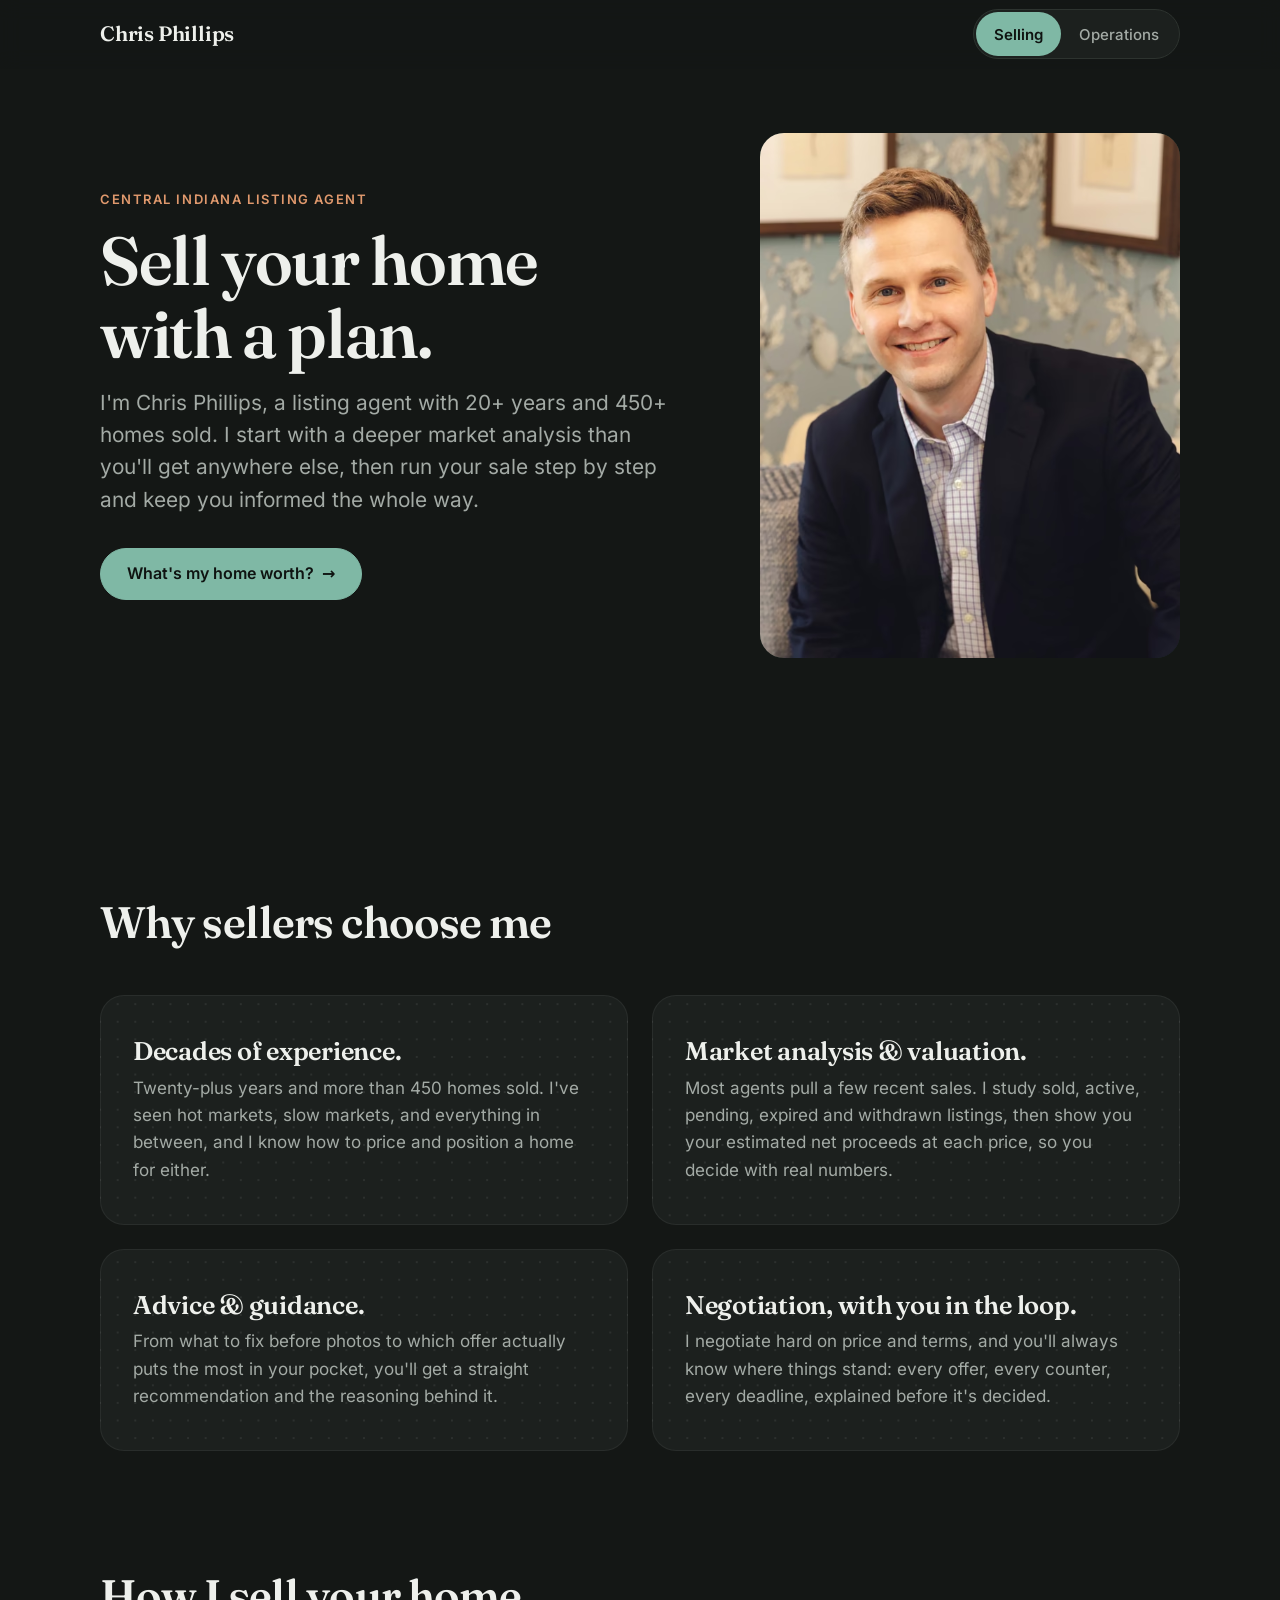
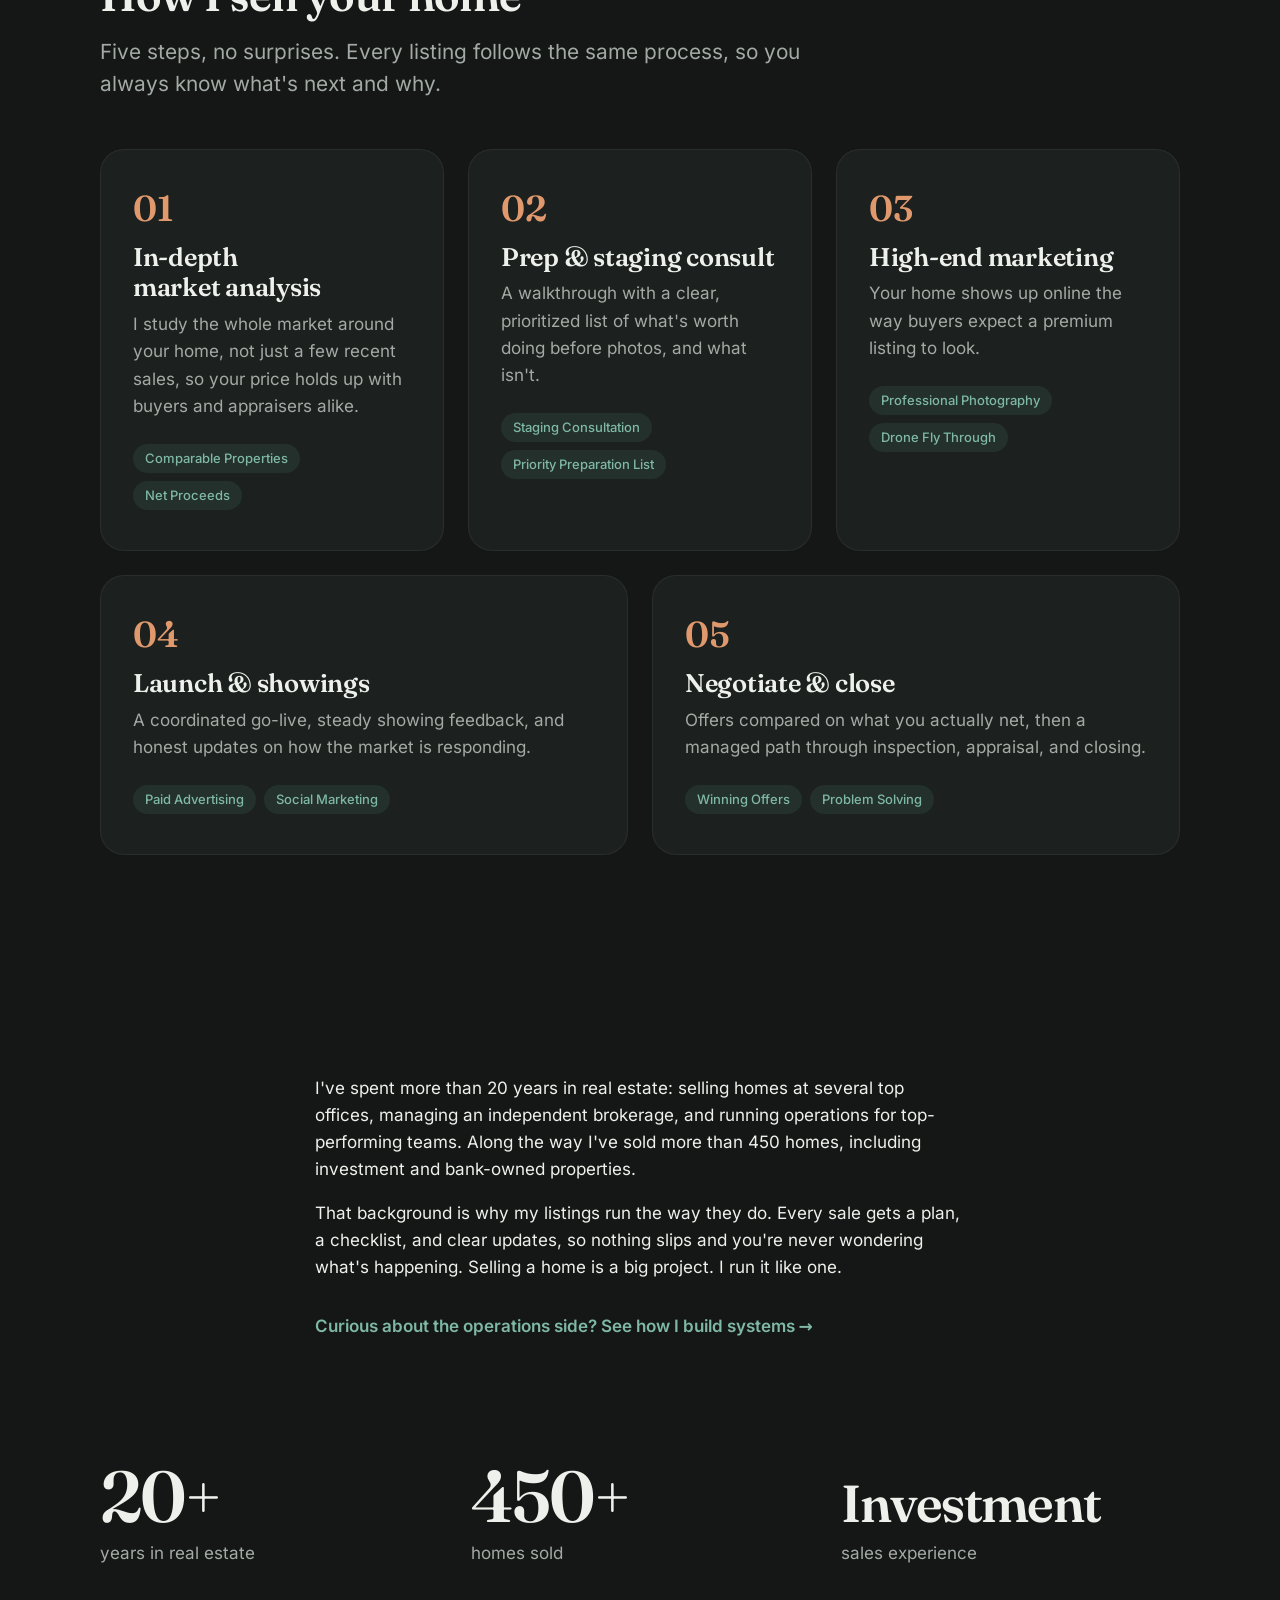
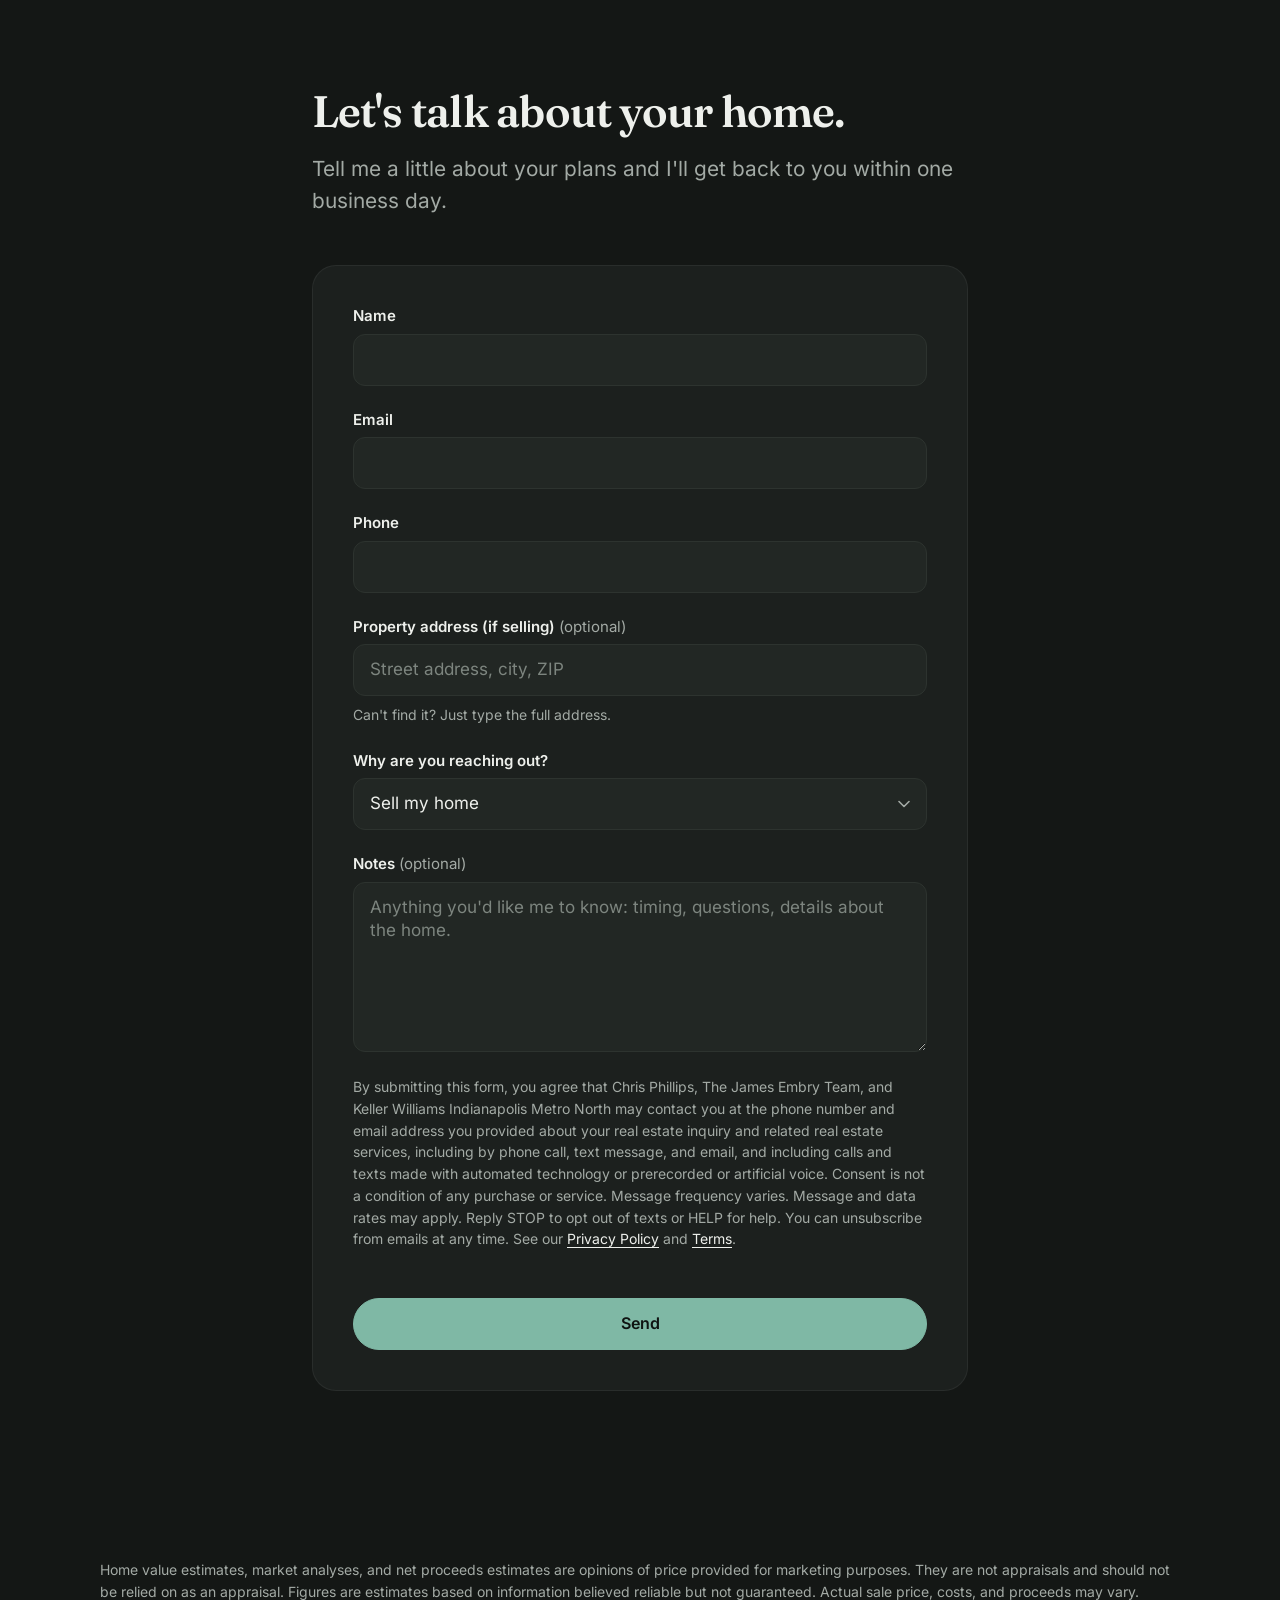
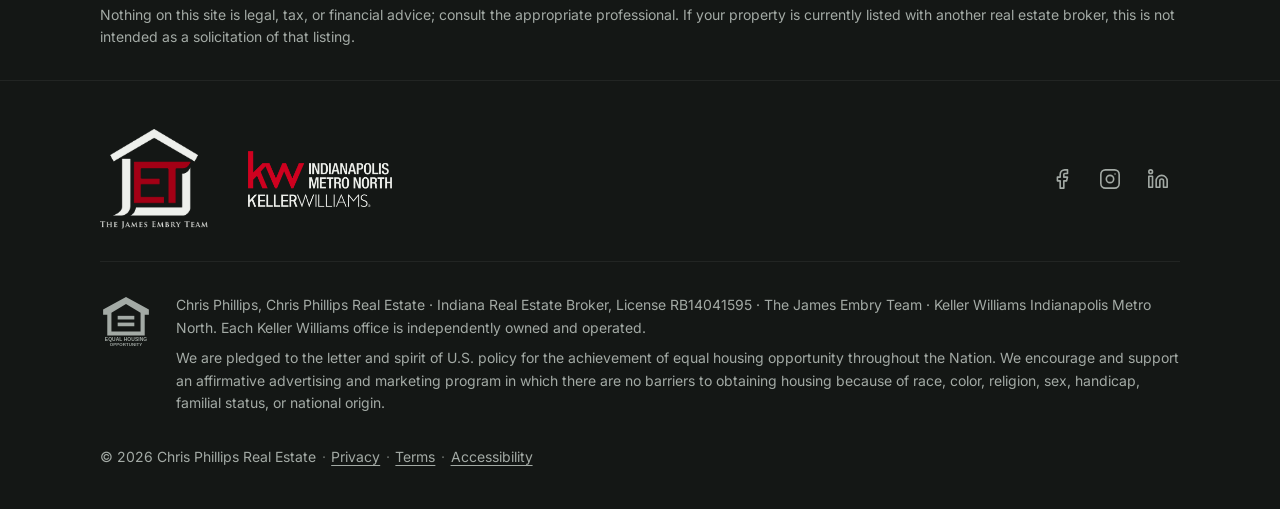
<file: index.html>
<!doctype html>
<html lang="en">
<head>
<!-- PARTIAL:head START -->
<meta charset="utf-8">
<meta name="viewport" content="width=device-width, initial-scale=1, viewport-fit=cover">
<meta name="color-scheme" content="dark">
<meta name="theme-color" content="#141715">
<link rel="icon" href="/favicon.ico" sizes="48x48">
<link rel="icon" href="/favicon.svg" type="image/svg+xml">
<link rel="apple-touch-icon" href="/apple-touch-icon.png">
<link rel="manifest" href="/site.webmanifest">
<link rel="preload" href="/assets/fonts/fraunces-600-opsz-latin.woff2" as="font" type="font/woff2" crossorigin>
<link rel="stylesheet" href="/assets/css/site.css">
<script src="/assets/js/site.js" defer></script>
<!-- PARTIAL:head END -->
<link rel="preload" href="/forms.json" as="fetch" crossorigin>
<script src="/assets/js/site-config.js" defer></script>
<script src="/assets/js/forms.js" defer></script>
<script src="/assets/js/fx-image.js" defer></script>
<script src="/assets/js/fx-cards.js" defer></script>
<title>Chris Phillips | Listing Agent for Greenwood &amp; Center Grove Home Sellers</title>
<meta name="description" content="Chris Phillips is a listing agent for Greenwood and Center Grove home sellers: 20+ years, 450+ homes sold, a deeper market analysis and a clear plan for your sale.">
<link rel="canonical" href="https://chrisphillips.co/">
<meta property="og:type" content="website">
<meta property="og:site_name" content="Chris Phillips Real Estate">
<meta property="og:title" content="Chris Phillips | Listing Agent for Greenwood &amp; Center Grove Home Sellers">
<meta property="og:description" content="A listing agent with 20+ years and 450+ homes sold: a deeper market analysis and a clear plan for your sale.">
<meta property="og:url" content="https://chrisphillips.co/">
<meta property="og:image" content="https://chrisphillips.co/assets/img/og-home.jpg">
<meta property="og:image:width" content="1200">
<meta property="og:image:height" content="630">
<meta property="og:image:alt" content="Chris Phillips, listing agent for Greenwood and Center Grove home sellers">
<meta name="twitter:card" content="summary_large_image">
<script type="application/ld+json">
{
  "@context": "https://schema.org",
  "@type": "RealEstateAgent",
  "name": "Chris Phillips",
  "url": "https://chrisphillips.co/",
  "image": "https://chrisphillips.co/assets/img/chris-phillips-800.jpg",
  "description": "Listing agent for Greenwood and Center Grove home sellers: 20+ years in real estate and 450+ homes sold.",
  "areaServed": [
    {
      "@type": "City",
      "name": "Greenwood, IN"
    },
    {
      "@type": "City",
      "name": "Center Grove, IN"
    },
    {
      "@type": "City",
      "name": "Bargersville, IN"
    },
    {
      "@type": "City",
      "name": "Whiteland, IN"
    }
  ],
  "parentOrganization": {
    "@type": "RealEstateAgent",
    "name": "Keller Williams Indianapolis Metro North"
  },
  "sameAs": [
    "https://www.facebook.com/people/Chris-Phillips-Real-Estate/61596428678507/",
    "https://www.instagram.com/chris_phillips_realtor/",
    "https://www.linkedin.com/in/chris-phillips-898822282"
  ]
}
</script>
</head>
<body data-section="selling">
<!-- PARTIAL:header START -->
<a class="skip-link" href="#main">Skip to content</a>
<header class="topbar">
  <div class="wrap topbar__inner">
    <a class="brand" href="/">Chris Phillips</a>
    <nav class="toggle" aria-label="Site sections">
      <a class="toggle__link" href="/" data-section="selling">Selling</a>
      <a class="toggle__link" href="/operations/" data-section="operations">Operations</a>
    </nav>
  </div>
</header>
<!-- PARTIAL:header END -->
<main id="main" tabindex="-1">
  <section class="wrap hero hero--home" aria-labelledby="hero-title">
    <div class="hero__text">
      <p class="eyebrow">Central Indiana Listing Agent</p>
      <h1 id="hero-title">Sell your home with a plan.</h1>
      <p class="lede">I'm Chris Phillips, a listing agent with 20+ years and 450+ homes sold. I start with a deeper market analysis than you'll get anywhere else, then run your sale step by step and keep you informed the whole way.</p>
      <div class="btns">
        <a class="btn btn--primary" href="/home-value/">What's my home worth? <span class="arrow" aria-hidden="true">→</span></a>
      </div>
    </div>
    <div class="hero__media">
      <div class="portrait fx-frame">
        <picture>
          <source type="image/avif" srcset="/assets/img/chris-phillips-400.avif 400w, /assets/img/chris-phillips-600.avif 600w, /assets/img/chris-phillips-800.avif 800w" sizes="(min-width: 1024px) 420px, 200px">
          <source type="image/webp" srcset="/assets/img/chris-phillips-400.webp 400w, /assets/img/chris-phillips-600.webp 600w, /assets/img/chris-phillips-800.webp 800w" sizes="(min-width: 1024px) 420px, 200px">
          <img src="/assets/img/chris-phillips-800.jpg" srcset="/assets/img/chris-phillips-400.jpg 400w, /assets/img/chris-phillips-600.jpg 600w, /assets/img/chris-phillips-800.jpg 800w" sizes="(min-width: 1024px) 420px, 200px" width="800" height="1000" alt="Chris Phillips" fetchpriority="high" data-fx>
        </picture>
      </div>
    </div>
  </section>

  <section class="section" id="why" aria-labelledby="why-title">
    <div class="wrap">
      <div class="section-head">
        <h2 id="why-title">Why sellers choose me</h2>
      </div>
      <div class="grid grid--2">
        <article class="card card--dots fx-card">
          <h3>Decades of experience.</h3>
          <p>Twenty-plus years and more than 450 homes sold. I've seen hot markets, slow markets, and everything in between, and I know how to price and position a home for either.</p>
        </article>
        <article class="card card--dots fx-card">
          <h3>Market analysis &amp; valuation.</h3>
          <p>Most agents pull a few recent sales. I study sold, active, pending, expired and withdrawn listings, then show you your estimated net proceeds at each price, so you decide with real numbers.</p>
        </article>
        <article class="card card--dots fx-card">
          <h3>Advice &amp; guidance.</h3>
          <p>From what to fix before photos to which offer actually puts the most in your pocket, you'll get a straight recommendation and the reasoning behind it.</p>
        </article>
        <article class="card card--dots fx-card">
          <h3>Negotiation, with you in the loop.</h3>
          <p>I negotiate hard on price and terms, and you'll always know where things stand: every offer, every counter, every deadline, explained before it's decided.</p>
        </article>
      </div>
    </div>
  </section>

  <section class="section" id="process" aria-labelledby="process-title">
    <div class="wrap">
      <div class="section-head">
        <h2 id="process-title">How I sell your home</h2>
        <p class="lede">Five steps, no surprises. Every listing follows the same process, so you always know what's next and why.</p>
      </div>
      <ol class="steps">
        <li class="step card fx-card">
          <span class="step__num" aria-hidden="true"></span>
          <h3>In-depth market analysis</h3>
          <p>I study the whole market around your home, not just a few recent sales, so your price holds up with buyers and appraisers alike.</p>
          <ul class="chips">
            <li>Comparable Properties</li>
            <li>Net Proceeds</li>
          </ul>
        </li>
        <li class="step card fx-card">
          <span class="step__num" aria-hidden="true"></span>
          <h3>Prep &amp; staging consult</h3>
          <p>A walkthrough with a clear, prioritized list of what's worth doing before photos, and what isn't.</p>
          <ul class="chips">
            <li>Staging Consultation</li>
            <li>Priority Preparation List</li>
          </ul>
        </li>
        <li class="step card fx-card">
          <span class="step__num" aria-hidden="true"></span>
          <h3>High-end marketing</h3>
          <p>Your home shows up online the way buyers expect a premium listing to look.</p>
          <ul class="chips">
            <li>Professional Photography</li>
            <li>Drone Fly Through</li>
          </ul>
        </li>
        <li class="step card fx-card">
          <span class="step__num" aria-hidden="true"></span>
          <h3>Launch &amp; showings</h3>
          <p>A coordinated go-live, steady showing feedback, and honest updates on how the market is responding.</p>
          <ul class="chips">
            <li>Paid Advertising</li>
            <li>Social Marketing</li>
          </ul>
        </li>
        <li class="step card fx-card">
          <span class="step__num" aria-hidden="true"></span>
          <h3>Negotiate &amp; close</h3>
          <p>Offers compared on what you actually net, then a managed path through inspection, appraisal, and closing.</p>
          <ul class="chips">
            <li>Winning Offers</li>
            <li>Problem Solving</li>
          </ul>
        </li>
      </ol>
    </div>
  </section>

  <section class="section" id="about" aria-labelledby="about-title">
    <div class="wrap narrow prose">
      <h2 id="about-title">About Chris</h2>
      <p>I've spent more than 20 years in real estate: selling homes at several top offices, managing an independent brokerage, and running operations for top-performing teams. Along the way I've sold more than 450 homes, including investment and bank-owned properties.</p>
      <p>That background is why my listings run the way they do. Every sale gets a plan, a checklist, and clear updates, so nothing slips and you're never wondering what's happening. Selling a home is a big project. I run it like one.</p>
      <p class="section-link"><a class="link-arrow" href="/operations/">Curious about the operations side? See how I build systems <span aria-hidden="true">→</span></a></p>
    </div>
  </section>

  <section class="section" id="record" aria-labelledby="record-title">
    <div class="wrap">
      <h2 id="record-title" class="visually-hidden">Track record</h2>
      <ul class="stats">
        <li class="stat"><span class="stat__num">20+</span><span class="stat__label">years in real estate</span></li>
        <li class="stat"><span class="stat__num">450+</span><span class="stat__label">homes sold</span></li>
        <li class="stat"><span class="stat__num stat__num--word">Investment</span><span class="stat__label">sales experience</span></li>
      </ul>

      <!-- REVIEWS: hidden until there are real reviews (spec 4.1 §6, 4.5).
           To show it: copy the sample card below once per review, fill it in,
           and remove the word "hidden" from the next line. Each review needs
           permission on file, real attribution, and no edits that change its meaning. -->
      <div class="reviews" id="reviews" hidden>
        <h3 class="reviews__title">What sellers say</h3>
        <ul class="grid grid--3 reviews__list">
          <li class="card review">
            <blockquote><p>Review text, exactly as written.</p></blockquote>
            <p class="review__meta">Name or initials · Area · Source (Google, Zillow…) · Month year</p>
          </li>
        </ul>
      </div>
    </div>
  </section>

  <section class="section" id="contact" aria-labelledby="contact-title">
    <div class="wrap narrow">
      <div class="section-head">
        <h2 id="contact-title">Let's talk about your home.</h2>
        <p class="lede">Tell me a little about your plans and I'll get back to you within one business day.</p>
      </div>
      <div class="form-card">
        <div data-form="home-contact" data-prefill="reason:Sell my home">
          <p class="form-loading">Loading form…</p>
          <noscript><p class="noscript-note">This form needs JavaScript. Please turn it on, or try another browser.</p></noscript>
        </div>
      </div>
    </div>
  </section>
</main>
<!-- PARTIAL:disclaimer START -->
<aside class="disclaimer" aria-label="Disclaimer">
  <div class="wrap">
    <p>Home value estimates, market analyses, and net proceeds estimates are opinions of price provided for marketing purposes. They are not appraisals and should not be relied on as an appraisal. Figures are estimates based on information believed reliable but not guaranteed. Actual sale price, costs, and proceeds may vary. Nothing on this site is legal, tax, or financial advice; consult the appropriate professional. If your property is currently listed with another real estate broker, this is not intended as a solicitation of that listing.</p>
  </div>
</aside>
<!-- PARTIAL:disclaimer END -->
<!-- PARTIAL:footer START -->
<footer class="site-footer">
  <div class="wrap">
    <div class="footer__top">
      <div class="footer__brands">
        <img class="logo-jet" src="/assets/img/logos/jet-dark.png" alt="The James Embry Team" width="320" height="295" loading="lazy" decoding="async">
        <img class="logo-kw" src="/assets/img/logos/kw-dark.png" alt="Keller Williams Indianapolis Metro North" width="560" height="218" loading="lazy" decoding="async">
      </div>
      <ul class="social" aria-label="Chris Phillips on social media">
        <li><a href="https://www.facebook.com/people/Chris-Phillips-Real-Estate/61596428678507/" target="_blank" rel="noopener" aria-label="Facebook (opens in a new tab)"><svg viewBox="0 0 24 24" fill="none" stroke="currentColor" stroke-width="1.75" stroke-linecap="round" stroke-linejoin="round" aria-hidden="true" focusable="false"><path d="M18 2h-3a5 5 0 0 0-5 5v3H7v4h3v8h4v-8h3l1-4h-4V7a1 1 0 0 1 1-1h3z"/></svg></a></li>
        <li><a href="https://www.instagram.com/chris_phillips_realtor/" target="_blank" rel="noopener" aria-label="Instagram (opens in a new tab)"><svg viewBox="0 0 24 24" fill="none" stroke="currentColor" stroke-width="1.75" stroke-linecap="round" stroke-linejoin="round" aria-hidden="true" focusable="false"><rect x="2" y="2" width="20" height="20" rx="5"/><circle cx="12" cy="12" r="4"/><path d="M17.5 6.5h.01"/></svg></a></li>
        <li><a href="https://www.linkedin.com/in/chris-phillips-898822282" target="_blank" rel="noopener" aria-label="LinkedIn (opens in a new tab)"><svg viewBox="0 0 24 24" fill="none" stroke="currentColor" stroke-width="1.75" stroke-linecap="round" stroke-linejoin="round" aria-hidden="true" focusable="false"><path d="M16 8a6 6 0 0 1 6 6v7h-4v-7a2 2 0 0 0-4 0v7h-4v-7a6 6 0 0 1 6-6z"/><rect x="2" y="9" width="4" height="12"/><circle cx="4" cy="4" r="2"/></svg></a></li>
      </ul>
    </div>
    <div class="footer__legal">
      <svg class="eho" xmlns="http://www.w3.org/2000/svg" viewBox="0 0 100 100" role="img" aria-label="Equal Housing Opportunity"><path d="M50 6 6 30v10h8v40h72V40h8V30L50 6Zm28 66H22V36l28-17 28 17v36Z" fill="currentColor"/><rect x="34" y="42" width="32" height="7" fill="currentColor"/><rect x="34" y="55" width="32" height="7" fill="currentColor"/><text x="50" y="91" text-anchor="middle" font-family="Arial, Helvetica, sans-serif" font-weight="700" font-size="9.4" letter-spacing=".2" fill="currentColor">EQUAL HOUSING</text><text x="50" y="100" text-anchor="middle" font-family="Arial, Helvetica, sans-serif" font-weight="700" font-size="8.4" letter-spacing=".2" fill="currentColor">OPPORTUNITY</text></svg>
      <div class="footer__text">
        <p>Chris Phillips, Chris Phillips Real Estate · Indiana Real Estate Broker, License RB14041595 · The James Embry Team · Keller Williams Indianapolis Metro North. Each Keller Williams office is independently owned and operated.</p>
        <p>We are pledged to the letter and spirit of U.S. policy for the achievement of equal housing opportunity throughout the Nation. We encourage and support an affirmative advertising and marketing program in which there are no barriers to obtaining housing because of race, color, religion, sex, handicap, familial status, or national origin.</p>
      </div>
    </div>
    <p class="footer__fine">© <span data-year>2026</span> Chris Phillips Real Estate<span class="sep" aria-hidden="true">·</span><a href="/privacy/">Privacy</a><span class="sep" aria-hidden="true">·</span><a href="/terms/">Terms</a><span class="sep" aria-hidden="true">·</span><a href="/accessibility/">Accessibility</a></p>
  </div>
</footer>
<!-- PARTIAL:footer END -->
</body>
</html>
</file>
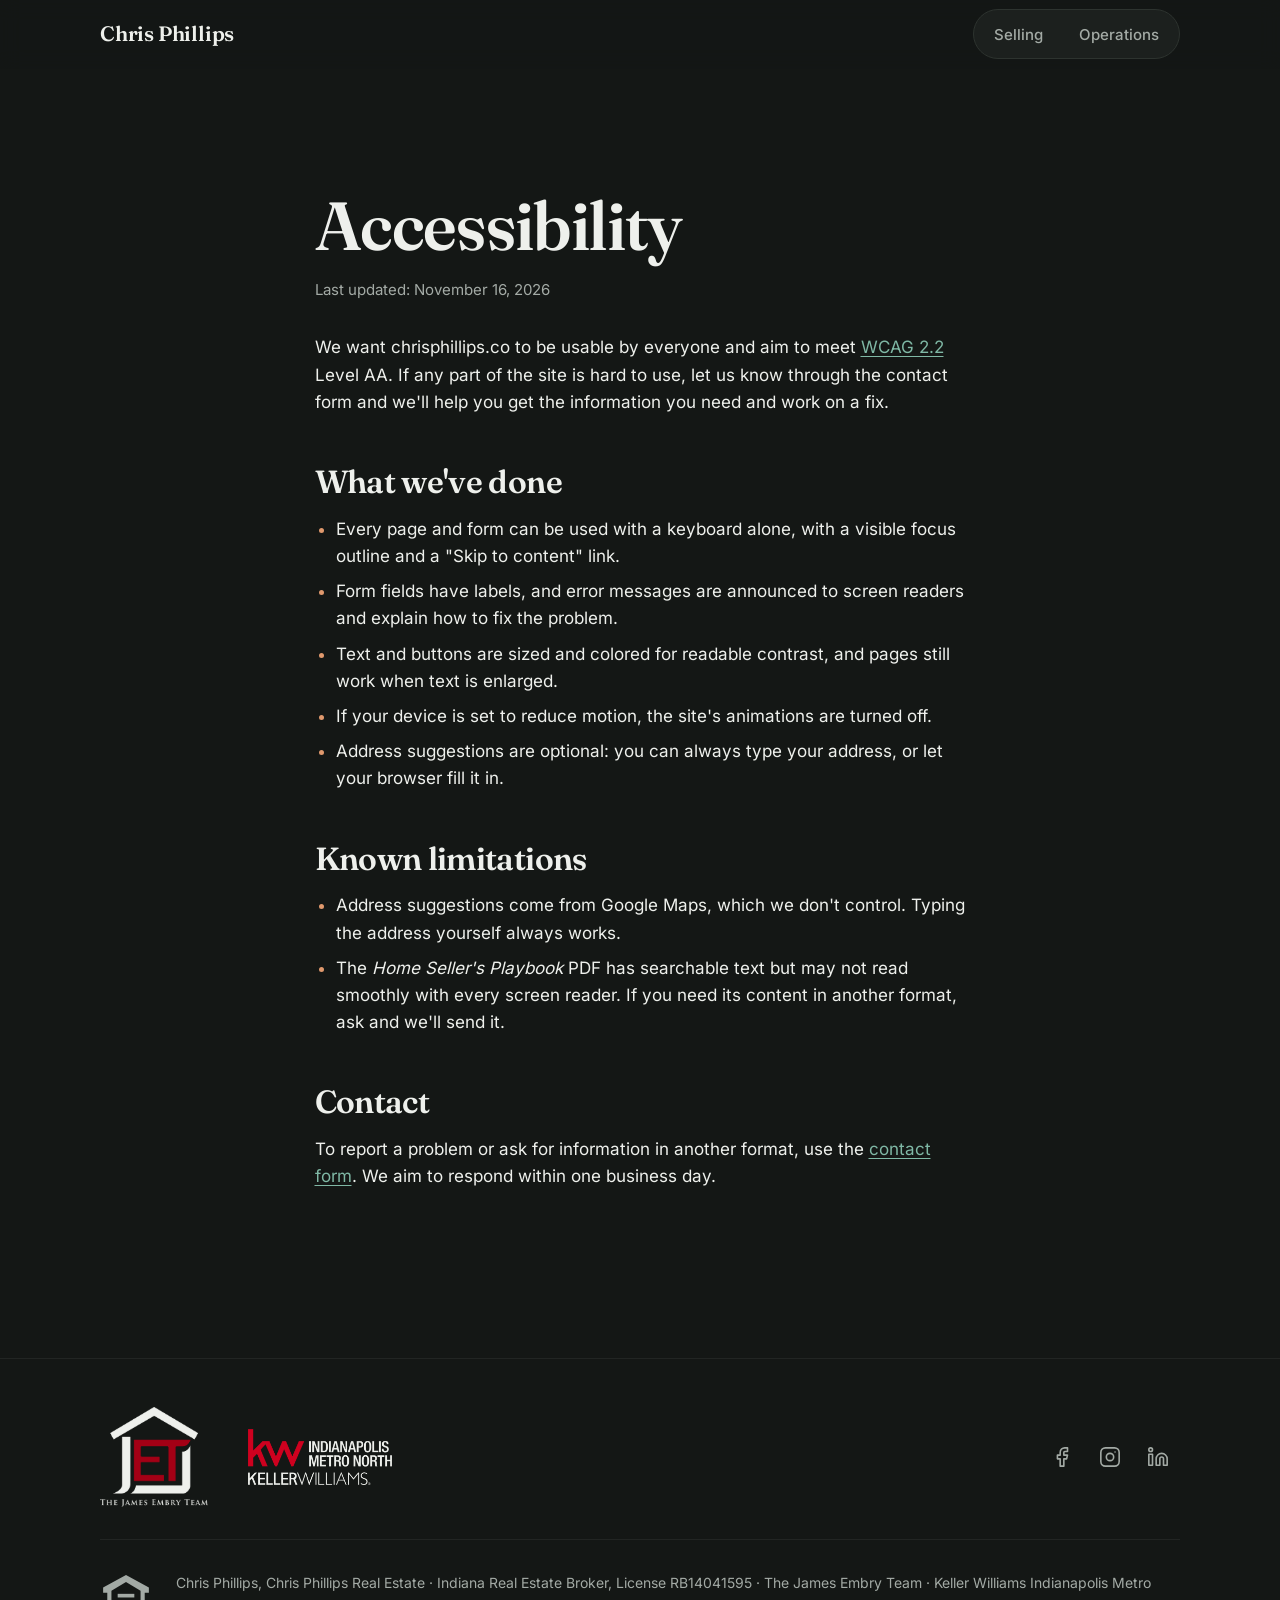
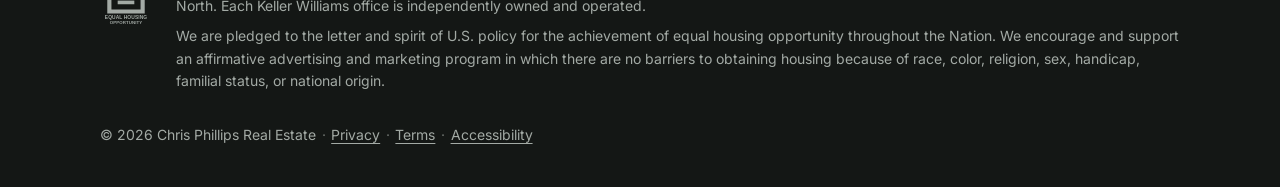
<file: accessibility/index.html>
<!doctype html>
<html lang="en">
<head>
<!-- PARTIAL:head START -->
<meta charset="utf-8">
<meta name="viewport" content="width=device-width, initial-scale=1, viewport-fit=cover">
<meta name="color-scheme" content="dark">
<meta name="theme-color" content="#141715">
<link rel="icon" href="/favicon.ico" sizes="48x48">
<link rel="icon" href="/favicon.svg" type="image/svg+xml">
<link rel="apple-touch-icon" href="/apple-touch-icon.png">
<link rel="manifest" href="/site.webmanifest">
<link rel="preload" href="/assets/fonts/fraunces-600-opsz-latin.woff2" as="font" type="font/woff2" crossorigin>
<link rel="stylesheet" href="/assets/css/site.css">
<script src="/assets/js/site.js" defer></script>
<!-- PARTIAL:head END -->
<title>Accessibility | Chris Phillips Real Estate</title>
<meta name="description" content="Our commitment to an accessible website, what we've done, known limitations, and how to ask for help.">
<link rel="canonical" href="https://chrisphillips.co/accessibility/">
</head>
<body>
<!-- PARTIAL:header START -->
<a class="skip-link" href="#main">Skip to content</a>
<header class="topbar">
  <div class="wrap topbar__inner">
    <a class="brand" href="/">Chris Phillips</a>
    <nav class="toggle" aria-label="Site sections">
      <a class="toggle__link" href="/" data-section="selling">Selling</a>
      <a class="toggle__link" href="/operations/" data-section="operations">Operations</a>
    </nav>
  </div>
</header>
<!-- PARTIAL:header END -->
<main id="main" tabindex="-1">
  <section class="section">
    <div class="wrap prose">
      <h1>Accessibility</h1>
      <p class="updated">Last updated: November 16, 2026</p>
      <p>We want chrisphillips.co to be usable by everyone and aim to meet <a href="https://www.w3.org/TR/WCAG22/" target="_blank" rel="noopener">WCAG 2.2</a> Level AA. If any part of the site is hard to use, let us know through the contact form and we'll help you get the information you need and work on a fix.</p>

      <h2>What we've done</h2>
      <ul>
        <li>Every page and form can be used with a keyboard alone, with a visible focus outline and a "Skip to content" link.</li>
        <li>Form fields have labels, and error messages are announced to screen readers and explain how to fix the problem.</li>
        <li>Text and buttons are sized and colored for readable contrast, and pages still work when text is enlarged.</li>
        <li>If your device is set to reduce motion, the site's animations are turned off.</li>
        <li>Address suggestions are optional: you can always type your address, or let your browser fill it in.</li>
      </ul>

      <h2>Known limitations</h2>
      <ul>
        <li>Address suggestions come from Google Maps, which we don't control. Typing the address yourself always works.</li>
        <li>The <em>Home Seller's Playbook</em> PDF has searchable text but may not read smoothly with every screen reader. If you need its content in another format, ask and we'll send it.</li>
      </ul>

      <h2>Contact</h2>
      <p>To report a problem or ask for information in another format, use the <a href="/#contact">contact form</a>. We aim to respond within one business day.</p>
    </div>
  </section>
</main>
<!-- PARTIAL:footer START -->
<footer class="site-footer">
  <div class="wrap">
    <div class="footer__top">
      <div class="footer__brands">
        <img class="logo-jet" src="/assets/img/logos/jet-dark.png" alt="The James Embry Team" width="320" height="295" loading="lazy" decoding="async">
        <img class="logo-kw" src="/assets/img/logos/kw-dark.png" alt="Keller Williams Indianapolis Metro North" width="560" height="218" loading="lazy" decoding="async">
      </div>
      <ul class="social" aria-label="Chris Phillips on social media">
        <li><a href="https://www.facebook.com/people/Chris-Phillips-Real-Estate/61596428678507/" target="_blank" rel="noopener" aria-label="Facebook (opens in a new tab)"><svg viewBox="0 0 24 24" fill="none" stroke="currentColor" stroke-width="1.75" stroke-linecap="round" stroke-linejoin="round" aria-hidden="true" focusable="false"><path d="M18 2h-3a5 5 0 0 0-5 5v3H7v4h3v8h4v-8h3l1-4h-4V7a1 1 0 0 1 1-1h3z"/></svg></a></li>
        <li><a href="https://www.instagram.com/chris_phillips_realtor/" target="_blank" rel="noopener" aria-label="Instagram (opens in a new tab)"><svg viewBox="0 0 24 24" fill="none" stroke="currentColor" stroke-width="1.75" stroke-linecap="round" stroke-linejoin="round" aria-hidden="true" focusable="false"><rect x="2" y="2" width="20" height="20" rx="5"/><circle cx="12" cy="12" r="4"/><path d="M17.5 6.5h.01"/></svg></a></li>
        <li><a href="https://www.linkedin.com/in/chris-phillips-898822282" target="_blank" rel="noopener" aria-label="LinkedIn (opens in a new tab)"><svg viewBox="0 0 24 24" fill="none" stroke="currentColor" stroke-width="1.75" stroke-linecap="round" stroke-linejoin="round" aria-hidden="true" focusable="false"><path d="M16 8a6 6 0 0 1 6 6v7h-4v-7a2 2 0 0 0-4 0v7h-4v-7a6 6 0 0 1 6-6z"/><rect x="2" y="9" width="4" height="12"/><circle cx="4" cy="4" r="2"/></svg></a></li>
      </ul>
    </div>
    <div class="footer__legal">
      <svg class="eho" xmlns="http://www.w3.org/2000/svg" viewBox="0 0 100 100" role="img" aria-label="Equal Housing Opportunity"><path d="M50 6 6 30v10h8v40h72V40h8V30L50 6Zm28 66H22V36l28-17 28 17v36Z" fill="currentColor"/><rect x="34" y="42" width="32" height="7" fill="currentColor"/><rect x="34" y="55" width="32" height="7" fill="currentColor"/><text x="50" y="91" text-anchor="middle" font-family="Arial, Helvetica, sans-serif" font-weight="700" font-size="9.4" letter-spacing=".2" fill="currentColor">EQUAL HOUSING</text><text x="50" y="100" text-anchor="middle" font-family="Arial, Helvetica, sans-serif" font-weight="700" font-size="8.4" letter-spacing=".2" fill="currentColor">OPPORTUNITY</text></svg>
      <div class="footer__text">
        <p>Chris Phillips, Chris Phillips Real Estate · Indiana Real Estate Broker, License RB14041595 · The James Embry Team · Keller Williams Indianapolis Metro North. Each Keller Williams office is independently owned and operated.</p>
        <p>We are pledged to the letter and spirit of U.S. policy for the achievement of equal housing opportunity throughout the Nation. We encourage and support an affirmative advertising and marketing program in which there are no barriers to obtaining housing because of race, color, religion, sex, handicap, familial status, or national origin.</p>
      </div>
    </div>
    <p class="footer__fine">© <span data-year>2026</span> Chris Phillips Real Estate<span class="sep" aria-hidden="true">·</span><a href="/privacy/">Privacy</a><span class="sep" aria-hidden="true">·</span><a href="/terms/">Terms</a><span class="sep" aria-hidden="true">·</span><a href="/accessibility/">Accessibility</a></p>
  </div>
</footer>
<!-- PARTIAL:footer END -->
</body>
</html>
</file>
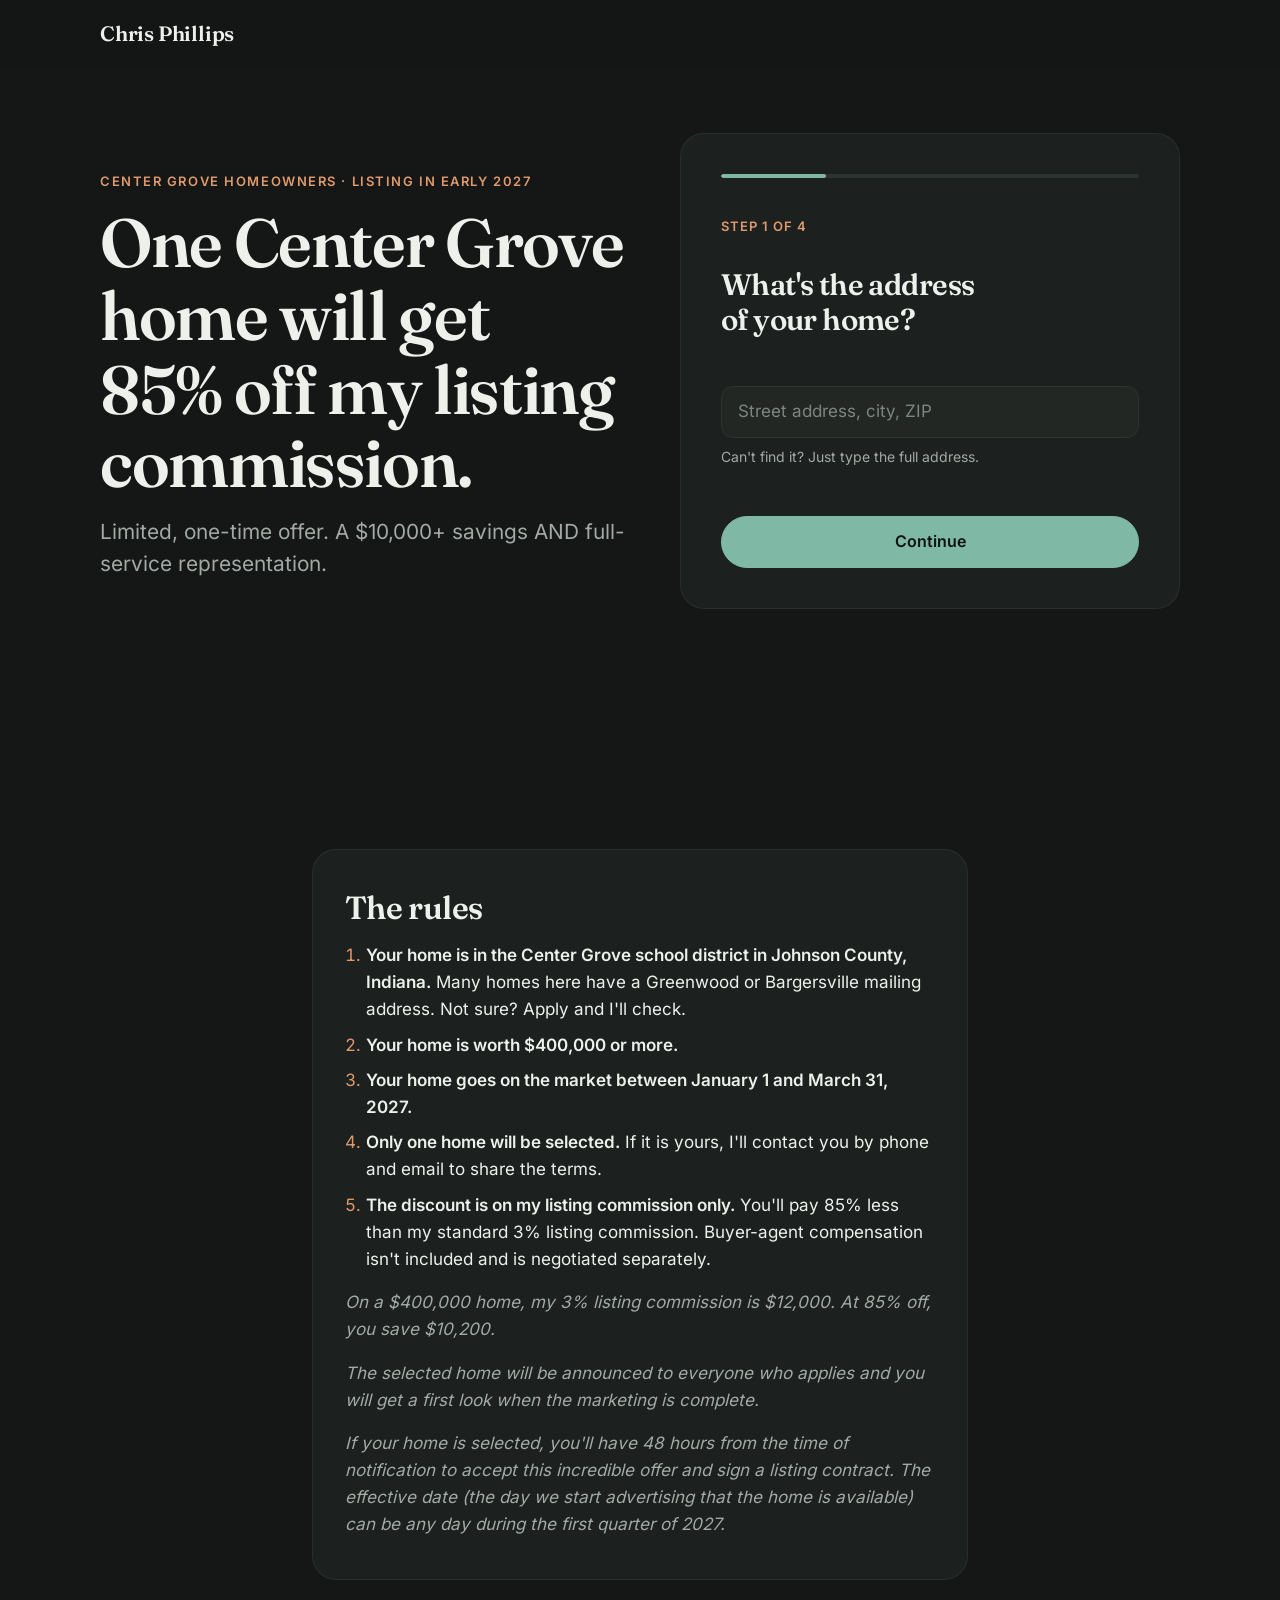
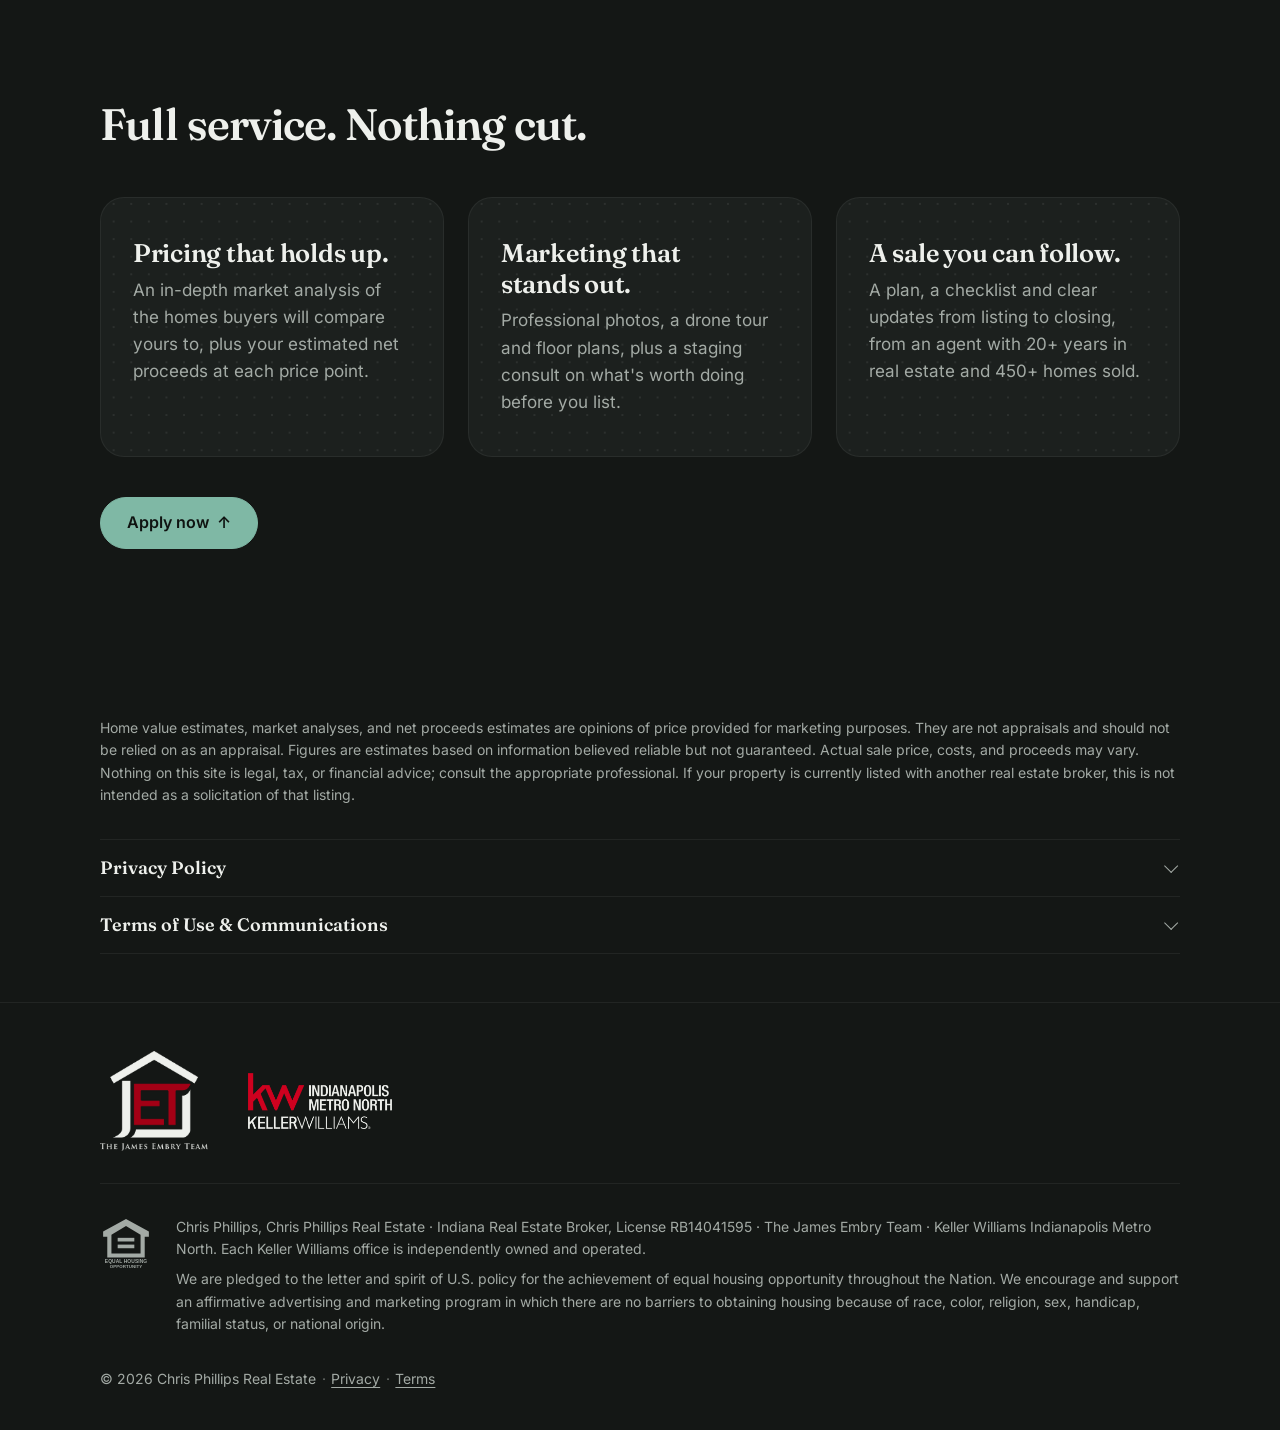
<file: center-grove/index.html>
<!doctype html>
<html lang="en">
<head>
<!-- PARTIAL:head START -->
<meta charset="utf-8">
<meta name="viewport" content="width=device-width, initial-scale=1, viewport-fit=cover">
<meta name="color-scheme" content="dark">
<meta name="theme-color" content="#141715">
<link rel="icon" href="/favicon.ico" sizes="48x48">
<link rel="icon" href="/favicon.svg" type="image/svg+xml">
<link rel="apple-touch-icon" href="/apple-touch-icon.png">
<link rel="manifest" href="/site.webmanifest">
<link rel="preload" href="/assets/fonts/fraunces-600-opsz-latin.woff2" as="font" type="font/woff2" crossorigin>
<link rel="stylesheet" href="/assets/css/site.css">
<script src="/assets/js/site.js" defer></script>
<!-- PARTIAL:head END -->
<link rel="preload" href="/forms.json" as="fetch" crossorigin>
<script src="/assets/js/site-config.js" defer></script>
<script src="/assets/js/forms.js" defer></script>
<script src="/assets/js/fx-cards.js" defer></script>
<title>85% Off Listing Commission for One Center Grove Home | Chris Phillips</title>
<meta name="description" content="One Center Grove home listing in early 2027 will get 85% off my listing commission, a $10,000+ savings. See the rules and apply.">
<meta name="robots" content="noindex, nofollow">
</head>
<body>
<!-- PARTIAL:header-landing START -->
<header class="topbar topbar--landing">
  <div class="wrap topbar__inner">
    <span class="brand">Chris Phillips</span>
  </div>
</header>
<!-- PARTIAL:header-landing END -->
<main id="main" tabindex="-1">
  <section class="wrap hero hero--landing" aria-labelledby="hero-title">
    <div class="hero__text">
      <p class="eyebrow">Center Grove homeowners · Listing in early 2027</p>
      <h1 id="hero-title">One Center Grove home will get 85% off my listing commission.</h1>
      <p class="lede">Limited, one-time offer. A $10,000+ savings AND full-service representation.</p>
    </div>
    <div class="form-card" id="get-started">
      <div data-form="center-grove-offer">
        <p class="form-loading">Loading form…</p>
        <noscript><p class="noscript-note">This form needs JavaScript. Please turn it on, or try another browser.</p></noscript>
      </div>
    </div>
  </section>

  <!-- Everything below this line supports the form above. Keep the headline and
       form first (spec 10, landing page rule). -->
  <section class="section" id="rules" aria-labelledby="rules-title">
    <div class="wrap narrow">
      <div class="card prose fx-card">
        <h2 id="rules-title">The rules</h2>
        <ol>
          <li><strong>Your home is in the Center Grove school district in Johnson County, Indiana.</strong> Many homes here have a Greenwood or Bargersville mailing address. Not sure? Apply and I'll check.</li>
          <li><strong>Your home is worth $400,000 or more.</strong></li>
          <li><strong>Your home goes on the market between January 1 and March 31, 2027.</strong></li>
          <li><strong>Only one home will be selected.</strong> If it is yours, I'll contact you by phone and email to share the terms.</li>
          <li><strong>The discount is on my listing commission only.</strong> You'll pay 85% less than my standard 3% listing commission. Buyer-agent compensation isn't included and is negotiated separately.</li>
        </ol>
        <p class="muted"><em>On a $400,000 home, my 3% listing commission is $12,000. At 85% off, you save $10,200.</em></p>
        <p class="muted"><em>The selected home will be announced to everyone who applies and you will get a first look when the marketing is complete.</em></p>
        <p class="muted"><em>If your home is selected, you'll have 48 hours from the time of notification to accept this incredible offer and sign a listing contract. The effective date (the day we start advertising that the home is available) can be any day during the first quarter of 2027.</em></p>
      </div>
    </div>
  </section>

  <!-- VIDEO (add later): uncomment, then point src at the hosted video and poster image.
  <section class="section" id="video" aria-label="A message from Chris">
    <div class="wrap narrow">
      <video controls playsinline preload="metadata" poster="/assets/img/center-grove-video-poster.jpg" width="1280" height="720">
        <source src="/assets/video/center-grove-offer.mp4" type="video/mp4">
      </video>
    </div>
  </section>
  -->

  <section class="section" id="included" aria-labelledby="included-title">
    <div class="wrap">
      <div class="section-head">
        <h2 id="included-title">Full service. Nothing cut.</h2>
      </div>
      <div class="grid grid--3">
        <article class="card card--dots fx-card">
          <h3>Pricing that holds up.</h3>
          <p>An in-depth market analysis of the homes buyers will compare yours to, plus your estimated net proceeds at each price point.</p>
        </article>
        <article class="card card--dots fx-card">
          <h3>Marketing that stands out.</h3>
          <p>Professional photos, a drone tour and floor plans, plus a staging consult on what's worth doing before you list.</p>
        </article>
        <article class="card card--dots fx-card">
          <h3>A sale you can follow.</h3>
          <p>A plan, a checklist and clear updates from listing to closing, from an agent with 20+ years in real estate and 450+ homes sold.</p>
        </article>
      </div>
      <p class="end-cta"><a class="btn btn--primary" href="#get-started">Apply now <span class="arrow arrow--up" aria-hidden="true">↑</span></a></p>
    </div>
  </section>
</main>
<!-- PARTIAL:disclaimer START -->
<aside class="disclaimer" aria-label="Disclaimer">
  <div class="wrap">
    <p>Home value estimates, market analyses, and net proceeds estimates are opinions of price provided for marketing purposes. They are not appraisals and should not be relied on as an appraisal. Figures are estimates based on information believed reliable but not guaranteed. Actual sale price, costs, and proceeds may vary. Nothing on this site is legal, tax, or financial advice; consult the appropriate professional. If your property is currently listed with another real estate broker, this is not intended as a solicitation of that listing.</p>
  </div>
</aside>
<!-- PARTIAL:disclaimer END -->
<section class="legal-docs" aria-label="Privacy Policy and Terms">
  <div class="wrap">
    <details class="legal-doc" id="privacy">
      <summary>Privacy Policy</summary>
      <div class="prose legal-doc__body">
<!-- PARTIAL:privacy-text START -->
<p class="updated">Last updated: November 16, 2026</p>
<p>Chris Phillips Real Estate ("we," "us") operates chrisphillips.co. This policy explains what information we collect, how we use it, and your choices.</p>
<h2>Information we collect</h2>
<ul>
  <li><strong>Information you give us:</strong> name, email, phone number, property address, details about your home, timeframe, and any message you send through our forms. Some forms save your answers as you move through each step, so information you enter may be received even if you don't finish the form.</li>
  <li><strong>Information collected automatically:</strong> the page you visited, the referring website, advertising campaign details (such as UTM tags and ad click IDs), browser type, and general usage data collected through analytics tools and cookies.</li>
</ul>
<h2>How we use it</h2>
<ul>
  <li>To respond to your inquiry and provide real estate services, including preparing market analyses.</li>
  <li>To contact you by phone, text, and email as described in our form consent.</li>
  <li>To measure and improve our website and advertising.</li>
  <li>To comply with legal and brokerage recordkeeping obligations.</li>
</ul>
<h2>How we share it</h2>
<ul>
  <li>With The James Embry Team and Keller Williams Indianapolis Metro North as needed to provide real estate services.</li>
  <li>With service providers that run our website and communications (for example, Google for form storage, email, maps/address lookup, and analytics; GitHub for website hosting; Dog CEO for images on our error page). They may use information only to provide their services.</li>
  <li>When required by law or to protect our rights.</li>
  <li><strong>We do not sell your personal information.</strong> <strong>Mobile phone numbers and text message consent are not shared with third parties or affiliates for their own marketing purposes.</strong></li>
</ul>
<h2>Cookies and analytics</h2>
<p>We and our analytics and advertising partners may use cookies and similar technologies to understand site usage and measure ads. You can block cookies in your browser settings; the site will still work.</p>
<h2>Your choices</h2>
<p>Reply STOP to any text to opt out of texts, use the unsubscribe link in any marketing email, or contact us through the website to ask us to access, correct, or delete your information.</p>
<h2>Data retention</h2>
<p>We keep inquiry records as long as needed for the purposes above and for brokerage recordkeeping requirements.</p>
<h2>Security</h2>
<p>We use reasonable safeguards, but no method of transmission or storage is completely secure.</p>
<h2>Children</h2>
<p>This site is not directed to children under 13, and we do not knowingly collect their information.</p>
<h2>Changes</h2>
<p>We may update this policy; the "Last updated" date shows the latest version.</p>
<h2>Contact</h2>
<p>Use the contact form on this site.</p>
<!-- PARTIAL:privacy-text END -->
      </div>
    </details>
    <details class="legal-doc" id="terms">
      <summary>Terms of Use &amp; Communications</summary>
      <div class="prose legal-doc__body">
<!-- PARTIAL:terms-text START -->
<p class="updated">Last updated: November 16, 2026</p>
<h2>Use of the site</h2>
<p>Content on this site is for general information. It may change without notice and is provided as is.</p>
<h2>No agency relationship</h2>
<p>Using this site or submitting a form does not create a brokerage or agency relationship. Any such relationship requires a separate signed written agreement.</p>
<h2>Estimates and analyses</h2>
<p>Home value estimates, market analyses, and net proceeds estimates are opinions of price provided for marketing purposes. They are not appraisals and should not be relied on as an appraisal. Figures are estimates based on information believed reliable but not guaranteed. Actual sale price, costs, and proceeds may vary. Nothing on this site is legal, tax, or financial advice; consult the appropriate professional. If your property is currently listed with another real estate broker, this is not intended as a solicitation of that listing.</p>
<h2>Communications consent</h2>
<p>By submitting a form, you agree to be contacted as described in the consent shown on that form:</p>
<blockquote>By submitting this form, you agree that Chris Phillips, The James Embry Team, and Keller Williams Indianapolis Metro North may contact you at the phone number and email address you provided about your real estate inquiry and related real estate services, including by phone call, text message, and email, and including calls and texts made with automated technology or prerecorded or artificial voice. Consent is not a condition of any purchase or service. Message frequency varies. Message and data rates may apply. Reply STOP to opt out of texts or HELP for help. You can unsubscribe from emails at any time.</blockquote>
<p>You may revoke consent at any time by replying STOP to a text, unsubscribing from email, or telling us through any reasonable means.</p>
<h2>Text messaging program</h2>
<p>Program: Chris Phillips Real Estate real estate updates and inquiry follow-up. Message frequency varies. Message and data rates may apply. Reply STOP to cancel, HELP for help. Carriers are not liable for delayed or undelivered messages.</p>
<h2>Fair housing</h2>
<p>We are committed to equal housing opportunity and comply with all federal, state, and local fair housing laws. We are pledged to the letter and spirit of U.S. policy for the achievement of equal housing opportunity throughout the Nation. We encourage and support an affirmative advertising and marketing program in which there are no barriers to obtaining housing because of race, color, religion, sex, handicap, familial status, or national origin.</p>
<h2>Third-party links and services</h2>
<p>Third-party links and services are not under our control.</p>
<h2>Intellectual property</h2>
<p>Site content, photos, and design belong to Chris Phillips Real Estate or are used with permission. Keller Williams and The James Embry Team names and logos belong to their owners.</p>
<h2>Governing law</h2>
<p>State of Indiana.</p>
<!-- PARTIAL:terms-text END -->
      </div>
    </details>
  </div>
</section>
<!-- PARTIAL:footer-landing START -->
<footer class="site-footer">
  <div class="wrap">
    <div class="footer__top">
      <div class="footer__brands">
        <img class="logo-jet" src="/assets/img/logos/jet-dark.png" alt="The James Embry Team" width="320" height="295" loading="lazy" decoding="async">
        <img class="logo-kw" src="/assets/img/logos/kw-dark.png" alt="Keller Williams Indianapolis Metro North" width="560" height="218" loading="lazy" decoding="async">
      </div>
    </div>
    <div class="footer__legal">
      <svg class="eho" xmlns="http://www.w3.org/2000/svg" viewBox="0 0 100 100" role="img" aria-label="Equal Housing Opportunity"><path d="M50 6 6 30v10h8v40h72V40h8V30L50 6Zm28 66H22V36l28-17 28 17v36Z" fill="currentColor"/><rect x="34" y="42" width="32" height="7" fill="currentColor"/><rect x="34" y="55" width="32" height="7" fill="currentColor"/><text x="50" y="91" text-anchor="middle" font-family="Arial, Helvetica, sans-serif" font-weight="700" font-size="9.4" letter-spacing=".2" fill="currentColor">EQUAL HOUSING</text><text x="50" y="100" text-anchor="middle" font-family="Arial, Helvetica, sans-serif" font-weight="700" font-size="8.4" letter-spacing=".2" fill="currentColor">OPPORTUNITY</text></svg>
      <div class="footer__text">
        <p>Chris Phillips, Chris Phillips Real Estate · Indiana Real Estate Broker, License RB14041595 · The James Embry Team · Keller Williams Indianapolis Metro North. Each Keller Williams office is independently owned and operated.</p>
        <p>We are pledged to the letter and spirit of U.S. policy for the achievement of equal housing opportunity throughout the Nation. We encourage and support an affirmative advertising and marketing program in which there are no barriers to obtaining housing because of race, color, religion, sex, handicap, familial status, or national origin.</p>
      </div>
    </div>
    <p class="footer__fine">© <span data-year>2026</span> Chris Phillips Real Estate<span class="sep" aria-hidden="true">·</span><a href="#privacy">Privacy</a><span class="sep" aria-hidden="true">·</span><a href="#terms">Terms</a></p>
  </div>
</footer>
<!-- PARTIAL:footer-landing END -->
</body>
</html>
</file>
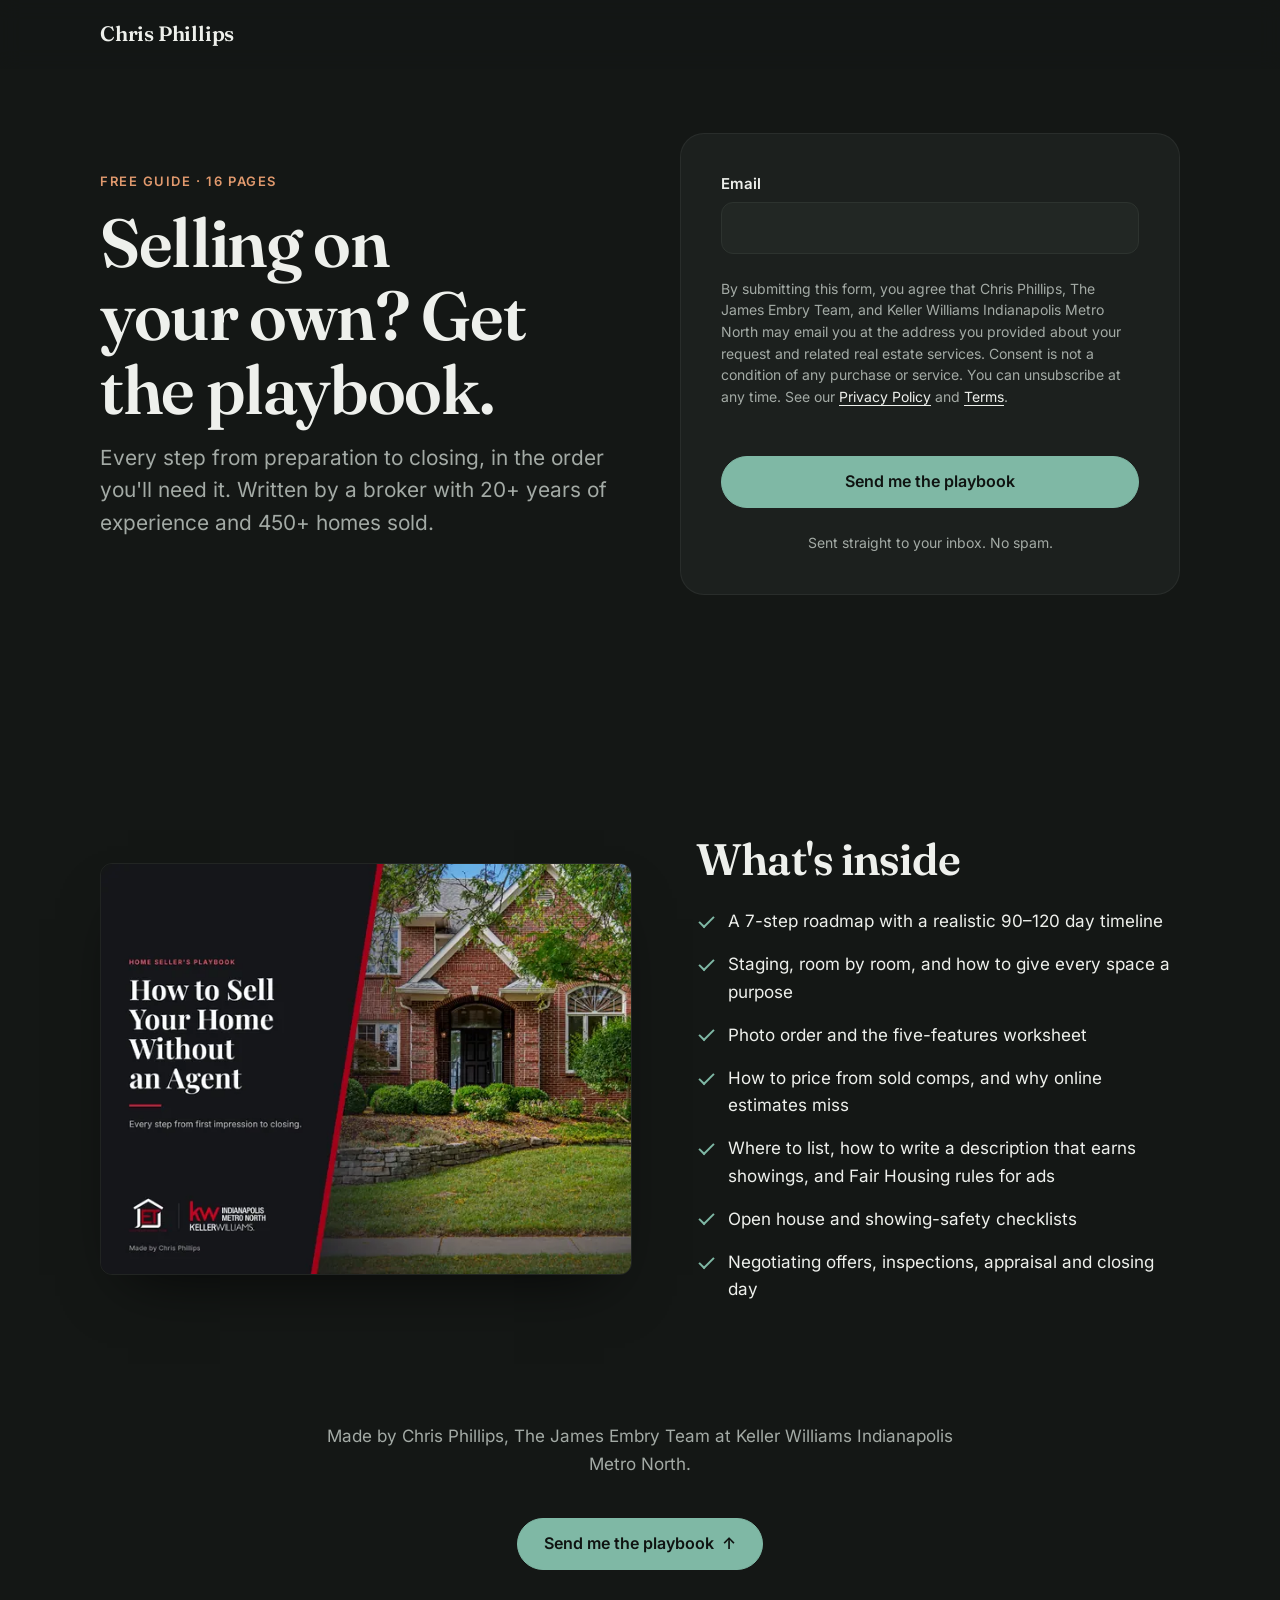
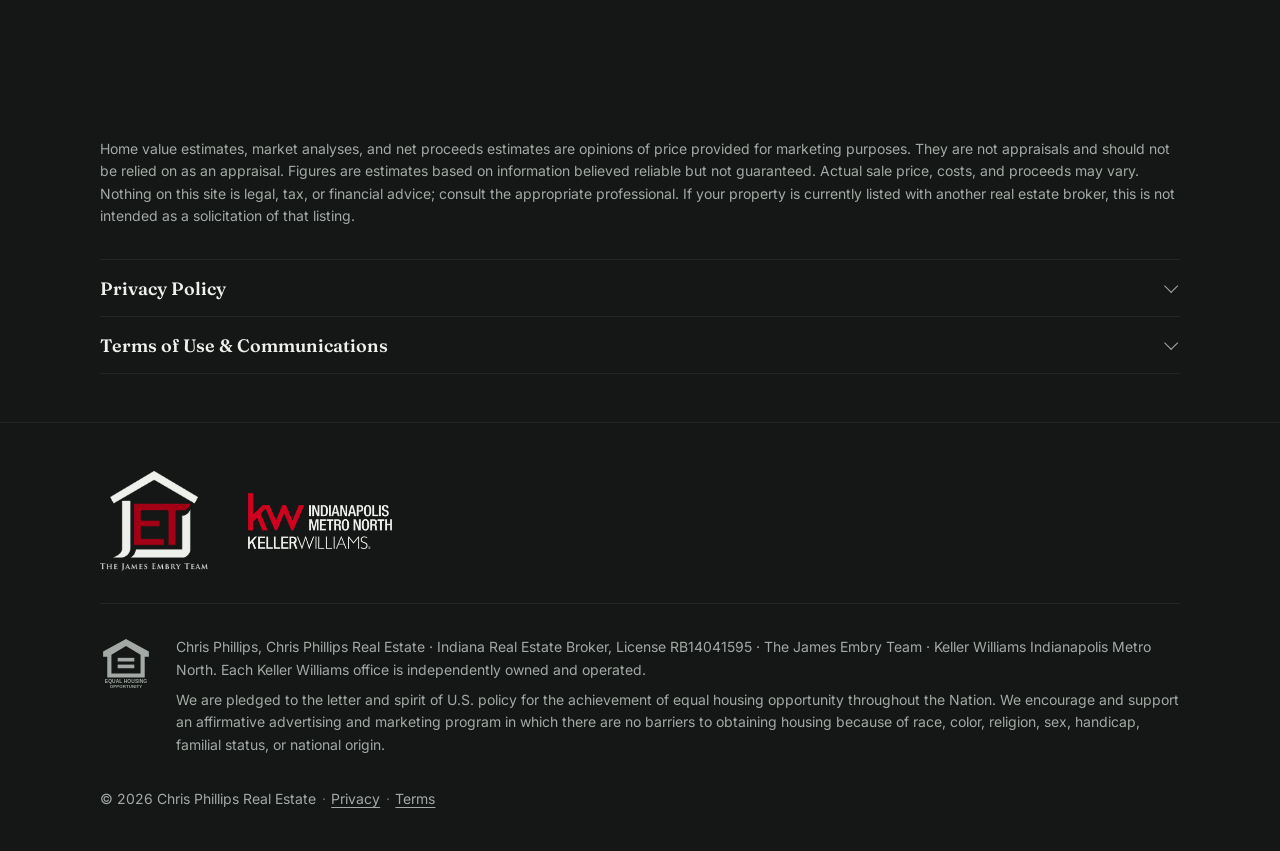
<file: home-sellers-playbook/index.html>
<!doctype html>
<html lang="en">
<head>
<!-- PARTIAL:head START -->
<meta charset="utf-8">
<meta name="viewport" content="width=device-width, initial-scale=1, viewport-fit=cover">
<meta name="color-scheme" content="dark">
<meta name="theme-color" content="#141715">
<link rel="icon" href="/favicon.ico" sizes="48x48">
<link rel="icon" href="/favicon.svg" type="image/svg+xml">
<link rel="apple-touch-icon" href="/apple-touch-icon.png">
<link rel="manifest" href="/site.webmanifest">
<link rel="preload" href="/assets/fonts/fraunces-600-opsz-latin.woff2" as="font" type="font/woff2" crossorigin>
<link rel="stylesheet" href="/assets/css/site.css">
<script src="/assets/js/site.js" defer></script>
<!-- PARTIAL:head END -->
<link rel="preload" href="/forms.json" as="fetch" crossorigin>
<script src="/assets/js/site-config.js" defer></script>
<script src="/assets/js/forms.js" defer></script>
<script src="/assets/js/fx-cards.js" defer></script>
<title>Home Seller's Playbook | Chris Phillips</title>
<meta name="description" content="A free 16-page guide for selling your home on your own: every step from first impression to closing.">
<meta name="robots" content="noindex, nofollow">
</head>
<body>
<!-- PARTIAL:header-landing START -->
<header class="topbar topbar--landing">
  <div class="wrap topbar__inner">
    <span class="brand">Chris Phillips</span>
  </div>
</header>
<!-- PARTIAL:header-landing END -->
<main id="main" tabindex="-1">
  <section class="wrap hero hero--landing" aria-labelledby="hero-title">
    <div class="hero__text">
      <p class="eyebrow">Free guide · 16 pages</p>
      <h1 id="hero-title">Selling on your own? Get the playbook.</h1>
      <p class="lede">Every step from preparation to closing, in the order you'll need it. Written by a broker with 20+ years of experience and 450+ homes sold.</p>
    </div>
    <div class="form-card" id="get-started">
      <div data-form="sellers-playbook">
        <p class="form-loading">Loading form…</p>
        <noscript><p class="noscript-note">This form needs JavaScript. Please turn it on, or try another browser.</p></noscript>
      </div>
    </div>
  </section>

  <!-- Everything below this line supports the form above. Keep the headline and
       form first (spec 10, landing page rule). -->
  <section class="section" id="inside" aria-labelledby="inside-title">
    <div class="wrap">
      <div class="split">
        <figure class="cover">
          <img src="/assets/img/playbook-cover-1200.webp" srcset="/assets/img/playbook-cover-600.webp 600w, /assets/img/playbook-cover-1200.webp 1200w" sizes="(min-width: 1024px) 560px, 100vw" width="1200" height="927" alt="Cover of the Home Seller's Playbook: How to Sell Your Home Without an Agent" loading="lazy" decoding="async">
        </figure>
        <div>
          <h2 id="inside-title">What's inside</h2>
          <ul class="ticks">
            <li>A 7-step roadmap with a realistic 90–120 day timeline</li>
            <li>Staging, room by room, and how to give every space a purpose</li>
            <li>Photo order and the five-features worksheet</li>
            <li>How to price from sold comps, and why online estimates miss</li>
            <li>Where to list, how to write a description that earns showings, and Fair Housing rules for ads</li>
            <li>Open house and showing-safety checklists</li>
            <li>Negotiating offers, inspections, appraisal and closing day</li>
          </ul>
        </div>
      </div>
    </div>
  </section>

  <section class="section" id="made-by" aria-label="About the author">
    <div class="wrap narrow center">
      <p class="muted made-by">Made by Chris Phillips, The James Embry Team at Keller Williams Indianapolis Metro North.</p>
      <p class="end-cta"><a class="btn btn--primary" href="#get-started">Send me the playbook <span class="arrow arrow--up" aria-hidden="true">↑</span></a></p>
    </div>
  </section>
</main>
<!-- PARTIAL:disclaimer START -->
<aside class="disclaimer" aria-label="Disclaimer">
  <div class="wrap">
    <p>Home value estimates, market analyses, and net proceeds estimates are opinions of price provided for marketing purposes. They are not appraisals and should not be relied on as an appraisal. Figures are estimates based on information believed reliable but not guaranteed. Actual sale price, costs, and proceeds may vary. Nothing on this site is legal, tax, or financial advice; consult the appropriate professional. If your property is currently listed with another real estate broker, this is not intended as a solicitation of that listing.</p>
  </div>
</aside>
<!-- PARTIAL:disclaimer END -->
<section class="legal-docs" aria-label="Privacy Policy and Terms">
  <div class="wrap">
    <details class="legal-doc" id="privacy">
      <summary>Privacy Policy</summary>
      <div class="prose legal-doc__body">
<!-- PARTIAL:privacy-text START -->
<p class="updated">Last updated: November 16, 2026</p>
<p>Chris Phillips Real Estate ("we," "us") operates chrisphillips.co. This policy explains what information we collect, how we use it, and your choices.</p>
<h2>Information we collect</h2>
<ul>
  <li><strong>Information you give us:</strong> name, email, phone number, property address, details about your home, timeframe, and any message you send through our forms. Some forms save your answers as you move through each step, so information you enter may be received even if you don't finish the form.</li>
  <li><strong>Information collected automatically:</strong> the page you visited, the referring website, advertising campaign details (such as UTM tags and ad click IDs), browser type, and general usage data collected through analytics tools and cookies.</li>
</ul>
<h2>How we use it</h2>
<ul>
  <li>To respond to your inquiry and provide real estate services, including preparing market analyses.</li>
  <li>To contact you by phone, text, and email as described in our form consent.</li>
  <li>To measure and improve our website and advertising.</li>
  <li>To comply with legal and brokerage recordkeeping obligations.</li>
</ul>
<h2>How we share it</h2>
<ul>
  <li>With The James Embry Team and Keller Williams Indianapolis Metro North as needed to provide real estate services.</li>
  <li>With service providers that run our website and communications (for example, Google for form storage, email, maps/address lookup, and analytics; GitHub for website hosting; Dog CEO for images on our error page). They may use information only to provide their services.</li>
  <li>When required by law or to protect our rights.</li>
  <li><strong>We do not sell your personal information.</strong> <strong>Mobile phone numbers and text message consent are not shared with third parties or affiliates for their own marketing purposes.</strong></li>
</ul>
<h2>Cookies and analytics</h2>
<p>We and our analytics and advertising partners may use cookies and similar technologies to understand site usage and measure ads. You can block cookies in your browser settings; the site will still work.</p>
<h2>Your choices</h2>
<p>Reply STOP to any text to opt out of texts, use the unsubscribe link in any marketing email, or contact us through the website to ask us to access, correct, or delete your information.</p>
<h2>Data retention</h2>
<p>We keep inquiry records as long as needed for the purposes above and for brokerage recordkeeping requirements.</p>
<h2>Security</h2>
<p>We use reasonable safeguards, but no method of transmission or storage is completely secure.</p>
<h2>Children</h2>
<p>This site is not directed to children under 13, and we do not knowingly collect their information.</p>
<h2>Changes</h2>
<p>We may update this policy; the "Last updated" date shows the latest version.</p>
<h2>Contact</h2>
<p>Use the contact form on this site.</p>
<!-- PARTIAL:privacy-text END -->
      </div>
    </details>
    <details class="legal-doc" id="terms">
      <summary>Terms of Use &amp; Communications</summary>
      <div class="prose legal-doc__body">
<!-- PARTIAL:terms-text START -->
<p class="updated">Last updated: November 16, 2026</p>
<h2>Use of the site</h2>
<p>Content on this site is for general information. It may change without notice and is provided as is.</p>
<h2>No agency relationship</h2>
<p>Using this site or submitting a form does not create a brokerage or agency relationship. Any such relationship requires a separate signed written agreement.</p>
<h2>Estimates and analyses</h2>
<p>Home value estimates, market analyses, and net proceeds estimates are opinions of price provided for marketing purposes. They are not appraisals and should not be relied on as an appraisal. Figures are estimates based on information believed reliable but not guaranteed. Actual sale price, costs, and proceeds may vary. Nothing on this site is legal, tax, or financial advice; consult the appropriate professional. If your property is currently listed with another real estate broker, this is not intended as a solicitation of that listing.</p>
<h2>Communications consent</h2>
<p>By submitting a form, you agree to be contacted as described in the consent shown on that form:</p>
<blockquote>By submitting this form, you agree that Chris Phillips, The James Embry Team, and Keller Williams Indianapolis Metro North may contact you at the phone number and email address you provided about your real estate inquiry and related real estate services, including by phone call, text message, and email, and including calls and texts made with automated technology or prerecorded or artificial voice. Consent is not a condition of any purchase or service. Message frequency varies. Message and data rates may apply. Reply STOP to opt out of texts or HELP for help. You can unsubscribe from emails at any time.</blockquote>
<p>You may revoke consent at any time by replying STOP to a text, unsubscribing from email, or telling us through any reasonable means.</p>
<h2>Text messaging program</h2>
<p>Program: Chris Phillips Real Estate real estate updates and inquiry follow-up. Message frequency varies. Message and data rates may apply. Reply STOP to cancel, HELP for help. Carriers are not liable for delayed or undelivered messages.</p>
<h2>Fair housing</h2>
<p>We are committed to equal housing opportunity and comply with all federal, state, and local fair housing laws. We are pledged to the letter and spirit of U.S. policy for the achievement of equal housing opportunity throughout the Nation. We encourage and support an affirmative advertising and marketing program in which there are no barriers to obtaining housing because of race, color, religion, sex, handicap, familial status, or national origin.</p>
<h2>Third-party links and services</h2>
<p>Third-party links and services are not under our control.</p>
<h2>Intellectual property</h2>
<p>Site content, photos, and design belong to Chris Phillips Real Estate or are used with permission. Keller Williams and The James Embry Team names and logos belong to their owners.</p>
<h2>Governing law</h2>
<p>State of Indiana.</p>
<!-- PARTIAL:terms-text END -->
      </div>
    </details>
  </div>
</section>
<!-- PARTIAL:footer-landing START -->
<footer class="site-footer">
  <div class="wrap">
    <div class="footer__top">
      <div class="footer__brands">
        <img class="logo-jet" src="/assets/img/logos/jet-dark.png" alt="The James Embry Team" width="320" height="295" loading="lazy" decoding="async">
        <img class="logo-kw" src="/assets/img/logos/kw-dark.png" alt="Keller Williams Indianapolis Metro North" width="560" height="218" loading="lazy" decoding="async">
      </div>
    </div>
    <div class="footer__legal">
      <svg class="eho" xmlns="http://www.w3.org/2000/svg" viewBox="0 0 100 100" role="img" aria-label="Equal Housing Opportunity"><path d="M50 6 6 30v10h8v40h72V40h8V30L50 6Zm28 66H22V36l28-17 28 17v36Z" fill="currentColor"/><rect x="34" y="42" width="32" height="7" fill="currentColor"/><rect x="34" y="55" width="32" height="7" fill="currentColor"/><text x="50" y="91" text-anchor="middle" font-family="Arial, Helvetica, sans-serif" font-weight="700" font-size="9.4" letter-spacing=".2" fill="currentColor">EQUAL HOUSING</text><text x="50" y="100" text-anchor="middle" font-family="Arial, Helvetica, sans-serif" font-weight="700" font-size="8.4" letter-spacing=".2" fill="currentColor">OPPORTUNITY</text></svg>
      <div class="footer__text">
        <p>Chris Phillips, Chris Phillips Real Estate · Indiana Real Estate Broker, License RB14041595 · The James Embry Team · Keller Williams Indianapolis Metro North. Each Keller Williams office is independently owned and operated.</p>
        <p>We are pledged to the letter and spirit of U.S. policy for the achievement of equal housing opportunity throughout the Nation. We encourage and support an affirmative advertising and marketing program in which there are no barriers to obtaining housing because of race, color, religion, sex, handicap, familial status, or national origin.</p>
      </div>
    </div>
    <p class="footer__fine">© <span data-year>2026</span> Chris Phillips Real Estate<span class="sep" aria-hidden="true">·</span><a href="#privacy">Privacy</a><span class="sep" aria-hidden="true">·</span><a href="#terms">Terms</a></p>
  </div>
</footer>
<!-- PARTIAL:footer-landing END -->
</body>
</html>
</file>
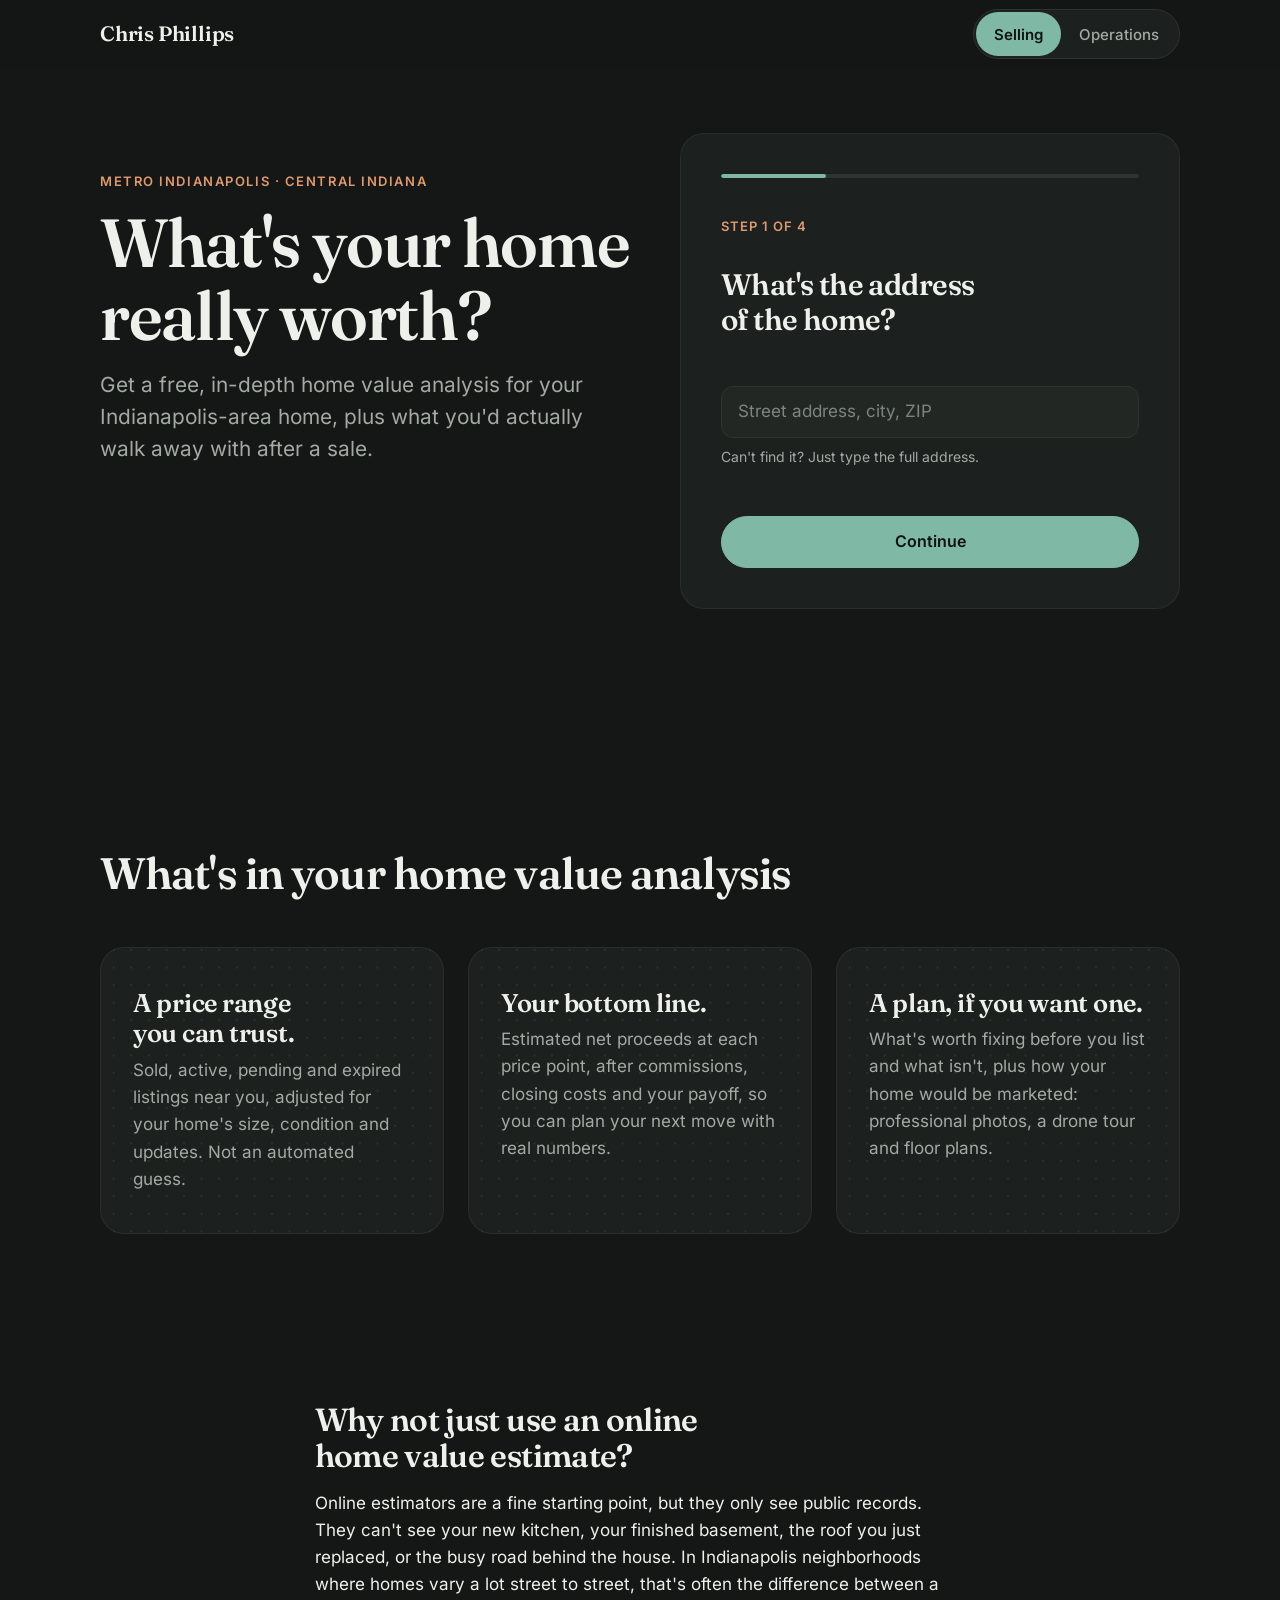
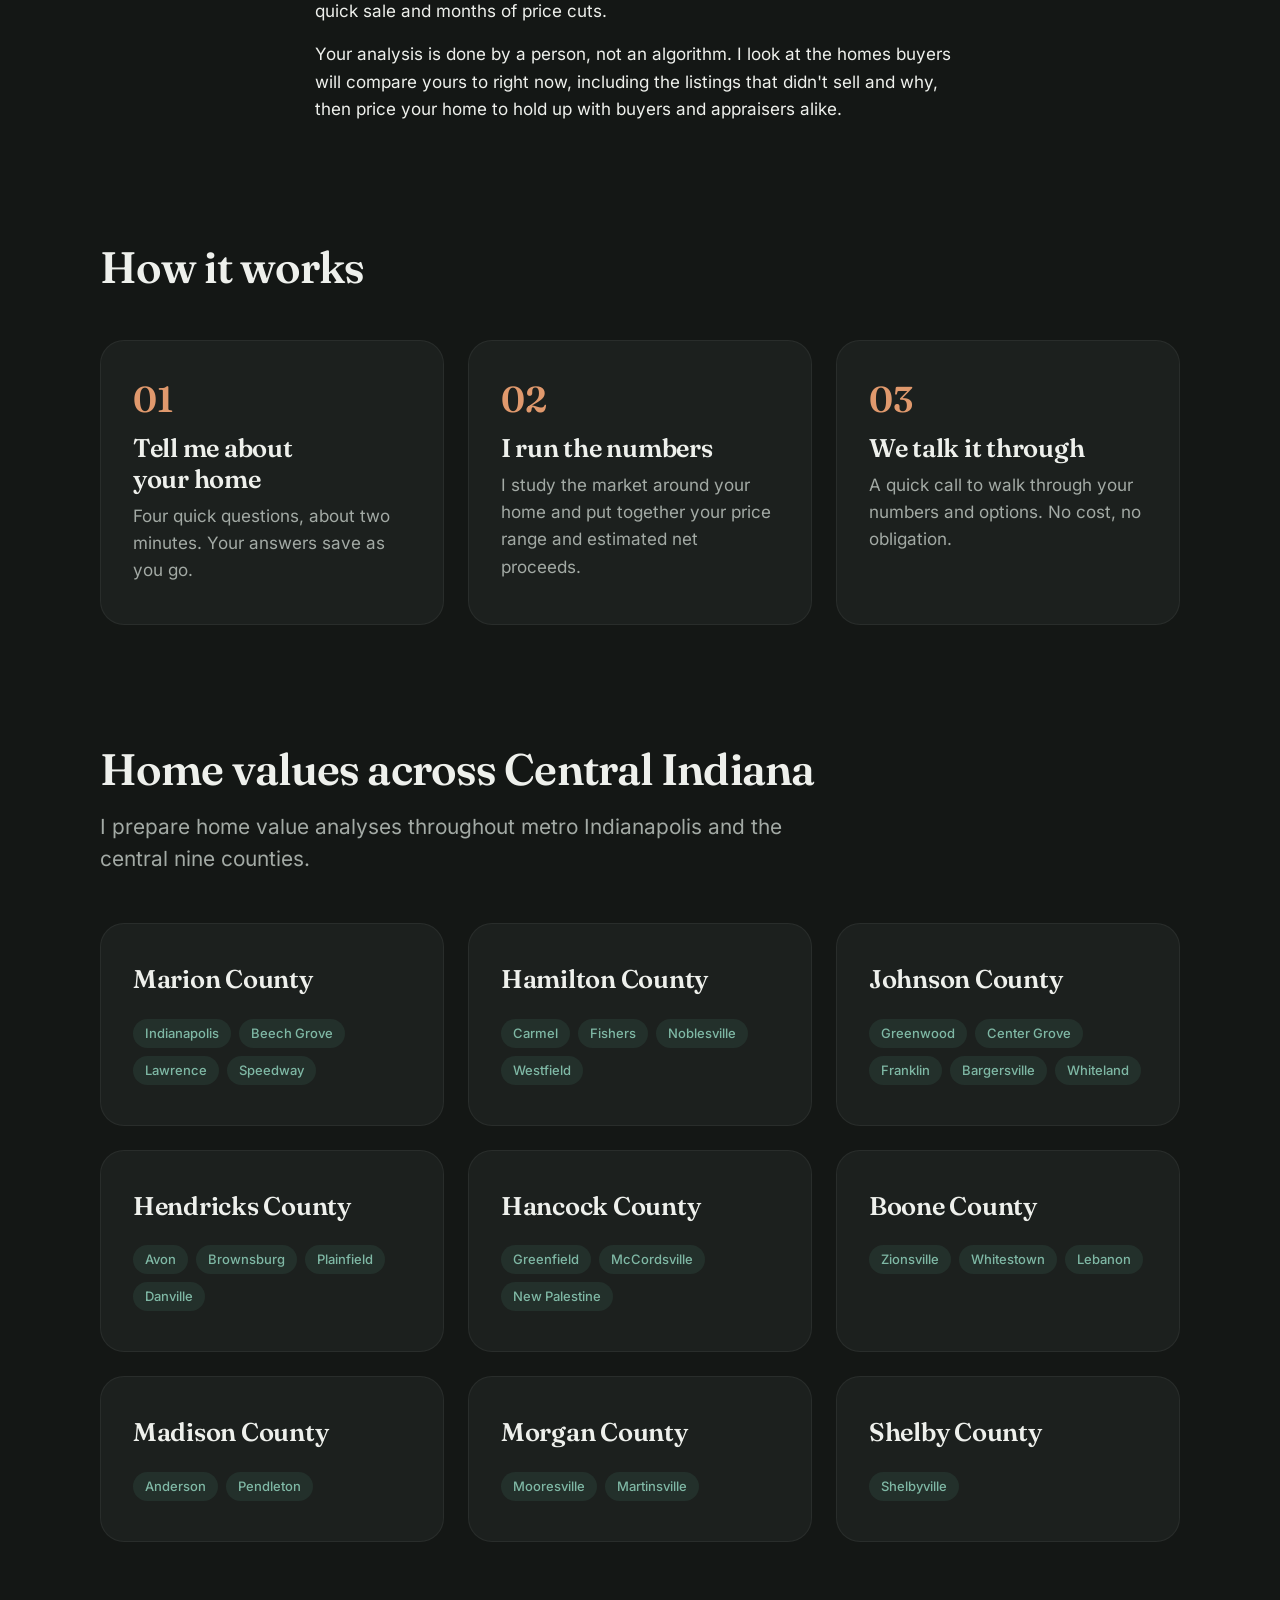
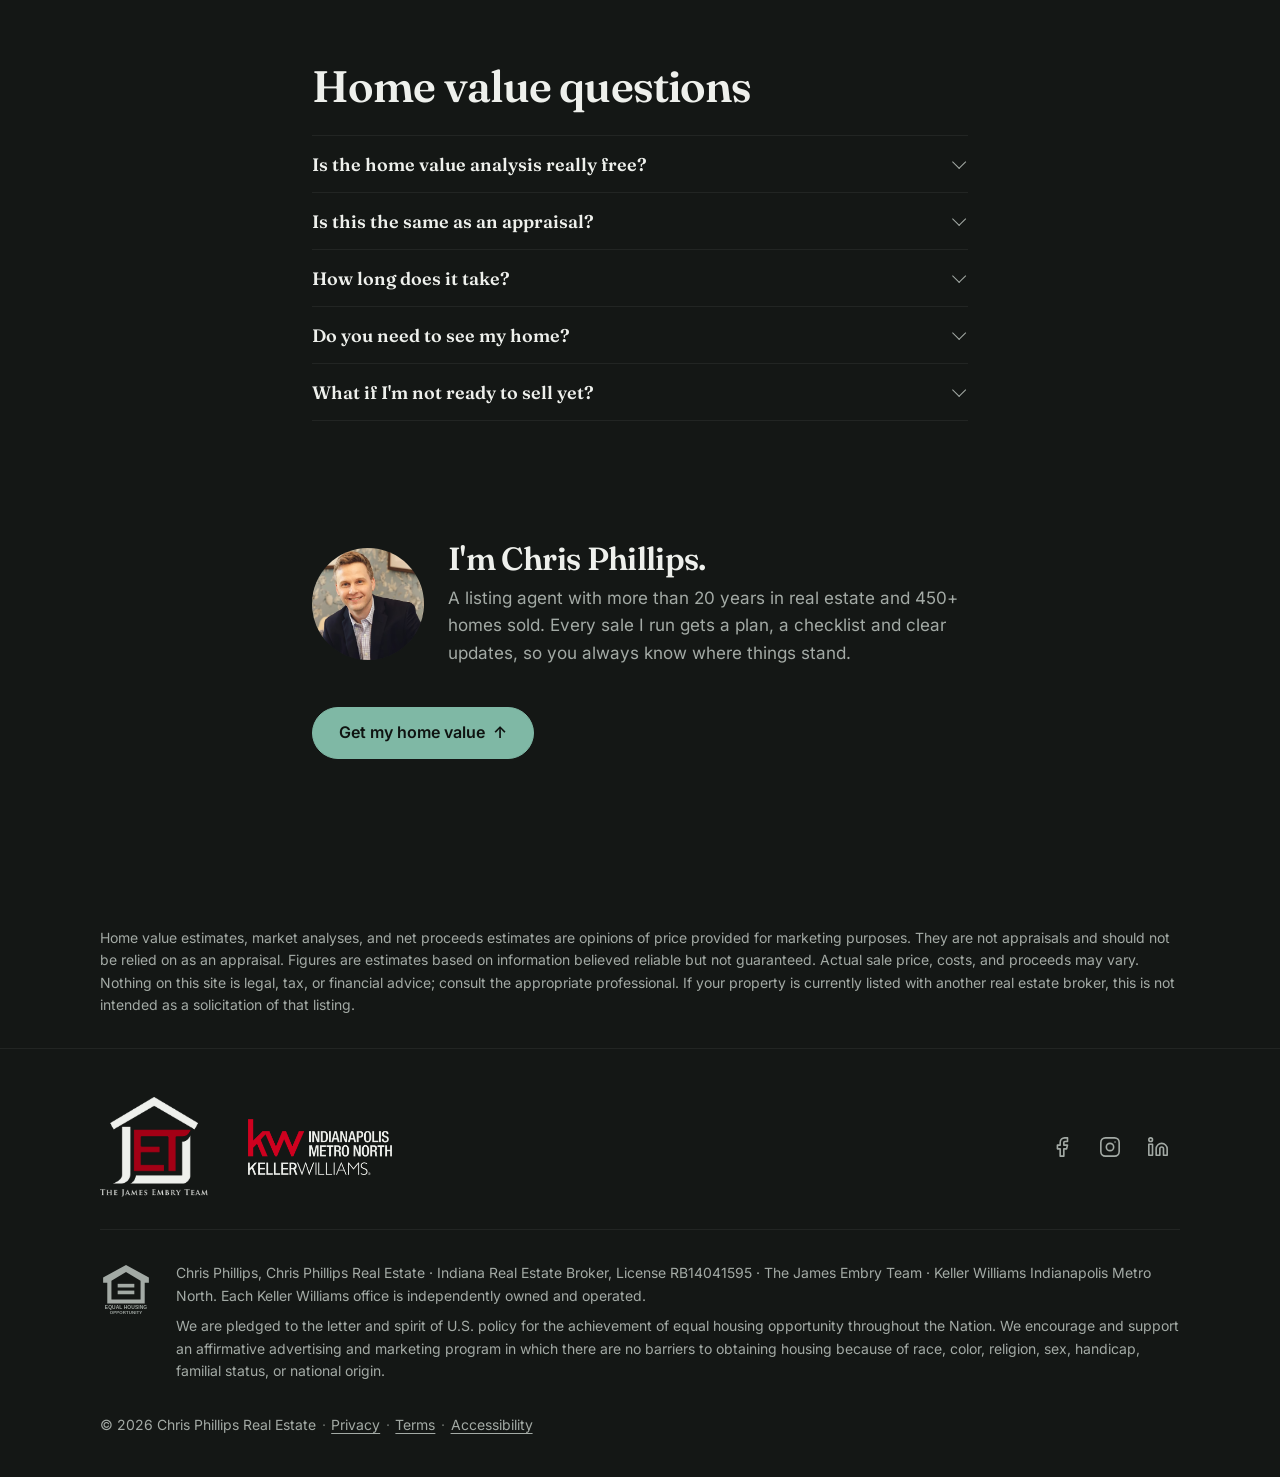
<file: home-value/index.html>
<!doctype html>
<html lang="en">
<head>
<!-- PARTIAL:head START -->
<meta charset="utf-8">
<meta name="viewport" content="width=device-width, initial-scale=1, viewport-fit=cover">
<meta name="color-scheme" content="dark">
<meta name="theme-color" content="#141715">
<link rel="icon" href="/favicon.ico" sizes="48x48">
<link rel="icon" href="/favicon.svg" type="image/svg+xml">
<link rel="apple-touch-icon" href="/apple-touch-icon.png">
<link rel="manifest" href="/site.webmanifest">
<link rel="preload" href="/assets/fonts/fraunces-600-opsz-latin.woff2" as="font" type="font/woff2" crossorigin>
<link rel="stylesheet" href="/assets/css/site.css">
<script src="/assets/js/site.js" defer></script>
<!-- PARTIAL:head END -->
<link rel="preload" href="/forms.json" as="fetch" crossorigin>
<script src="/assets/js/site-config.js" defer></script>
<script src="/assets/js/forms.js" defer></script>
<script src="/assets/js/fx-cards.js" defer></script>
<title>Indianapolis Home Value: Free Market Analysis | Chris Phillips</title>
<meta name="description" content="What's your home worth? Get a free, in-depth home value analysis for Indianapolis and Central Indiana, with your estimated net proceeds, from a listing agent with 450+ homes sold.">
<link rel="canonical" href="https://chrisphillips.co/home-value/">
<meta property="og:type" content="website">
<meta property="og:site_name" content="Chris Phillips Real Estate">
<meta property="og:title" content="What's your Indianapolis-area home worth?">
<meta property="og:description" content="A free, in-depth home value analysis for Indianapolis and Central Indiana, including what you'd actually walk away with.">
<meta property="og:url" content="https://chrisphillips.co/home-value/">
<meta property="og:image" content="https://chrisphillips.co/assets/img/og-home.jpg">
<meta property="og:image:width" content="1200">
<meta property="og:image:height" content="630">
<meta property="og:image:alt" content="Chris Phillips, listing agent serving metro Indianapolis and Central Indiana">
<meta name="twitter:card" content="summary_large_image">
<script type="application/ld+json">
{
  "@context": "https://schema.org",
  "@graph": [
    {
      "@type": "RealEstateAgent",
      "@id": "https://chrisphillips.co/#agent",
      "name": "Chris Phillips",
      "url": "https://chrisphillips.co/",
      "image": "https://chrisphillips.co/assets/img/chris-phillips-800.jpg",
      "description": "Listing agent serving home sellers in metro Indianapolis and Central Indiana: 20+ years in real estate and 450+ homes sold.",
      "areaServed": [
        { "@type": "City", "name": "Indianapolis, IN" },
        { "@type": "AdministrativeArea", "name": "Marion County, IN" },
        { "@type": "AdministrativeArea", "name": "Hamilton County, IN" },
        { "@type": "AdministrativeArea", "name": "Hendricks County, IN" },
        { "@type": "AdministrativeArea", "name": "Johnson County, IN" },
        { "@type": "AdministrativeArea", "name": "Hancock County, IN" },
        { "@type": "AdministrativeArea", "name": "Boone County, IN" },
        { "@type": "AdministrativeArea", "name": "Madison County, IN" },
        { "@type": "AdministrativeArea", "name": "Morgan County, IN" },
        { "@type": "AdministrativeArea", "name": "Shelby County, IN" }
      ],
      "parentOrganization": { "@type": "RealEstateAgent", "name": "Keller Williams Indianapolis Metro North" }
    },
    {
      "@type": "Service",
      "name": "Free home value analysis",
      "serviceType": "Home valuation and comparative market analysis",
      "url": "https://chrisphillips.co/home-value/",
      "provider": { "@id": "https://chrisphillips.co/#agent" },
      "areaServed": { "@type": "AdministrativeArea", "name": "Central Indiana" },
      "offers": { "@type": "Offer", "price": "0", "priceCurrency": "USD" }
    }
  ]
}
</script>
</head>
<body data-section="selling">
<!-- PARTIAL:header START -->
<a class="skip-link" href="#main">Skip to content</a>
<header class="topbar">
  <div class="wrap topbar__inner">
    <a class="brand" href="/">Chris Phillips</a>
    <nav class="toggle" aria-label="Site sections">
      <a class="toggle__link" href="/" data-section="selling">Selling</a>
      <a class="toggle__link" href="/operations/" data-section="operations">Operations</a>
    </nav>
  </div>
</header>
<!-- PARTIAL:header END -->
<main id="main" tabindex="-1">
  <section class="wrap hero hero--landing hero--form-first" aria-labelledby="hero-title">
    <div class="hero__text">
      <p class="eyebrow">Metro Indianapolis · Central Indiana</p>
      <h1 id="hero-title">What's your home really worth?</h1>
      <p class="lede">Get a free, in-depth home value analysis for your Indianapolis-area home, plus what you'd actually walk away with after a sale.</p>
    </div>
    <div class="form-card" id="get-started">
      <div data-form="seller-analysis">
        <p class="form-loading">Loading form…</p>
        <noscript><p class="noscript-note">This form needs JavaScript. Please turn it on, or try another browser.</p></noscript>
      </div>
    </div>
  </section>

  <!-- Everything below this line supports the form above. Keep the headline and
       form first (landing page rule). -->
  <section class="section" id="what-you-get" aria-labelledby="get-title">
    <div class="wrap">
      <div class="section-head">
        <h2 id="get-title">What's in your home value analysis</h2>
      </div>
      <div class="grid grid--3">
        <article class="card card--dots fx-card">
          <h3>A price range you can trust.</h3>
          <p>Sold, active, pending and expired listings near you, adjusted for your home's size, condition and updates. Not an automated guess.</p>
        </article>
        <article class="card card--dots fx-card">
          <h3>Your bottom line.</h3>
          <p>Estimated net proceeds at each price point, after commissions, closing costs and your payoff, so you can plan your next move with real numbers.</p>
        </article>
        <article class="card card--dots fx-card">
          <h3>A plan, if you want one.</h3>
          <p>What's worth fixing before you list and what isn't, plus how your home would be marketed: professional photos, a drone tour and floor plans.</p>
        </article>
      </div>
    </div>
  </section>

  <section class="section" id="vs-online" aria-labelledby="online-title">
    <div class="wrap narrow prose">
      <h2 id="online-title">Why not just use an online home value estimate?</h2>
      <p>Online estimators are a fine starting point, but they only see public records. They can't see your new kitchen, your finished basement, the roof you just replaced, or the busy road behind the house. In Indianapolis neighborhoods where homes vary a lot street to street, that's often the difference between a quick sale and months of price cuts.</p>
      <p>Your analysis is done by a person, not an algorithm. I look at the homes buyers will compare yours to right now, including the listings that didn't sell and why, then price your home to hold up with buyers and appraisers alike.</p>
    </div>
  </section>

  <section class="section" id="how" aria-labelledby="how-title">
    <div class="wrap">
      <div class="section-head">
        <h2 id="how-title">How it works</h2>
      </div>
      <ol class="steps steps--3">
        <li class="step card fx-card">
          <span class="step__num" aria-hidden="true"></span>
          <h3>Tell me about your home</h3>
          <p>Four quick questions, about two minutes. Your answers save as you go.</p>
        </li>
        <li class="step card fx-card">
          <span class="step__num" aria-hidden="true"></span>
          <h3>I run the numbers</h3>
          <p>I study the market around your home and put together your price range and estimated net proceeds.</p>
        </li>
        <li class="step card fx-card">
          <span class="step__num" aria-hidden="true"></span>
          <h3>We talk it through</h3>
          <p>A quick call to walk through your numbers and options. No cost, no obligation.</p>
        </li>
      </ol>
    </div>
  </section>

  <section class="section" id="areas" aria-labelledby="areas-title">
    <div class="wrap">
      <div class="section-head">
        <h2 id="areas-title">Home values across Central Indiana</h2>
        <p class="lede">I prepare home value analyses throughout metro Indianapolis and the central nine counties.</p>
      </div>
      <div class="grid grid--3">
        <article class="card">
          <h3>Marion County</h3>
          <ul class="chips"><li>Indianapolis</li><li>Beech Grove</li><li>Lawrence</li><li>Speedway</li></ul>
        </article>
        <article class="card">
          <h3>Hamilton County</h3>
          <ul class="chips"><li>Carmel</li><li>Fishers</li><li>Noblesville</li><li>Westfield</li></ul>
        </article>
        <article class="card">
          <h3>Johnson County</h3>
          <ul class="chips"><li>Greenwood</li><li>Center Grove</li><li>Franklin</li><li>Bargersville</li><li>Whiteland</li></ul>
        </article>
        <article class="card">
          <h3>Hendricks County</h3>
          <ul class="chips"><li>Avon</li><li>Brownsburg</li><li>Plainfield</li><li>Danville</li></ul>
        </article>
        <article class="card">
          <h3>Hancock County</h3>
          <ul class="chips"><li>Greenfield</li><li>McCordsville</li><li>New Palestine</li></ul>
        </article>
        <article class="card">
          <h3>Boone County</h3>
          <ul class="chips"><li>Zionsville</li><li>Whitestown</li><li>Lebanon</li></ul>
        </article>
        <article class="card">
          <h3>Madison County</h3>
          <ul class="chips"><li>Anderson</li><li>Pendleton</li></ul>
        </article>
        <article class="card">
          <h3>Morgan County</h3>
          <ul class="chips"><li>Mooresville</li><li>Martinsville</li></ul>
        </article>
        <article class="card">
          <h3>Shelby County</h3>
          <ul class="chips"><li>Shelbyville</li></ul>
        </article>
      </div>
    </div>
  </section>

  <section class="section" id="faq" aria-labelledby="faq-title">
    <div class="wrap narrow">
      <h2 id="faq-title" class="faq__title">Home value questions</h2>
      <details class="legal-doc faq__item">
        <summary>Is the home value analysis really free?</summary>
        <div class="prose faq__body">
          <p>Yes. There's no cost and no obligation to list with me. If the numbers tell you to wait, that's a fine answer too.</p>
        </div>
      </details>
      <details class="legal-doc faq__item">
        <summary>Is this the same as an appraisal?</summary>
        <div class="prose faq__body">
          <p>No. An appraisal is done by a licensed appraiser, usually for a lender. A home value analysis is a listing agent's opinion of price, based on what's selling, what's competing and what isn't selling near you. It's what you need to decide whether and when to sell, and at what price.</p>
        </div>
      </details>
      <details class="legal-doc faq__item">
        <summary>How long does it take?</summary>
        <div class="prose faq__body">
          <p>The form takes about two minutes. I'll reach out within one business day to ask a few questions about your home, then walk you through your price range and estimated net proceeds.</p>
        </div>
      </details>
      <details class="legal-doc faq__item">
        <summary>Do you need to see my home?</summary>
        <div class="prose faq__body">
          <p>Not to get started. A quick call about updates and condition is usually enough for a solid range. If you're seriously thinking about selling, a walkthrough sharpens the numbers and lets me tell you what's worth doing before you list.</p>
        </div>
      </details>
      <details class="legal-doc faq__item">
        <summary>What if I'm not ready to sell yet?</summary>
        <div class="prose faq__body">
          <p>That's common. Many people request a home value analysis months or a year before they move, to plan the timing and budget for their next home. Just pick "Just curious what it's worth" on the form.</p>
        </div>
      </details>
    </div>
  </section>

  <section class="section" id="about" aria-labelledby="about-title">
    <div class="wrap narrow">
      <div class="about-mini">
        <div class="about-mini__photo">
          <picture>
            <source type="image/avif" srcset="/assets/img/chris-phillips-400.avif 400w">
            <source type="image/webp" srcset="/assets/img/chris-phillips-400.webp 400w">
            <img src="/assets/img/chris-phillips-400.jpg" width="400" height="500" alt="Chris Phillips" loading="lazy" decoding="async">
          </picture>
        </div>
        <div>
          <h2 id="about-title" class="about-mini__title">I'm Chris Phillips.</h2>
          <p class="muted">A listing agent with more than 20 years in real estate and 450+ homes sold. Every sale I run gets a plan, a checklist and clear updates, so you always know where things stand.</p>
        </div>
      </div>
      <p class="end-cta"><a class="btn btn--primary" href="#get-started">Get my home value <span class="arrow arrow--up" aria-hidden="true">↑</span></a></p>
    </div>
  </section>
</main>
<!-- PARTIAL:disclaimer START -->
<aside class="disclaimer" aria-label="Disclaimer">
  <div class="wrap">
    <p>Home value estimates, market analyses, and net proceeds estimates are opinions of price provided for marketing purposes. They are not appraisals and should not be relied on as an appraisal. Figures are estimates based on information believed reliable but not guaranteed. Actual sale price, costs, and proceeds may vary. Nothing on this site is legal, tax, or financial advice; consult the appropriate professional. If your property is currently listed with another real estate broker, this is not intended as a solicitation of that listing.</p>
  </div>
</aside>
<!-- PARTIAL:disclaimer END -->
<!-- PARTIAL:footer START -->
<footer class="site-footer">
  <div class="wrap">
    <div class="footer__top">
      <div class="footer__brands">
        <img class="logo-jet" src="/assets/img/logos/jet-dark.png" alt="The James Embry Team" width="320" height="295" loading="lazy" decoding="async">
        <img class="logo-kw" src="/assets/img/logos/kw-dark.png" alt="Keller Williams Indianapolis Metro North" width="560" height="218" loading="lazy" decoding="async">
      </div>
      <ul class="social" aria-label="Chris Phillips on social media">
        <li><a href="https://www.facebook.com/people/Chris-Phillips-Real-Estate/61596428678507/" target="_blank" rel="noopener" aria-label="Facebook (opens in a new tab)"><svg viewBox="0 0 24 24" fill="none" stroke="currentColor" stroke-width="1.75" stroke-linecap="round" stroke-linejoin="round" aria-hidden="true" focusable="false"><path d="M18 2h-3a5 5 0 0 0-5 5v3H7v4h3v8h4v-8h3l1-4h-4V7a1 1 0 0 1 1-1h3z"/></svg></a></li>
        <li><a href="https://www.instagram.com/chris_phillips_realtor/" target="_blank" rel="noopener" aria-label="Instagram (opens in a new tab)"><svg viewBox="0 0 24 24" fill="none" stroke="currentColor" stroke-width="1.75" stroke-linecap="round" stroke-linejoin="round" aria-hidden="true" focusable="false"><rect x="2" y="2" width="20" height="20" rx="5"/><circle cx="12" cy="12" r="4"/><path d="M17.5 6.5h.01"/></svg></a></li>
        <li><a href="https://www.linkedin.com/in/chris-phillips-898822282" target="_blank" rel="noopener" aria-label="LinkedIn (opens in a new tab)"><svg viewBox="0 0 24 24" fill="none" stroke="currentColor" stroke-width="1.75" stroke-linecap="round" stroke-linejoin="round" aria-hidden="true" focusable="false"><path d="M16 8a6 6 0 0 1 6 6v7h-4v-7a2 2 0 0 0-4 0v7h-4v-7a6 6 0 0 1 6-6z"/><rect x="2" y="9" width="4" height="12"/><circle cx="4" cy="4" r="2"/></svg></a></li>
      </ul>
    </div>
    <div class="footer__legal">
      <svg class="eho" xmlns="http://www.w3.org/2000/svg" viewBox="0 0 100 100" role="img" aria-label="Equal Housing Opportunity"><path d="M50 6 6 30v10h8v40h72V40h8V30L50 6Zm28 66H22V36l28-17 28 17v36Z" fill="currentColor"/><rect x="34" y="42" width="32" height="7" fill="currentColor"/><rect x="34" y="55" width="32" height="7" fill="currentColor"/><text x="50" y="91" text-anchor="middle" font-family="Arial, Helvetica, sans-serif" font-weight="700" font-size="9.4" letter-spacing=".2" fill="currentColor">EQUAL HOUSING</text><text x="50" y="100" text-anchor="middle" font-family="Arial, Helvetica, sans-serif" font-weight="700" font-size="8.4" letter-spacing=".2" fill="currentColor">OPPORTUNITY</text></svg>
      <div class="footer__text">
        <p>Chris Phillips, Chris Phillips Real Estate · Indiana Real Estate Broker, License RB14041595 · The James Embry Team · Keller Williams Indianapolis Metro North. Each Keller Williams office is independently owned and operated.</p>
        <p>We are pledged to the letter and spirit of U.S. policy for the achievement of equal housing opportunity throughout the Nation. We encourage and support an affirmative advertising and marketing program in which there are no barriers to obtaining housing because of race, color, religion, sex, handicap, familial status, or national origin.</p>
      </div>
    </div>
    <p class="footer__fine">© <span data-year>2026</span> Chris Phillips Real Estate<span class="sep" aria-hidden="true">·</span><a href="/privacy/">Privacy</a><span class="sep" aria-hidden="true">·</span><a href="/terms/">Terms</a><span class="sep" aria-hidden="true">·</span><a href="/accessibility/">Accessibility</a></p>
  </div>
</footer>
<!-- PARTIAL:footer END -->
</body>
</html>
</file>
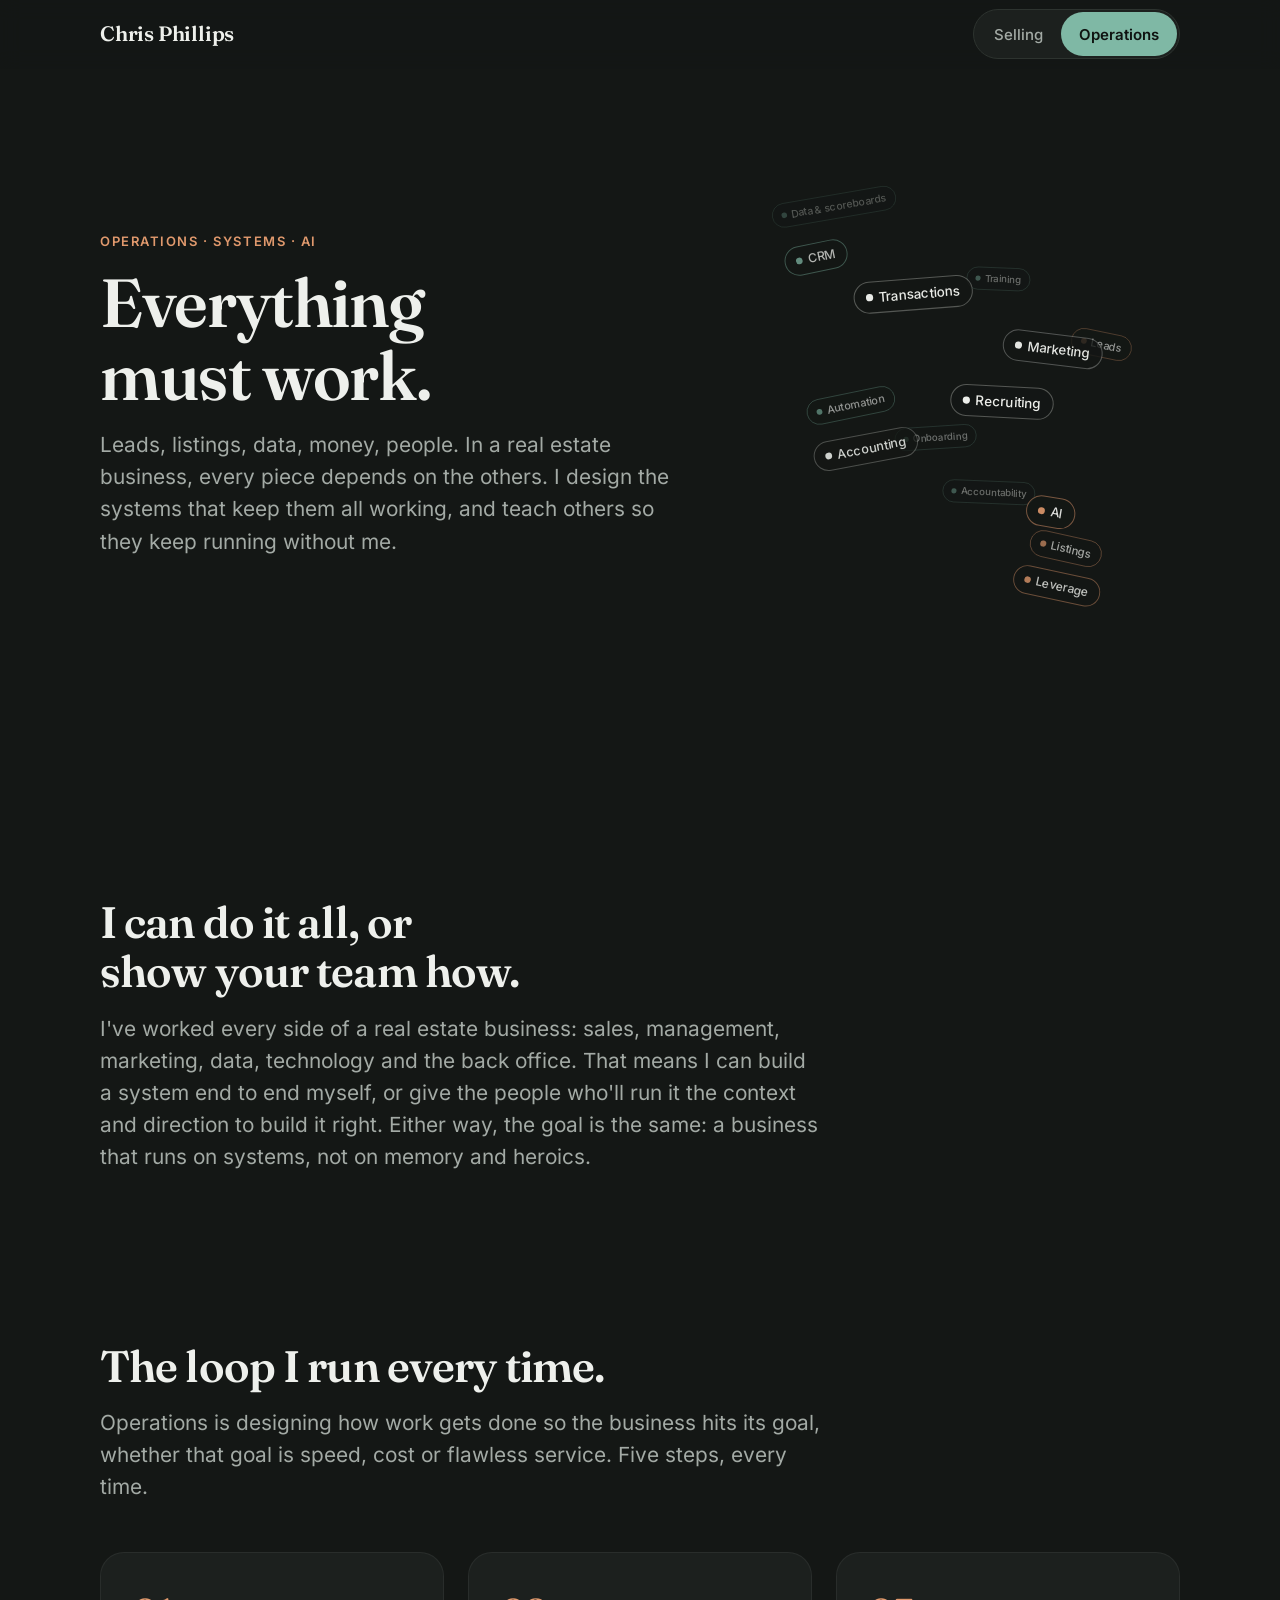
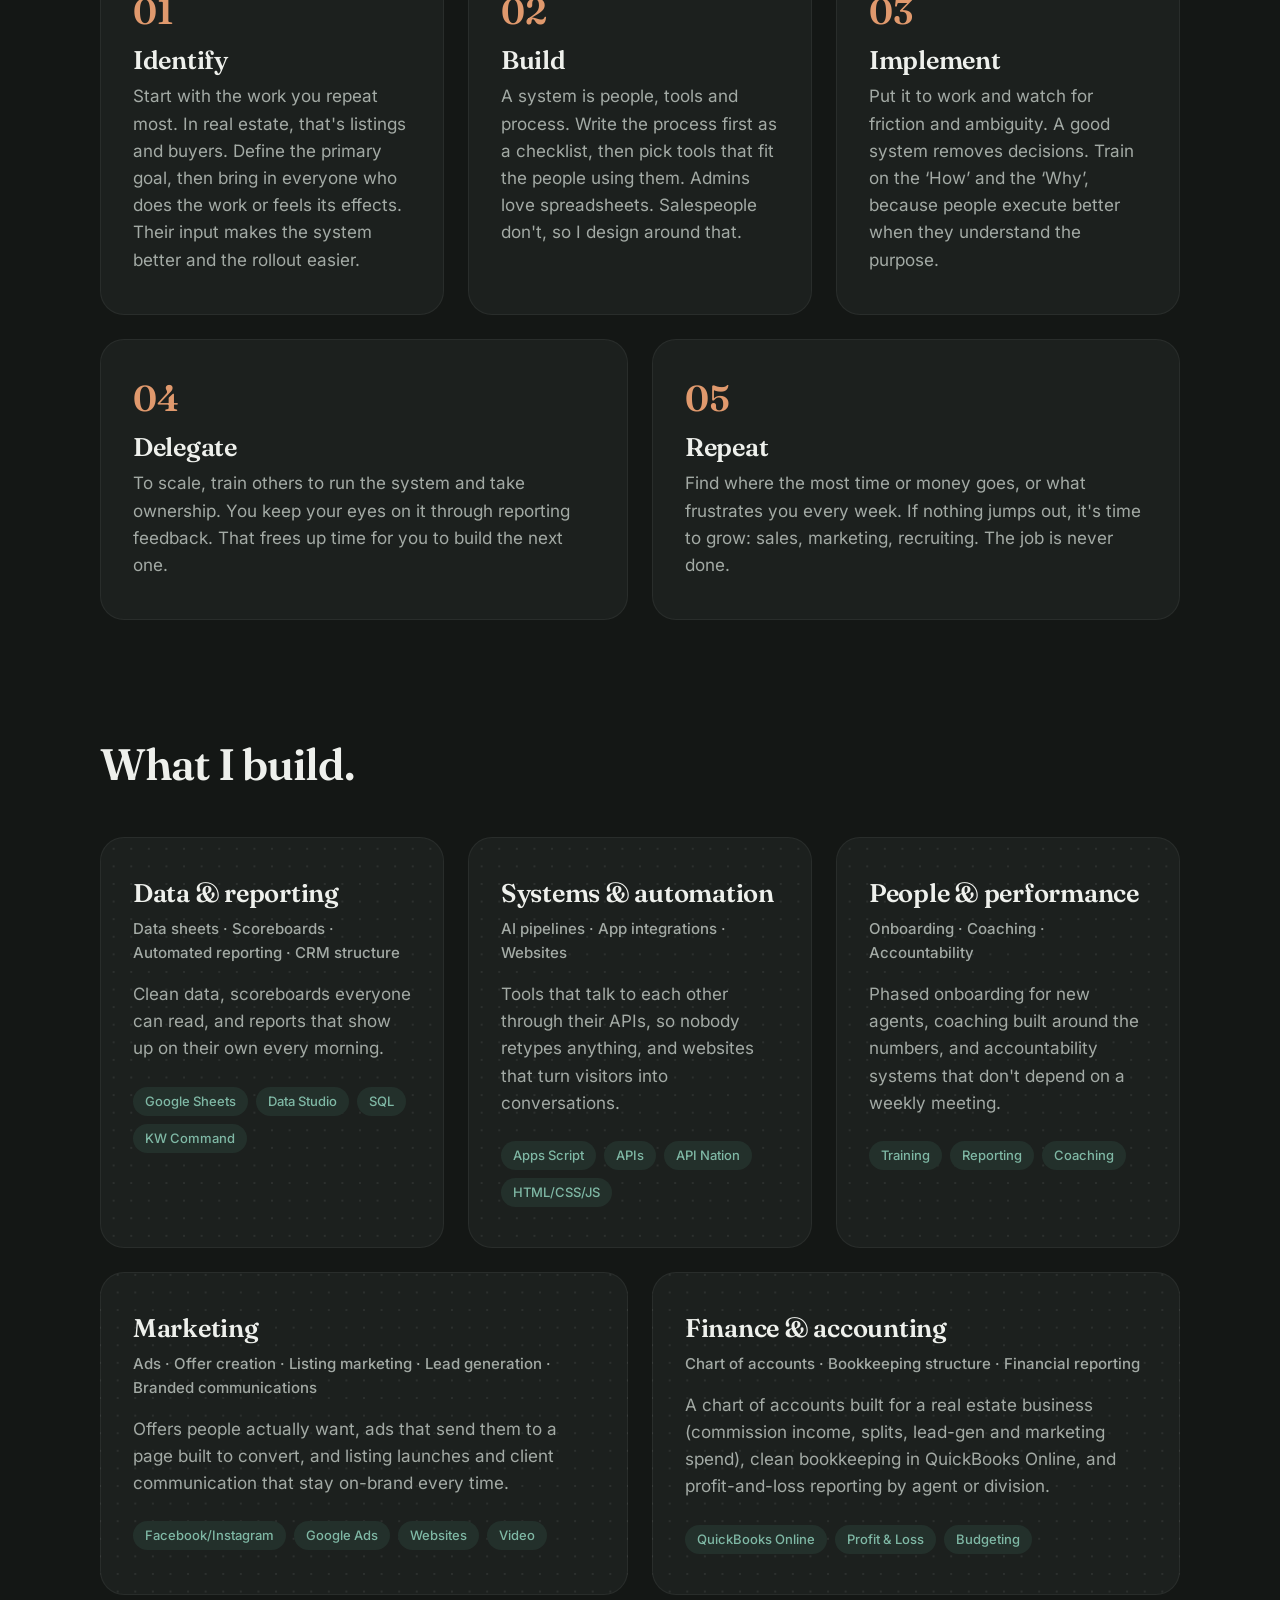
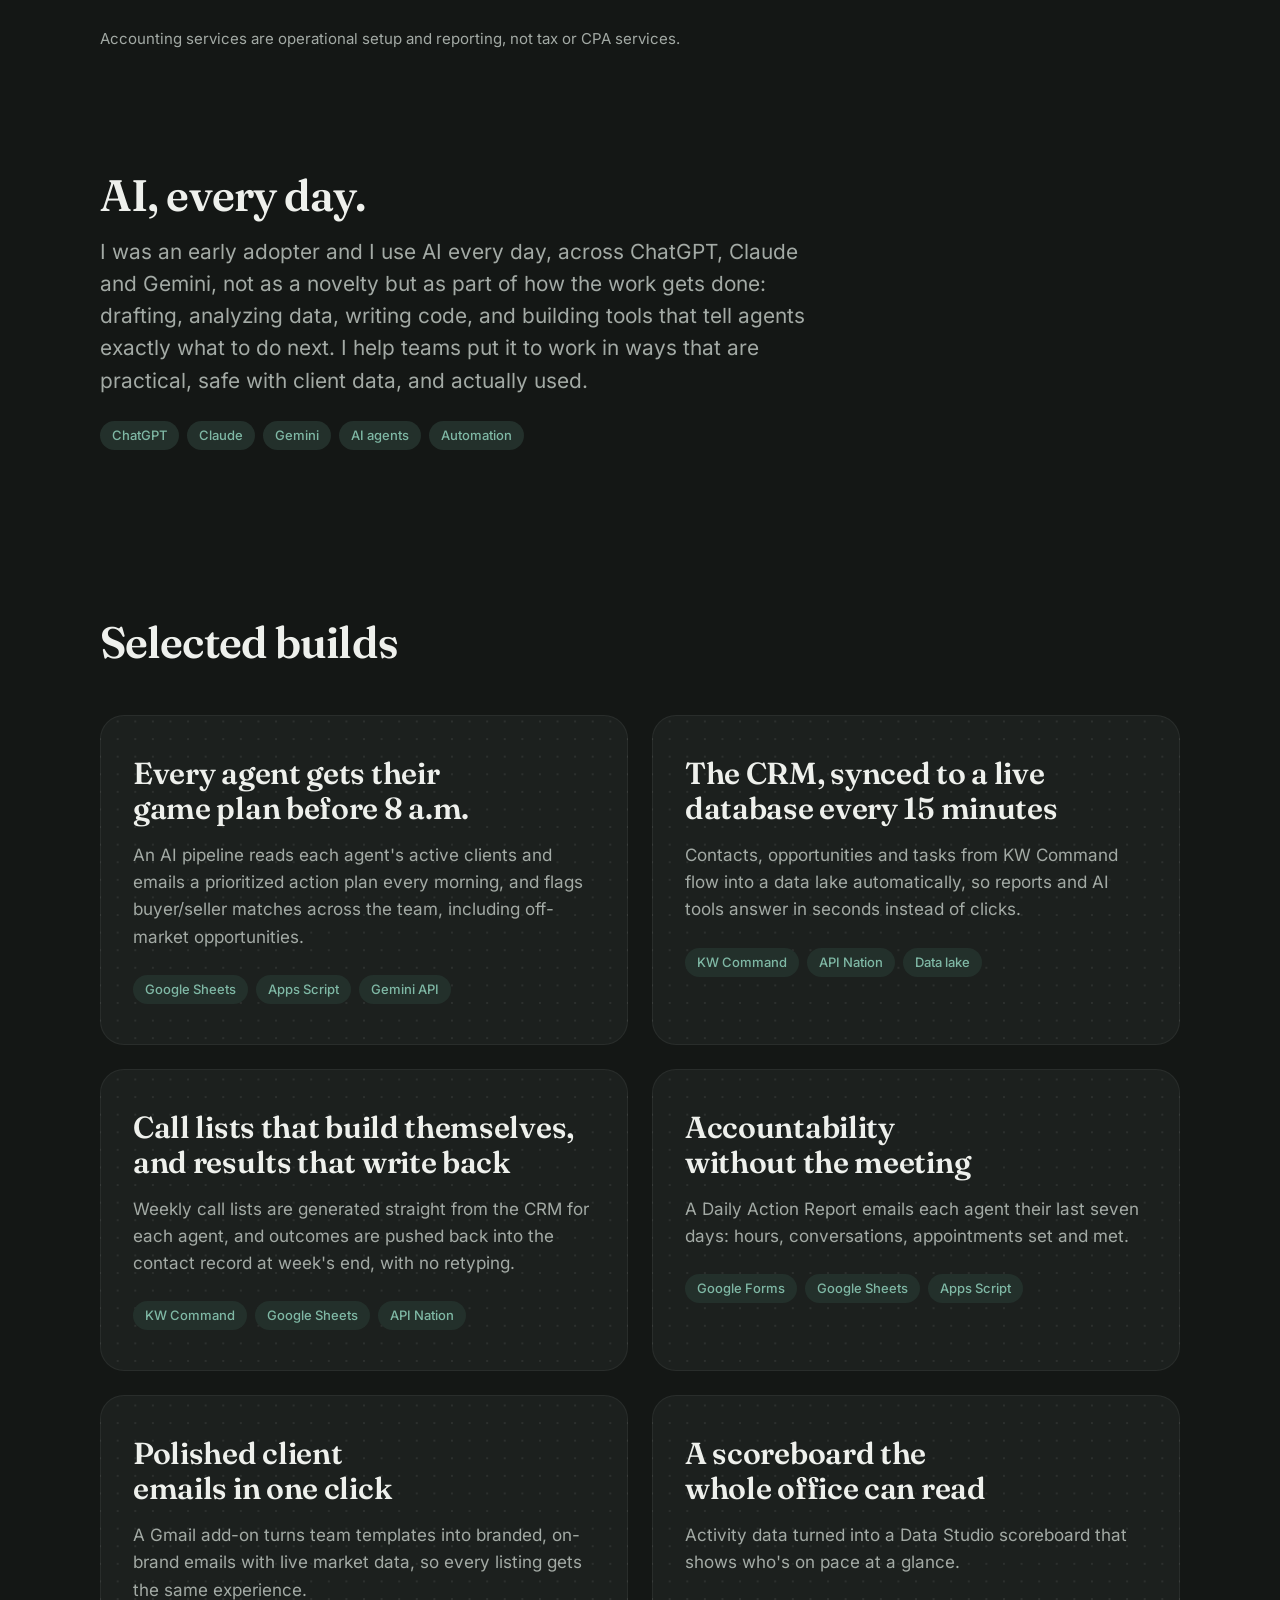
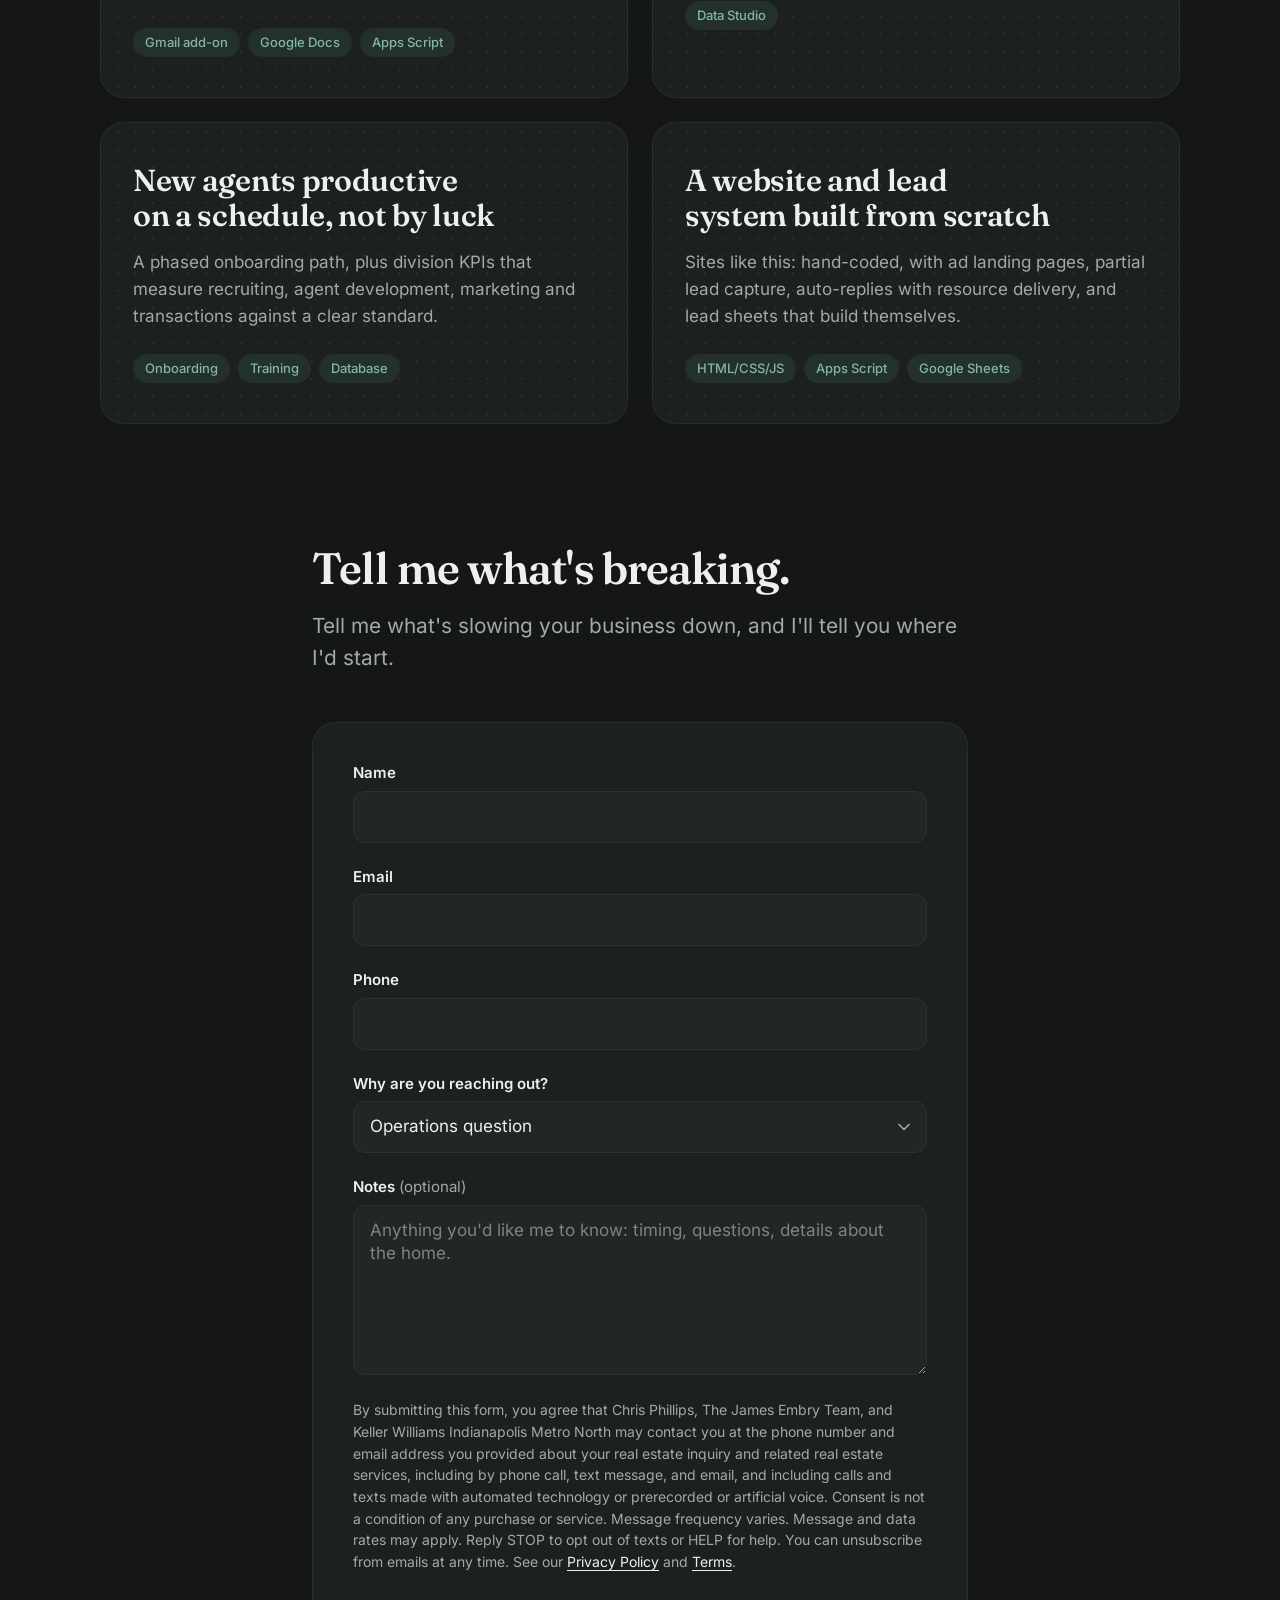
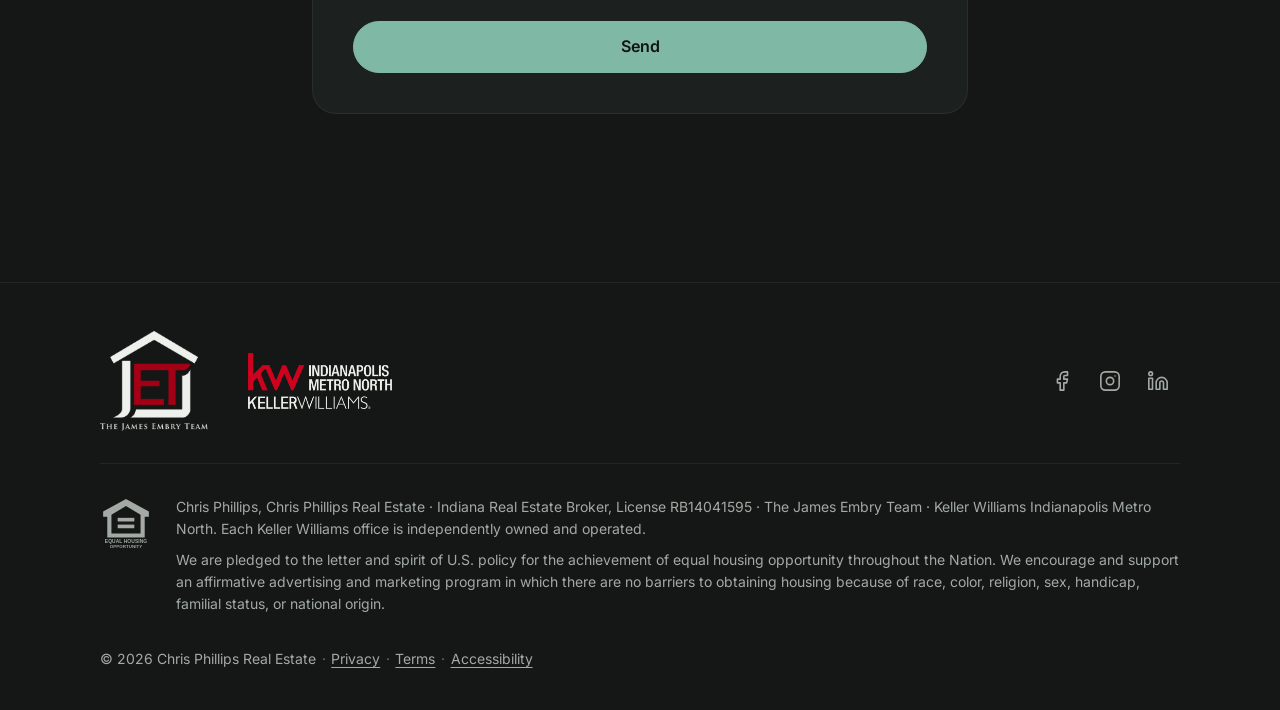
<file: operations/index.html>
<!doctype html>
<html lang="en">
<head>
<!-- PARTIAL:head START -->
<meta charset="utf-8">
<meta name="viewport" content="width=device-width, initial-scale=1, viewport-fit=cover">
<meta name="color-scheme" content="dark">
<meta name="theme-color" content="#141715">
<link rel="icon" href="/favicon.ico" sizes="48x48">
<link rel="icon" href="/favicon.svg" type="image/svg+xml">
<link rel="apple-touch-icon" href="/apple-touch-icon.png">
<link rel="manifest" href="/site.webmanifest">
<link rel="preload" href="/assets/fonts/fraunces-600-opsz-latin.woff2" as="font" type="font/woff2" crossorigin>
<link rel="stylesheet" href="/assets/css/site.css">
<script src="/assets/js/site.js" defer></script>
<!-- PARTIAL:head END -->
<link rel="preload" href="/forms.json" as="fetch" crossorigin>
<script src="/assets/js/site-config.js" defer></script>
<script src="/assets/js/forms.js" defer></script>
<script src="/assets/js/ops-hero.js" defer></script>
<script src="/assets/js/fx-cards.js" defer></script>
<title>Chris Phillips | Real Estate Operations, Systems &amp; AI</title>
<meta name="description" content="Chris Phillips builds the systems behind real estate businesses: data and scoreboards, CRM and AI pipelines, onboarding, marketing and accounting setup.">
<link rel="canonical" href="https://chrisphillips.co/operations/">
<meta property="og:type" content="website">
<meta property="og:site_name" content="Chris Phillips Real Estate">
<meta property="og:title" content="Chris Phillips | Real Estate Operations, Systems &amp; AI">
<meta property="og:description" content="The systems behind a real estate business: data and scoreboards, CRM and AI pipelines, onboarding, marketing and accounting setup.">
<meta property="og:url" content="https://chrisphillips.co/operations/">
<meta property="og:image" content="https://chrisphillips.co/assets/img/og-operations.jpg">
<meta property="og:image:width" content="1200">
<meta property="og:image:height" content="630">
<meta property="og:image:alt" content="Chris Phillips: real estate operations, systems and AI">
<meta name="twitter:card" content="summary_large_image">
</head>
<body data-section="operations">
<!-- PARTIAL:header START -->
<a class="skip-link" href="#main">Skip to content</a>
<header class="topbar">
  <div class="wrap topbar__inner">
    <a class="brand" href="/">Chris Phillips</a>
    <nav class="toggle" aria-label="Site sections">
      <a class="toggle__link" href="/" data-section="selling">Selling</a>
      <a class="toggle__link" href="/operations/" data-section="operations">Operations</a>
    </nav>
  </div>
</header>
<!-- PARTIAL:header END -->
<main id="main" tabindex="-1">
  <section class="wrap hero hero--split hero--ops" aria-labelledby="hero-title">
    <div class="hero__text">
      <p class="eyebrow">Operations · Systems · AI</p>
      <h1 id="hero-title">Everything must work.</h1>
      <p class="lede">Leads, listings, data, money, people. In a real estate business, every piece depends on the others. I design the systems that keep them all working, and teach others so they keep running without me.</p>
    </div>
    <div class="hero__media hero__media--ops">
      <div class="ops-hero" tabindex="0" role="img"
           aria-label="Real estate operations pieces swirling, then assembling into a house: leads, listings and leverage as the foundation, systems and people as the walls, growth as the roof, and AI at the peak.">
        <canvas class="oh-2d" aria-hidden="true"></canvas>
        <canvas class="oh-gl" aria-hidden="true"></canvas>
      </div>
    </div>
  </section>

  <section class="section" id="positioning" aria-labelledby="positioning-title">
    <div class="wrap">
      <div class="section-head">
        <h2 id="positioning-title">I can do it all, or show your team how.</h2>
        <p class="lede">I've worked every side of a real estate business: sales, management, marketing, data, technology and the back office. That means I can build a system end to end myself, or give the people who'll run it the context and direction to build it right. Either way, the goal is the same: a business that runs on systems, not on memory and heroics.</p>
      </div>
    </div>
  </section>

  <section class="section" id="playbook" aria-labelledby="playbook-title">
    <div class="wrap">
      <div class="section-head">
        <h2 id="playbook-title">The loop I run every time.</h2>
        <p class="lede">Operations is designing how work gets done so the business hits its goal, whether that goal is speed, cost or flawless service. Five steps, every time.</p>
      </div>
      <ol class="steps">
        <li class="step card fx-card">
          <span class="step__num" aria-hidden="true"></span>
          <h3>Identify</h3>
          <p>Start with the work you repeat most. In real estate, that's listings and buyers. Define the primary goal, then bring in everyone who does the work or feels its effects. Their input makes the system better and the rollout easier.</p>
        </li>
        <li class="step card fx-card">
          <span class="step__num" aria-hidden="true"></span>
          <h3>Build</h3>
          <p>A system is people, tools and process. Write the process first as a checklist, then pick tools that fit the people using them. Admins love spreadsheets. Salespeople don't, so I design around that.</p>
        </li>
        <li class="step card fx-card">
          <span class="step__num" aria-hidden="true"></span>
          <h3>Implement</h3>
          <p>Put it to work and watch for friction and ambiguity. A good system removes decisions. Train on the &lsquo;How&rsquo; and the &lsquo;Why&rsquo;, because people execute better when they understand the purpose.</p>
        </li>
        <li class="step card fx-card">
          <span class="step__num" aria-hidden="true"></span>
          <h3>Delegate</h3>
          <p>To scale, train others to run the system and take ownership. You keep your eyes on it through reporting feedback. That frees up time for you to build the next one.</p>
        </li>
        <li class="step card fx-card">
          <span class="step__num" aria-hidden="true"></span>
          <h3>Repeat</h3>
          <p>Find where the most time or money goes, or what frustrates you every week. If nothing jumps out, it's time to grow: sales, marketing, recruiting. The job is never done.</p>
        </li>
      </ol>
    </div>
  </section>

  <section class="section" id="build" aria-labelledby="build-title">
    <div class="wrap">
      <div class="section-head">
        <h2 id="build-title">What I build.</h2>
      </div>
      <div class="grid grid--caps">
        <article class="card card--dots fx-card">
          <h3>Data &amp; reporting</h3>
          <p class="card__items">Data sheets · Scoreboards · Automated reporting · CRM structure</p>
          <p>Clean data, scoreboards everyone can read, and reports that show up on their own every morning.</p>
          <ul class="chips">
            <li>Google Sheets</li>
            <li>Data Studio</li>
            <li>SQL</li>
            <li>KW Command</li>
          </ul>
        </article>
        <article class="card card--dots fx-card">
          <h3>Systems &amp; automation</h3>
          <p class="card__items">AI pipelines · App integrations · Websites</p>
          <p>Tools that talk to each other through their APIs, so nobody retypes anything, and websites that turn visitors into conversations.</p>
          <ul class="chips">
            <li>Apps Script</li>
            <li>APIs</li>
            <li>API Nation</li>
            <li>HTML/CSS/JS</li>
          </ul>
        </article>
        <article class="card card--dots fx-card">
          <h3>People &amp; performance</h3>
          <p class="card__items">Onboarding · Coaching · Accountability</p>
          <p>Phased onboarding for new agents, coaching built around the numbers, and accountability systems that don't depend on a weekly meeting.</p>
          <ul class="chips">
            <li>Training</li>
            <li>Reporting</li>
            <li>Coaching</li>
          </ul>
        </article>
        <article class="card card--dots fx-card">
          <h3>Marketing</h3>
          <p class="card__items">Ads · Offer creation · Listing marketing · Lead generation · Branded communications</p>
          <p>Offers people actually want, ads that send them to a page built to convert, and listing launches and client communication that stay on-brand every time.</p>
          <ul class="chips">
            <li>Facebook/Instagram</li>
            <li>Google Ads</li>
            <li>Websites</li>
            <li>Video</li>
          </ul>
        </article>
        <article class="card card--dots fx-card">
          <h3>Finance &amp; accounting</h3>
          <p class="card__items">Chart of accounts · Bookkeeping structure · Financial reporting</p>
          <p>A chart of accounts built for a real estate business (commission income, splits, lead-gen and marketing spend), clean bookkeeping in QuickBooks Online, and profit-and-loss reporting by agent or division.</p>
          <ul class="chips">
            <li>QuickBooks Online</li>
            <li>Profit &amp; Loss</li>
            <li>Budgeting</li>
          </ul>
        </article>
      </div>
      <p class="small muted mt-4">Accounting services are operational setup and reporting, not tax or CPA services.</p>
    </div>
  </section>

  <section class="section" id="ai" aria-labelledby="ai-title">
    <div class="wrap">
      <div class="section-head">
        <h2 id="ai-title">AI, every day.</h2>
        <p class="lede">I was an early adopter and I use AI every day, across ChatGPT, Claude and Gemini, not as a novelty but as part of how the work gets done: drafting, analyzing data, writing code, and building tools that tell agents exactly what to do next. I help teams put it to work in ways that are practical, safe with client data, and actually used.</p>
        <ul class="chips chips--glow">
          <li>ChatGPT</li>
          <li>Claude</li>
          <li>Gemini</li>
          <li>AI agents</li>
          <li>Automation</li>
        </ul>
      </div>
    </div>
  </section>

  <section class="section" id="builds" aria-labelledby="builds-title">
    <div class="wrap">
      <div class="section-head">
        <h2 id="builds-title">Selected builds</h2>
      </div>
      <!-- BUILDS (spec 4.3 §6, D-19). Ordered by wow factor. Each card: outcome
           headline, one-line "how", tool chips. -->
      <div class="grid grid--2">
        <article class="card card--dots card--build fx-card">
          <h3>Every agent gets their game plan before 8&nbsp;a.m.</h3>
          <p>An AI pipeline reads each agent's active clients and emails a prioritized action plan every morning, and flags buyer/seller matches across the team, including off-market opportunities.</p>
          <ul class="chips">
            <li>Google Sheets</li>
            <li>Apps Script</li>
            <li>Gemini API</li>
          </ul>
        </article>
        <article class="card card--dots card--build fx-card">
          <h3>The CRM, synced to a live database every 15 minutes</h3>
          <p>Contacts, opportunities and tasks from KW Command flow into a data lake automatically, so reports and AI tools answer in seconds instead of clicks.</p>
          <ul class="chips">
            <li>KW Command</li>
            <li>API Nation</li>
            <li>Data lake</li>
          </ul>
        </article>
        <article class="card card--dots card--build fx-card">
          <h3>Call lists that build themselves, and results that write back</h3>
          <p>Weekly call lists are generated straight from the CRM for each agent, and outcomes are pushed back into the contact record at week's end, with no retyping.</p>
          <ul class="chips">
            <li>KW Command</li>
            <li>Google Sheets</li>
            <li>API Nation</li>
          </ul>
        </article>
        <article class="card card--dots card--build fx-card">
          <h3>Accountability without the meeting</h3>
          <p>A Daily Action Report emails each agent their last seven days: hours, conversations, appointments set and met.</p>
          <ul class="chips">
            <li>Google Forms</li>
            <li>Google Sheets</li>
            <li>Apps Script</li>
          </ul>
        </article>
        <article class="card card--dots card--build fx-card">
          <h3>Polished client emails in one click</h3>
          <p>A Gmail add-on turns team templates into branded, on-brand emails with live market data, so every listing gets the same experience.</p>
          <ul class="chips">
            <li>Gmail add-on</li>
            <li>Google Docs</li>
            <li>Apps Script</li>
          </ul>
        </article>
        <article class="card card--dots card--build fx-card">
          <h3>A scoreboard the whole office can read</h3>
          <p>Activity data turned into a Data Studio scoreboard that shows who's on pace at a glance.</p>
          <ul class="chips">
            <li>Data Studio</li>
          </ul>
        </article>
        <article class="card card--dots card--build fx-card">
          <h3>New agents productive on a schedule, not by luck</h3>
          <p>A phased onboarding path, plus division KPIs that measure recruiting, agent development, marketing and transactions against a clear standard.</p>
          <ul class="chips">
            <li>Onboarding</li>
            <li>Training</li>
            <li>Database</li>
          </ul>
        </article>
        <article class="card card--dots card--build fx-card">
          <h3>A website and lead system built from scratch</h3>
          <p>Sites like this: hand-coded, with ad landing pages, partial lead capture, auto-replies with resource delivery, and lead sheets that build themselves.</p>
          <ul class="chips">
            <li>HTML/CSS/JS</li>
            <li>Apps Script</li>
            <li>Google Sheets</li>
          </ul>
        </article>
      </div>
    </div>
  </section>

  <section class="section" id="contact" aria-labelledby="contact-title">
    <div class="wrap narrow">
      <div class="section-head">
        <h2 id="contact-title">Tell me what's breaking.</h2>
        <p class="lede">Tell me what's slowing your business down, and I'll tell you where I'd start.</p>
      </div>
      <div class="form-card">
        <div data-form="home-contact" data-prefill="reason:Operations question" data-hide="address">
          <p class="form-loading">Loading form…</p>
          <noscript><p class="noscript-note">This form needs JavaScript. Please turn it on, or try another browser.</p></noscript>
        </div>
      </div>
    </div>
  </section>
</main>
<!-- PARTIAL:footer START -->
<footer class="site-footer">
  <div class="wrap">
    <div class="footer__top">
      <div class="footer__brands">
        <img class="logo-jet" src="/assets/img/logos/jet-dark.png" alt="The James Embry Team" width="320" height="295" loading="lazy" decoding="async">
        <img class="logo-kw" src="/assets/img/logos/kw-dark.png" alt="Keller Williams Indianapolis Metro North" width="560" height="218" loading="lazy" decoding="async">
      </div>
      <ul class="social" aria-label="Chris Phillips on social media">
        <li><a href="https://www.facebook.com/people/Chris-Phillips-Real-Estate/61596428678507/" target="_blank" rel="noopener" aria-label="Facebook (opens in a new tab)"><svg viewBox="0 0 24 24" fill="none" stroke="currentColor" stroke-width="1.75" stroke-linecap="round" stroke-linejoin="round" aria-hidden="true" focusable="false"><path d="M18 2h-3a5 5 0 0 0-5 5v3H7v4h3v8h4v-8h3l1-4h-4V7a1 1 0 0 1 1-1h3z"/></svg></a></li>
        <li><a href="https://www.instagram.com/chris_phillips_realtor/" target="_blank" rel="noopener" aria-label="Instagram (opens in a new tab)"><svg viewBox="0 0 24 24" fill="none" stroke="currentColor" stroke-width="1.75" stroke-linecap="round" stroke-linejoin="round" aria-hidden="true" focusable="false"><rect x="2" y="2" width="20" height="20" rx="5"/><circle cx="12" cy="12" r="4"/><path d="M17.5 6.5h.01"/></svg></a></li>
        <li><a href="https://www.linkedin.com/in/chris-phillips-898822282" target="_blank" rel="noopener" aria-label="LinkedIn (opens in a new tab)"><svg viewBox="0 0 24 24" fill="none" stroke="currentColor" stroke-width="1.75" stroke-linecap="round" stroke-linejoin="round" aria-hidden="true" focusable="false"><path d="M16 8a6 6 0 0 1 6 6v7h-4v-7a2 2 0 0 0-4 0v7h-4v-7a6 6 0 0 1 6-6z"/><rect x="2" y="9" width="4" height="12"/><circle cx="4" cy="4" r="2"/></svg></a></li>
      </ul>
    </div>
    <div class="footer__legal">
      <svg class="eho" xmlns="http://www.w3.org/2000/svg" viewBox="0 0 100 100" role="img" aria-label="Equal Housing Opportunity"><path d="M50 6 6 30v10h8v40h72V40h8V30L50 6Zm28 66H22V36l28-17 28 17v36Z" fill="currentColor"/><rect x="34" y="42" width="32" height="7" fill="currentColor"/><rect x="34" y="55" width="32" height="7" fill="currentColor"/><text x="50" y="91" text-anchor="middle" font-family="Arial, Helvetica, sans-serif" font-weight="700" font-size="9.4" letter-spacing=".2" fill="currentColor">EQUAL HOUSING</text><text x="50" y="100" text-anchor="middle" font-family="Arial, Helvetica, sans-serif" font-weight="700" font-size="8.4" letter-spacing=".2" fill="currentColor">OPPORTUNITY</text></svg>
      <div class="footer__text">
        <p>Chris Phillips, Chris Phillips Real Estate · Indiana Real Estate Broker, License RB14041595 · The James Embry Team · Keller Williams Indianapolis Metro North. Each Keller Williams office is independently owned and operated.</p>
        <p>We are pledged to the letter and spirit of U.S. policy for the achievement of equal housing opportunity throughout the Nation. We encourage and support an affirmative advertising and marketing program in which there are no barriers to obtaining housing because of race, color, religion, sex, handicap, familial status, or national origin.</p>
      </div>
    </div>
    <p class="footer__fine">© <span data-year>2026</span> Chris Phillips Real Estate<span class="sep" aria-hidden="true">·</span><a href="/privacy/">Privacy</a><span class="sep" aria-hidden="true">·</span><a href="/terms/">Terms</a><span class="sep" aria-hidden="true">·</span><a href="/accessibility/">Accessibility</a></p>
  </div>
</footer>
<!-- PARTIAL:footer END -->
</body>
</html>
</file>
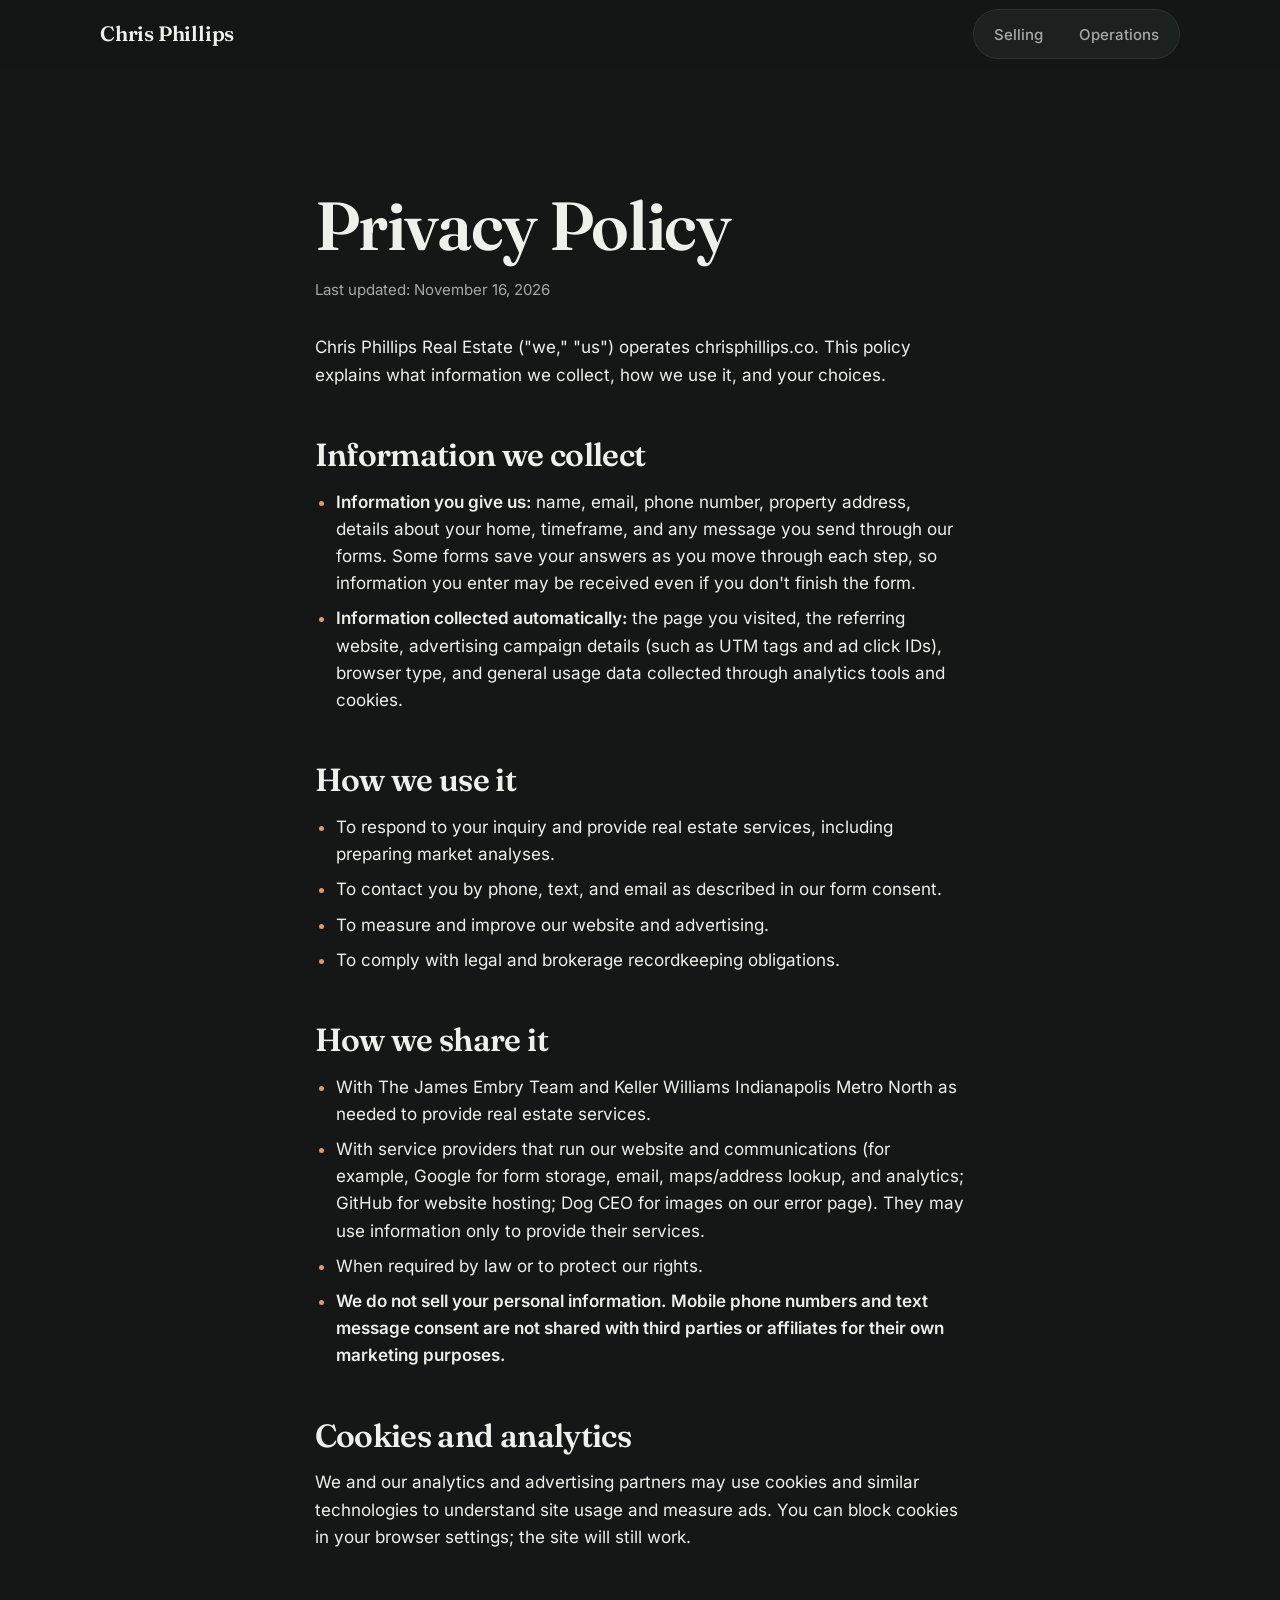
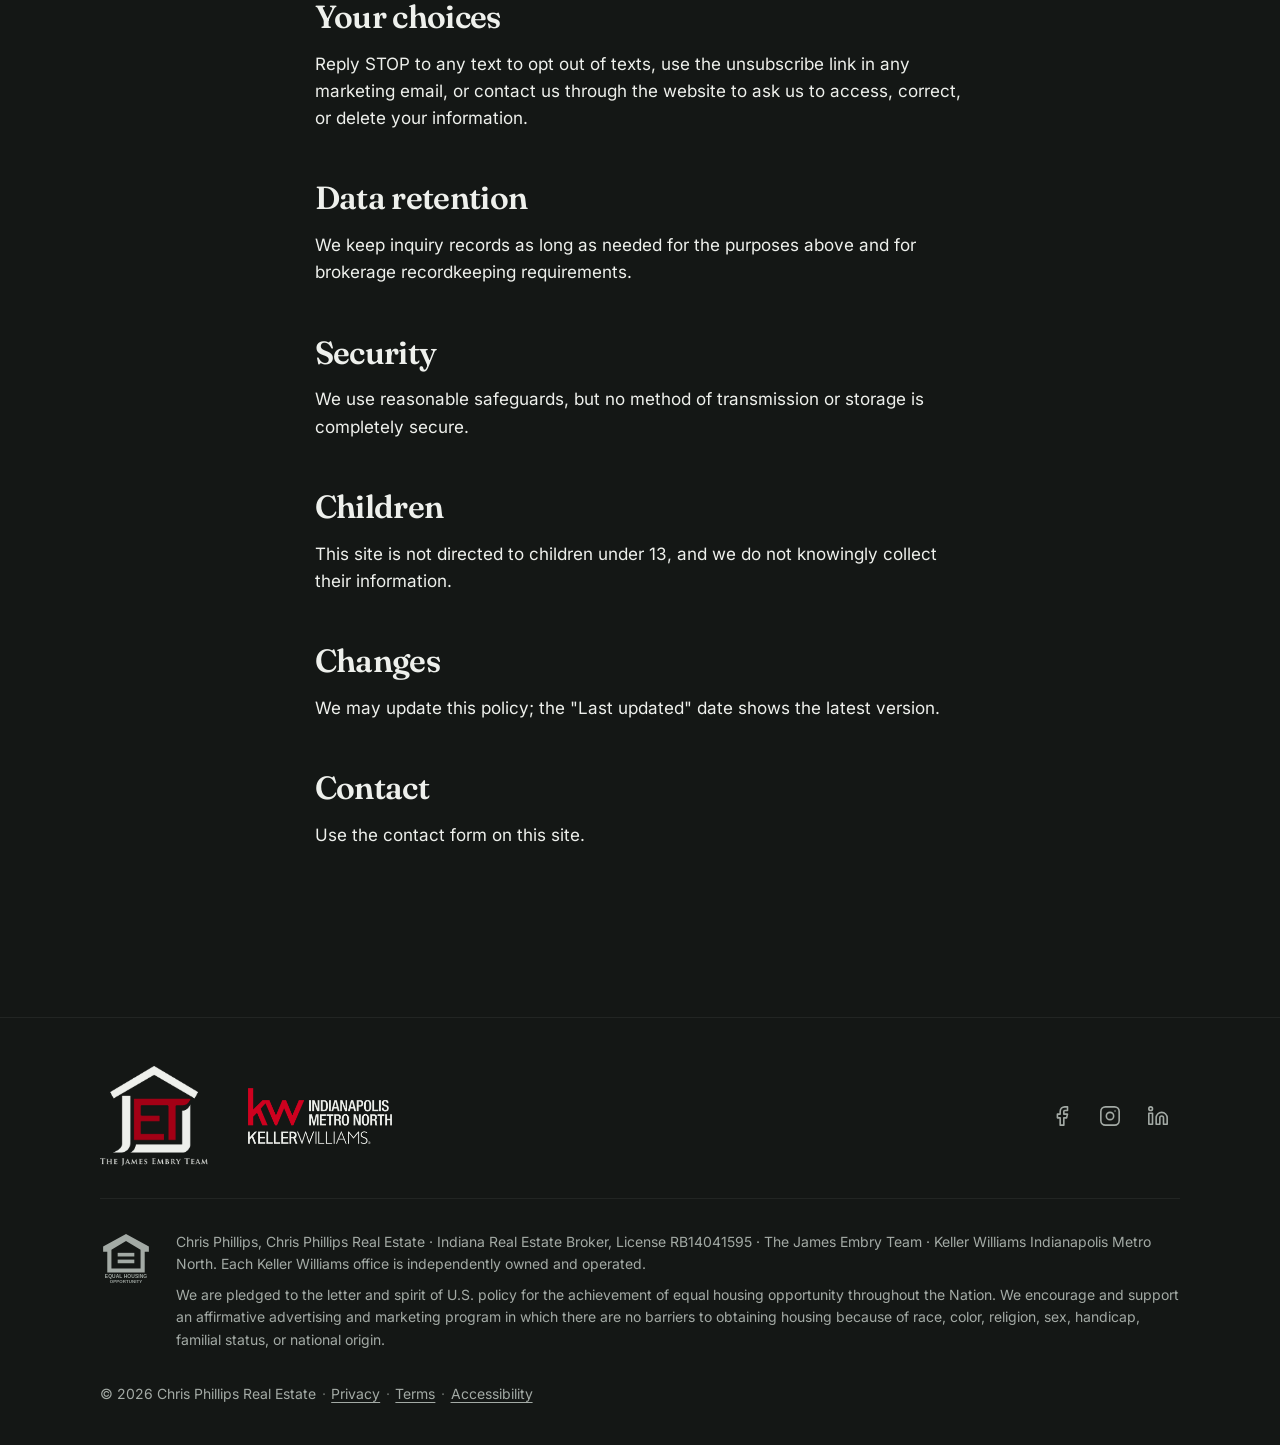
<file: privacy/index.html>
<!doctype html>
<html lang="en">
<head>
<!-- PARTIAL:head START -->
<meta charset="utf-8">
<meta name="viewport" content="width=device-width, initial-scale=1, viewport-fit=cover">
<meta name="color-scheme" content="dark">
<meta name="theme-color" content="#141715">
<link rel="icon" href="/favicon.ico" sizes="48x48">
<link rel="icon" href="/favicon.svg" type="image/svg+xml">
<link rel="apple-touch-icon" href="/apple-touch-icon.png">
<link rel="manifest" href="/site.webmanifest">
<link rel="preload" href="/assets/fonts/fraunces-600-opsz-latin.woff2" as="font" type="font/woff2" crossorigin>
<link rel="stylesheet" href="/assets/css/site.css">
<script src="/assets/js/site.js" defer></script>
<!-- PARTIAL:head END -->
<title>Privacy Policy | Chris Phillips Real Estate</title>
<meta name="description" content="How Chris Phillips Real Estate collects, uses and protects the information you share through chrisphillips.co.">
<link rel="canonical" href="https://chrisphillips.co/privacy/">
</head>
<body>
<!-- PARTIAL:header START -->
<a class="skip-link" href="#main">Skip to content</a>
<header class="topbar">
  <div class="wrap topbar__inner">
    <a class="brand" href="/">Chris Phillips</a>
    <nav class="toggle" aria-label="Site sections">
      <a class="toggle__link" href="/" data-section="selling">Selling</a>
      <a class="toggle__link" href="/operations/" data-section="operations">Operations</a>
    </nav>
  </div>
</header>
<!-- PARTIAL:header END -->
<main id="main" tabindex="-1">
  <section class="section">
    <div class="wrap prose">
      <h1>Privacy Policy</h1>
<!-- PARTIAL:privacy-text START -->
<p class="updated">Last updated: November 16, 2026</p>
<p>Chris Phillips Real Estate ("we," "us") operates chrisphillips.co. This policy explains what information we collect, how we use it, and your choices.</p>
<h2>Information we collect</h2>
<ul>
  <li><strong>Information you give us:</strong> name, email, phone number, property address, details about your home, timeframe, and any message you send through our forms. Some forms save your answers as you move through each step, so information you enter may be received even if you don't finish the form.</li>
  <li><strong>Information collected automatically:</strong> the page you visited, the referring website, advertising campaign details (such as UTM tags and ad click IDs), browser type, and general usage data collected through analytics tools and cookies.</li>
</ul>
<h2>How we use it</h2>
<ul>
  <li>To respond to your inquiry and provide real estate services, including preparing market analyses.</li>
  <li>To contact you by phone, text, and email as described in our form consent.</li>
  <li>To measure and improve our website and advertising.</li>
  <li>To comply with legal and brokerage recordkeeping obligations.</li>
</ul>
<h2>How we share it</h2>
<ul>
  <li>With The James Embry Team and Keller Williams Indianapolis Metro North as needed to provide real estate services.</li>
  <li>With service providers that run our website and communications (for example, Google for form storage, email, maps/address lookup, and analytics; GitHub for website hosting; Dog CEO for images on our error page). They may use information only to provide their services.</li>
  <li>When required by law or to protect our rights.</li>
  <li><strong>We do not sell your personal information.</strong> <strong>Mobile phone numbers and text message consent are not shared with third parties or affiliates for their own marketing purposes.</strong></li>
</ul>
<h2>Cookies and analytics</h2>
<p>We and our analytics and advertising partners may use cookies and similar technologies to understand site usage and measure ads. You can block cookies in your browser settings; the site will still work.</p>
<h2>Your choices</h2>
<p>Reply STOP to any text to opt out of texts, use the unsubscribe link in any marketing email, or contact us through the website to ask us to access, correct, or delete your information.</p>
<h2>Data retention</h2>
<p>We keep inquiry records as long as needed for the purposes above and for brokerage recordkeeping requirements.</p>
<h2>Security</h2>
<p>We use reasonable safeguards, but no method of transmission or storage is completely secure.</p>
<h2>Children</h2>
<p>This site is not directed to children under 13, and we do not knowingly collect their information.</p>
<h2>Changes</h2>
<p>We may update this policy; the "Last updated" date shows the latest version.</p>
<h2>Contact</h2>
<p>Use the contact form on this site.</p>
<!-- PARTIAL:privacy-text END -->
    </div>
  </section>
</main>
<!-- PARTIAL:footer START -->
<footer class="site-footer">
  <div class="wrap">
    <div class="footer__top">
      <div class="footer__brands">
        <img class="logo-jet" src="/assets/img/logos/jet-dark.png" alt="The James Embry Team" width="320" height="295" loading="lazy" decoding="async">
        <img class="logo-kw" src="/assets/img/logos/kw-dark.png" alt="Keller Williams Indianapolis Metro North" width="560" height="218" loading="lazy" decoding="async">
      </div>
      <ul class="social" aria-label="Chris Phillips on social media">
        <li><a href="https://www.facebook.com/people/Chris-Phillips-Real-Estate/61596428678507/" target="_blank" rel="noopener" aria-label="Facebook (opens in a new tab)"><svg viewBox="0 0 24 24" fill="none" stroke="currentColor" stroke-width="1.75" stroke-linecap="round" stroke-linejoin="round" aria-hidden="true" focusable="false"><path d="M18 2h-3a5 5 0 0 0-5 5v3H7v4h3v8h4v-8h3l1-4h-4V7a1 1 0 0 1 1-1h3z"/></svg></a></li>
        <li><a href="https://www.instagram.com/chris_phillips_realtor/" target="_blank" rel="noopener" aria-label="Instagram (opens in a new tab)"><svg viewBox="0 0 24 24" fill="none" stroke="currentColor" stroke-width="1.75" stroke-linecap="round" stroke-linejoin="round" aria-hidden="true" focusable="false"><rect x="2" y="2" width="20" height="20" rx="5"/><circle cx="12" cy="12" r="4"/><path d="M17.5 6.5h.01"/></svg></a></li>
        <li><a href="https://www.linkedin.com/in/chris-phillips-898822282" target="_blank" rel="noopener" aria-label="LinkedIn (opens in a new tab)"><svg viewBox="0 0 24 24" fill="none" stroke="currentColor" stroke-width="1.75" stroke-linecap="round" stroke-linejoin="round" aria-hidden="true" focusable="false"><path d="M16 8a6 6 0 0 1 6 6v7h-4v-7a2 2 0 0 0-4 0v7h-4v-7a6 6 0 0 1 6-6z"/><rect x="2" y="9" width="4" height="12"/><circle cx="4" cy="4" r="2"/></svg></a></li>
      </ul>
    </div>
    <div class="footer__legal">
      <svg class="eho" xmlns="http://www.w3.org/2000/svg" viewBox="0 0 100 100" role="img" aria-label="Equal Housing Opportunity"><path d="M50 6 6 30v10h8v40h72V40h8V30L50 6Zm28 66H22V36l28-17 28 17v36Z" fill="currentColor"/><rect x="34" y="42" width="32" height="7" fill="currentColor"/><rect x="34" y="55" width="32" height="7" fill="currentColor"/><text x="50" y="91" text-anchor="middle" font-family="Arial, Helvetica, sans-serif" font-weight="700" font-size="9.4" letter-spacing=".2" fill="currentColor">EQUAL HOUSING</text><text x="50" y="100" text-anchor="middle" font-family="Arial, Helvetica, sans-serif" font-weight="700" font-size="8.4" letter-spacing=".2" fill="currentColor">OPPORTUNITY</text></svg>
      <div class="footer__text">
        <p>Chris Phillips, Chris Phillips Real Estate · Indiana Real Estate Broker, License RB14041595 · The James Embry Team · Keller Williams Indianapolis Metro North. Each Keller Williams office is independently owned and operated.</p>
        <p>We are pledged to the letter and spirit of U.S. policy for the achievement of equal housing opportunity throughout the Nation. We encourage and support an affirmative advertising and marketing program in which there are no barriers to obtaining housing because of race, color, religion, sex, handicap, familial status, or national origin.</p>
      </div>
    </div>
    <p class="footer__fine">© <span data-year>2026</span> Chris Phillips Real Estate<span class="sep" aria-hidden="true">·</span><a href="/privacy/">Privacy</a><span class="sep" aria-hidden="true">·</span><a href="/terms/">Terms</a><span class="sep" aria-hidden="true">·</span><a href="/accessibility/">Accessibility</a></p>
  </div>
</footer>
<!-- PARTIAL:footer END -->
</body>
</html>
</file>
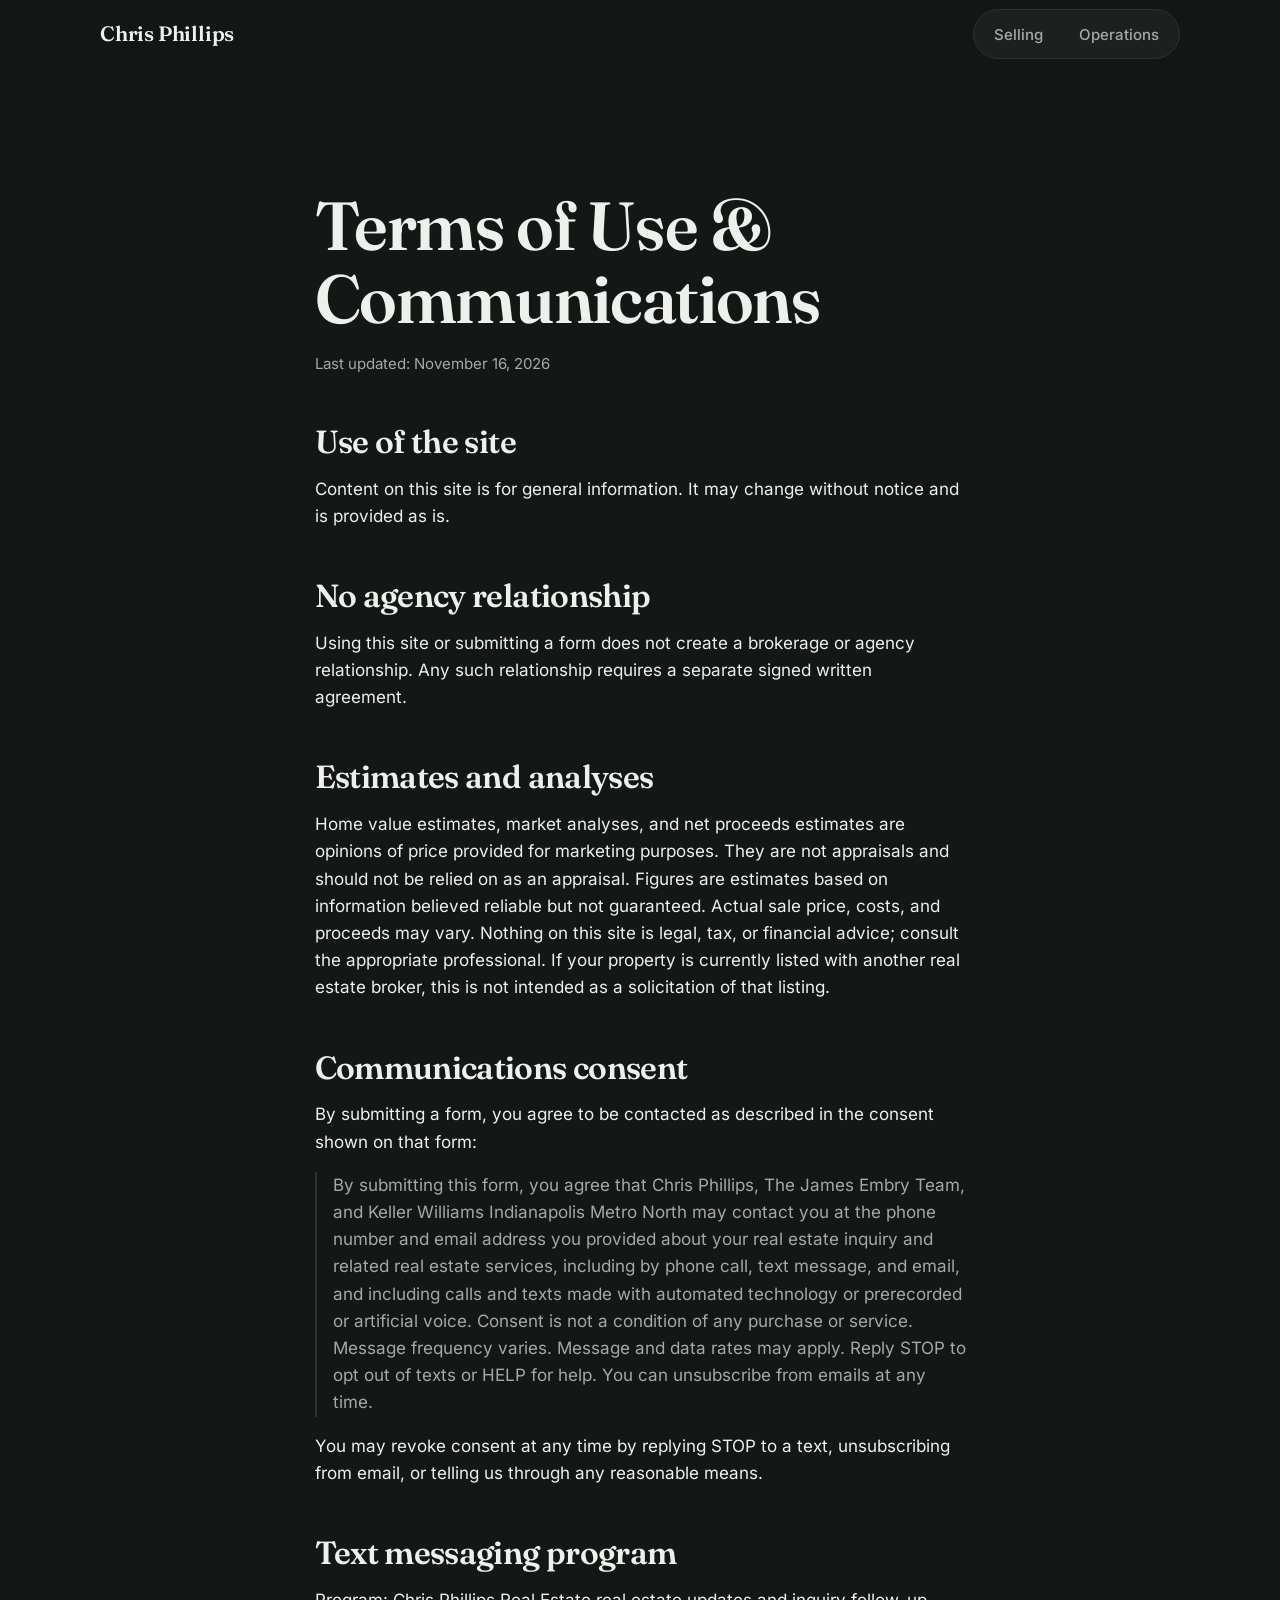
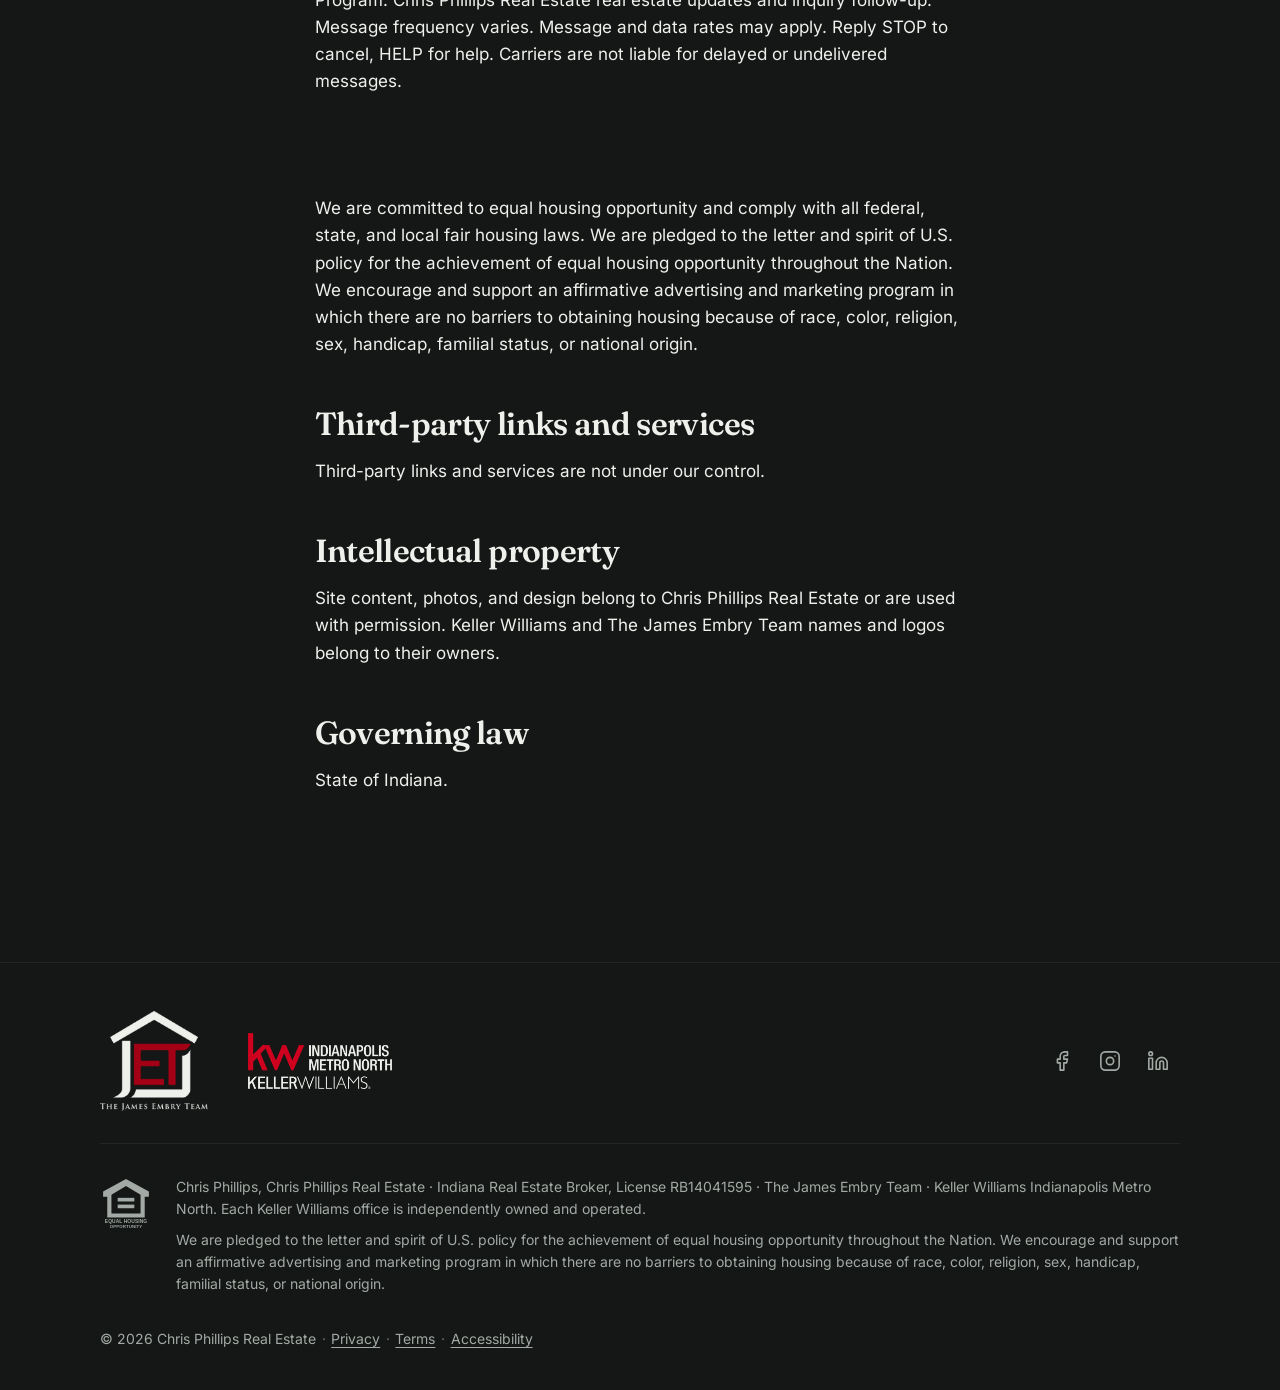
<file: terms/index.html>
<!doctype html>
<html lang="en">
<head>
<!-- PARTIAL:head START -->
<meta charset="utf-8">
<meta name="viewport" content="width=device-width, initial-scale=1, viewport-fit=cover">
<meta name="color-scheme" content="dark">
<meta name="theme-color" content="#141715">
<link rel="icon" href="/favicon.ico" sizes="48x48">
<link rel="icon" href="/favicon.svg" type="image/svg+xml">
<link rel="apple-touch-icon" href="/apple-touch-icon.png">
<link rel="manifest" href="/site.webmanifest">
<link rel="preload" href="/assets/fonts/fraunces-600-opsz-latin.woff2" as="font" type="font/woff2" crossorigin>
<link rel="stylesheet" href="/assets/css/site.css">
<script src="/assets/js/site.js" defer></script>
<!-- PARTIAL:head END -->
<title>Terms of Use &amp; Communications | Chris Phillips Real Estate</title>
<meta name="description" content="Terms of use for chrisphillips.co, including how and when we may contact you by phone, text and email.">
<link rel="canonical" href="https://chrisphillips.co/terms/">
</head>
<body>
<!-- PARTIAL:header START -->
<a class="skip-link" href="#main">Skip to content</a>
<header class="topbar">
  <div class="wrap topbar__inner">
    <a class="brand" href="/">Chris Phillips</a>
    <nav class="toggle" aria-label="Site sections">
      <a class="toggle__link" href="/" data-section="selling">Selling</a>
      <a class="toggle__link" href="/operations/" data-section="operations">Operations</a>
    </nav>
  </div>
</header>
<!-- PARTIAL:header END -->
<main id="main" tabindex="-1">
  <section class="section">
    <div class="wrap prose">
      <h1>Terms of Use &amp; Communications</h1>
<!-- PARTIAL:terms-text START -->
<p class="updated">Last updated: November 16, 2026</p>
<h2>Use of the site</h2>
<p>Content on this site is for general information. It may change without notice and is provided as is.</p>
<h2>No agency relationship</h2>
<p>Using this site or submitting a form does not create a brokerage or agency relationship. Any such relationship requires a separate signed written agreement.</p>
<h2>Estimates and analyses</h2>
<p>Home value estimates, market analyses, and net proceeds estimates are opinions of price provided for marketing purposes. They are not appraisals and should not be relied on as an appraisal. Figures are estimates based on information believed reliable but not guaranteed. Actual sale price, costs, and proceeds may vary. Nothing on this site is legal, tax, or financial advice; consult the appropriate professional. If your property is currently listed with another real estate broker, this is not intended as a solicitation of that listing.</p>
<h2>Communications consent</h2>
<p>By submitting a form, you agree to be contacted as described in the consent shown on that form:</p>
<blockquote>By submitting this form, you agree that Chris Phillips, The James Embry Team, and Keller Williams Indianapolis Metro North may contact you at the phone number and email address you provided about your real estate inquiry and related real estate services, including by phone call, text message, and email, and including calls and texts made with automated technology or prerecorded or artificial voice. Consent is not a condition of any purchase or service. Message frequency varies. Message and data rates may apply. Reply STOP to opt out of texts or HELP for help. You can unsubscribe from emails at any time.</blockquote>
<p>You may revoke consent at any time by replying STOP to a text, unsubscribing from email, or telling us through any reasonable means.</p>
<h2>Text messaging program</h2>
<p>Program: Chris Phillips Real Estate real estate updates and inquiry follow-up. Message frequency varies. Message and data rates may apply. Reply STOP to cancel, HELP for help. Carriers are not liable for delayed or undelivered messages.</p>
<h2>Fair housing</h2>
<p>We are committed to equal housing opportunity and comply with all federal, state, and local fair housing laws. We are pledged to the letter and spirit of U.S. policy for the achievement of equal housing opportunity throughout the Nation. We encourage and support an affirmative advertising and marketing program in which there are no barriers to obtaining housing because of race, color, religion, sex, handicap, familial status, or national origin.</p>
<h2>Third-party links and services</h2>
<p>Third-party links and services are not under our control.</p>
<h2>Intellectual property</h2>
<p>Site content, photos, and design belong to Chris Phillips Real Estate or are used with permission. Keller Williams and The James Embry Team names and logos belong to their owners.</p>
<h2>Governing law</h2>
<p>State of Indiana.</p>
<!-- PARTIAL:terms-text END -->
    </div>
  </section>
</main>
<!-- PARTIAL:footer START -->
<footer class="site-footer">
  <div class="wrap">
    <div class="footer__top">
      <div class="footer__brands">
        <img class="logo-jet" src="/assets/img/logos/jet-dark.png" alt="The James Embry Team" width="320" height="295" loading="lazy" decoding="async">
        <img class="logo-kw" src="/assets/img/logos/kw-dark.png" alt="Keller Williams Indianapolis Metro North" width="560" height="218" loading="lazy" decoding="async">
      </div>
      <ul class="social" aria-label="Chris Phillips on social media">
        <li><a href="https://www.facebook.com/people/Chris-Phillips-Real-Estate/61596428678507/" target="_blank" rel="noopener" aria-label="Facebook (opens in a new tab)"><svg viewBox="0 0 24 24" fill="none" stroke="currentColor" stroke-width="1.75" stroke-linecap="round" stroke-linejoin="round" aria-hidden="true" focusable="false"><path d="M18 2h-3a5 5 0 0 0-5 5v3H7v4h3v8h4v-8h3l1-4h-4V7a1 1 0 0 1 1-1h3z"/></svg></a></li>
        <li><a href="https://www.instagram.com/chris_phillips_realtor/" target="_blank" rel="noopener" aria-label="Instagram (opens in a new tab)"><svg viewBox="0 0 24 24" fill="none" stroke="currentColor" stroke-width="1.75" stroke-linecap="round" stroke-linejoin="round" aria-hidden="true" focusable="false"><rect x="2" y="2" width="20" height="20" rx="5"/><circle cx="12" cy="12" r="4"/><path d="M17.5 6.5h.01"/></svg></a></li>
        <li><a href="https://www.linkedin.com/in/chris-phillips-898822282" target="_blank" rel="noopener" aria-label="LinkedIn (opens in a new tab)"><svg viewBox="0 0 24 24" fill="none" stroke="currentColor" stroke-width="1.75" stroke-linecap="round" stroke-linejoin="round" aria-hidden="true" focusable="false"><path d="M16 8a6 6 0 0 1 6 6v7h-4v-7a2 2 0 0 0-4 0v7h-4v-7a6 6 0 0 1 6-6z"/><rect x="2" y="9" width="4" height="12"/><circle cx="4" cy="4" r="2"/></svg></a></li>
      </ul>
    </div>
    <div class="footer__legal">
      <svg class="eho" xmlns="http://www.w3.org/2000/svg" viewBox="0 0 100 100" role="img" aria-label="Equal Housing Opportunity"><path d="M50 6 6 30v10h8v40h72V40h8V30L50 6Zm28 66H22V36l28-17 28 17v36Z" fill="currentColor"/><rect x="34" y="42" width="32" height="7" fill="currentColor"/><rect x="34" y="55" width="32" height="7" fill="currentColor"/><text x="50" y="91" text-anchor="middle" font-family="Arial, Helvetica, sans-serif" font-weight="700" font-size="9.4" letter-spacing=".2" fill="currentColor">EQUAL HOUSING</text><text x="50" y="100" text-anchor="middle" font-family="Arial, Helvetica, sans-serif" font-weight="700" font-size="8.4" letter-spacing=".2" fill="currentColor">OPPORTUNITY</text></svg>
      <div class="footer__text">
        <p>Chris Phillips, Chris Phillips Real Estate · Indiana Real Estate Broker, License RB14041595 · The James Embry Team · Keller Williams Indianapolis Metro North. Each Keller Williams office is independently owned and operated.</p>
        <p>We are pledged to the letter and spirit of U.S. policy for the achievement of equal housing opportunity throughout the Nation. We encourage and support an affirmative advertising and marketing program in which there are no barriers to obtaining housing because of race, color, religion, sex, handicap, familial status, or national origin.</p>
      </div>
    </div>
    <p class="footer__fine">© <span data-year>2026</span> Chris Phillips Real Estate<span class="sep" aria-hidden="true">·</span><a href="/privacy/">Privacy</a><span class="sep" aria-hidden="true">·</span><a href="/terms/">Terms</a><span class="sep" aria-hidden="true">·</span><a href="/accessibility/">Accessibility</a></p>
  </div>
</footer>
<!-- PARTIAL:footer END -->
</body>
</html>
</file>
<file: assets/css/site.css>
/* ==========================================================================
   site.css: the one stylesheet for chrisphillips.co (dark theme only)

   What to edit:
   - Colors, fonts, spacing, radius: the TOKENS block right below.
     Effect colors (card light, glows) are the --fx-* tokens.
   - Everything else is grouped by component, in this order:
     1 Tokens · 2 Fonts · 3 Base · 4 Layout · 5 Type · 6 Top bar + toggle
     7 Buttons · 8 Section heading · 9 Cards · 10 Process steps · 11 Stats
     12 Chips · 13 Forms · 14 Disclaimer + footer · 15 404 dog card
     16 Effects (portrait, reveal, card light + shadow) · 17 Utilities · 18 Reduced motion

   Spec: _private/PROJECT_SPEC.md, sections 5 (design) and 6 (code rules).
   ========================================================================== */

/* 1. TOKENS ---------------------------------------------------------------- */
:root {
  color-scheme: dark;

  /* Color (spec 5.2) */
  --bg: #141715;
  --surface: #1c201e;
  --surface-2: #222724;          /* inputs, hover on surface */
  --ink: #eef0ec;
  --muted: #a3aaa5;              /* 7.6:1 on --bg, 6.9:1 on --surface */
  --line: #2d332f;
  --line-soft: rgb(255 255 255 / 6%);
  --accent: #7fb8a5;
  --accent-ink: #0f1311;
  --accent-soft: #23302b;
  --warm: #e0996d;
  --error: #ff8a80;

  /* Effects: retune the card light and glows here, in one place */
  --fx-light: rgb(236 248 243 / 92%);   /* card light: near-white, a hint of green */
  --fx-light-soft: rgb(127 184 165 / 45%);
  --fx-shadow: rgb(0 0 0 / 60%);        /* the shadow the light casts on the right */
  --fx-glow: rgb(127 184 165 / 35%);
  --fx-chip-edge: rgb(236 248 243 / 9%);  /* chip glow: faint even outline on tags in a lit card */
  --fx-chip-glow: rgb(236 248 243 / 7%);  /* chip glow: soft halo around those tags */
  --fx-warm: rgb(224 153 109 / 40%);
  --fx-dots: rgb(255 255 255 / 7%);

  /* Type (spec 5.3) */
  --serif: "Fraunces", Georgia, "Times New Roman", serif;
  --sans: "Inter", system-ui, -apple-system, "Segoe UI", Roboto, sans-serif;
  --fs-h1: clamp(2.4rem, 7vw, 4.25rem);
  --fs-h2: clamp(1.8rem, 4.5vw, 2.75rem);
  --fs-h3: clamp(1.3rem, 2.4vw, 1.6rem);
  --fs-lede: clamp(1.0625rem, 2.2vw, 1.3rem);
  --fs-body: 1.0625rem;          /* 17px */
  --fs-small: 0.9375rem;         /* 15px */
  --fs-fine: 0.875rem;           /* 14px, the smallest size used for legal text */
  --measure: 65ch;

  /* Spacing: 8px scale (spec 5.4) */
  --s-1: 8px;  --s-2: 16px; --s-3: 24px; --s-4: 32px;
  --s-5: 40px; --s-6: 48px; --s-8: 64px; --s-9: 72px;
  --s-12: 96px; --s-15: 120px;
  --section-y: var(--s-9);       /* 72px on phones, 120px on desktop */
  --gutter: 20px;

  /* Shape and layout */
  --max: 1080px;
  --radius: 1.5rem;              /* effect cards (matches the reference pen) */
  --radius-sm: 12px;             /* inputs, choice cards */
  --pill: 999px;
  --tap: 44px;                   /* minimum tap target */
  --topbar-h: 68px;

  /* Motion */
  --ease: cubic-bezier(.2, .7, .2, 1);
  --t-fast: 150ms;
  --t-med: 400ms;
}
@media (min-width: 720px)  { :root { --gutter: 32px; } }
@media (min-width: 1024px) { :root { --section-y: var(--s-15); } }

/* 2. FONTS (self-hosted, Latin subset; licenses in /assets/fonts/) ---------- */
@font-face {
  font-family: "Fraunces";
  src: url("/assets/fonts/fraunces-600-opsz-latin.woff2") format("woff2");
  font-weight: 600;
  font-style: normal;
  font-display: swap;
}
@font-face {
  font-family: "Inter";
  src: url("/assets/fonts/inter-400-600-latin.woff2") format("woff2");
  font-weight: 400 600;
  font-style: normal;
  font-display: swap;
}

/* 3. BASE ------------------------------------------------------------------ */
*, *::before, *::after { box-sizing: border-box; }
[hidden] { display: none !important; }
html {
  -webkit-text-size-adjust: 100%;
  text-size-adjust: 100%;
  scroll-padding-top: calc(var(--topbar-h) + var(--s-2));
}
@media (prefers-reduced-motion: no-preference) { html { scroll-behavior: smooth; } }
body {
  margin: 0;
  min-height: 100vh;
  display: flex;
  flex-direction: column;
  background: var(--bg);
  color: var(--ink);
  font: 400 var(--fs-body)/1.6 var(--sans);
  -webkit-font-smoothing: antialiased;
  -moz-osx-font-smoothing: grayscale;
  -webkit-tap-highlight-color: transparent;
}
main { flex: 1 0 auto; }
main:focus { outline: none; }
img, svg, video, canvas { display: block; max-width: 100%; }
img { height: auto; }
a { color: var(--accent); text-underline-offset: 0.18em; text-decoration-thickness: 1px; }
a:hover { text-decoration-thickness: 2px; }
::selection { background: var(--accent); color: var(--accent-ink); }

/* Visible focus ring everywhere (spec 5.7) */
:focus-visible { outline: 2px solid var(--accent); outline-offset: 2px; }

.skip-link {
  position: absolute; left: var(--s-2); top: -100px; z-index: 100;
  background: var(--accent); color: var(--accent-ink);
  padding: 12px 18px; border-radius: var(--pill);
  font-weight: 600; text-decoration: none;
}
.skip-link:focus { top: var(--s-1); }

/* 4. LAYOUT ---------------------------------------------------------------- */
.wrap { width: 100%; max-width: calc(var(--max) + var(--gutter) * 2); margin: 0 auto; padding: 0 var(--gutter); }
.section { padding: var(--section-y) 0; }
.section + .section { padding-top: 0; }        /* let spacing, not borders, separate sections */
.section--tight { padding: var(--s-8) 0; }
.narrow { max-width: 720px; }
.grid { display: grid; gap: var(--s-3); }
@media (min-width: 720px) {
  .grid--2 { grid-template-columns: repeat(2, 1fr); }
  .grid--3 { grid-template-columns: repeat(2, 1fr); }
}
@media (min-width: 1024px) {
  .grid--3 { grid-template-columns: repeat(3, 1fr); }
  .grid--4 { grid-template-columns: repeat(4, 1fr); }
}
@media (min-width: 720px) and (max-width: 1023px) { .grid--4 { grid-template-columns: repeat(2, 1fr); } }
@media (min-width: 720px) and (max-width: 1023px) { .grid--3 > :last-child:nth-child(odd) { grid-column: 1 / -1; } }

/* Hero: one column on phones, two at 1024px (spec 5.4) */
.hero { padding-top: var(--s-2); padding-bottom: var(--section-y); display: grid; gap: var(--s-3); align-items: center; }
@media (min-width: 1024px) {
  .hero { grid-template-columns: 1.35fr 1fr; gap: var(--s-8); padding-top: var(--s-8); }
}
.hero__media { order: -1; width: 100%; max-width: 200px; }
@media (min-width: 1024px) { .hero__media { order: 0; max-width: 420px; justify-self: end; } }
.hero--home .lede, .hero--split .lede { margin-bottom: var(--s-4); }
/* Home hero, stacked (< 1024px): portrait sits directly under the H1, centered.
   .hero__text dissolves into the hero grid so its children can be reordered around the image. */
@media (max-width: 1023px) {
  .hero--home { gap: 0; }
  .hero--home .hero__text { display: contents; }
  .hero--home .eyebrow { order: 1; }
  .hero--home h1 { order: 2; }
  .hero--home .hero__media { order: 3; justify-self: center; margin-bottom: var(--s-3); }
  .hero--home .lede { order: 4; }
  .hero--home .btns { order: 5; justify-content: center; }
}

/* Operations hero: swirl that assembles into a house (assets/js/ops-hero.js).
   Phones: full width under the text (labels need room). 1024px+: same slot as the portrait. */
.hero__media--ops { order: 0; max-width: 420px; justify-self: center; }
@media (min-width: 1024px) { .hero__media--ops { justify-self: end; } }
/* Ops hero text: no button under the lede, and the lede hides once the house drops below the headline (< 1024px). */
.hero--ops .lede { margin-bottom: 0; }
@media (max-width: 1023px) { .hero--ops .lede { display: none; } }
.ops-hero {
  position: relative; width: 100%; aspect-ratio: 4 / 5; cursor: pointer;
  background: transparent;              /* blends into the page: no visible box */
  border-radius: var(--radius);         /* only shows as the keyboard focus ring */
  -webkit-tap-highlight-color: transparent;
}
.ops-hero canvas { position: absolute; inset: 0; width: 100%; height: 100%; display: block; }
.ops-hero .oh-gl { opacity: 0; pointer-events: none; }
.ops-hero.is-pulsing .oh-gl { opacity: 1; }
.ops-hero.is-pulsing .oh-2d { opacity: 0; } /* the blurred copy replaces the sharp one during the pulse */

/* 5. TYPE ------------------------------------------------------------------ */
h1, h2, h3, h4 {
  font-family: var(--serif);
  font-weight: 600;
  font-optical-sizing: auto;
  letter-spacing: -0.02em;
  line-height: 1.08;
  margin: 0 0 var(--s-2);
  text-wrap: balance;
}
h1 { font-size: var(--fs-h1); }
h2 { font-size: var(--fs-h2); line-height: 1.12; }
h3 { font-size: var(--fs-h3); line-height: 1.2; letter-spacing: -0.01em; }
p { margin: 0 0 var(--s-2); max-width: var(--measure); }
p:last-child { margin-bottom: 0; }
strong { font-weight: 600; }
.eyebrow {
  margin: 0 0 var(--s-2);
  font: 600 0.8125rem/1.3 var(--sans);
  letter-spacing: 0.12em;
  text-transform: uppercase;
  color: var(--warm);
}
.lede { font-size: var(--fs-lede); line-height: 1.55; color: var(--muted); max-width: 38em; margin-bottom: var(--s-4); }
.muted { color: var(--muted); }
.small { font-size: var(--fs-small); }
.prose { max-width: var(--measure); }
.prose h2 { font-size: clamp(1.5rem, 3.5vw, 2rem); margin-top: var(--s-6); }
.prose h3 { margin-top: var(--s-4); }
.prose ul, .prose ol { padding-left: 1.25em; margin: 0 0 var(--s-2); }
.prose li { margin-bottom: var(--s-1); }
.prose li::marker { color: var(--warm); }
.updated { font-size: var(--fs-small); color: var(--muted); margin-bottom: var(--s-4); }

/* 6. TOP BAR + SELLING | OPERATIONS TOGGLE (spec 3, 5.4) -------------------- */
.topbar {
  position: sticky; top: 0; z-index: 50;
  background: rgb(20 23 21 / 86%);
  -webkit-backdrop-filter: saturate(140%) blur(10px);
  backdrop-filter: saturate(140%) blur(10px);
  border-bottom: 1px solid transparent;
  transition: border-color var(--t-med) ease;
}
.topbar.is-scrolled { border-bottom-color: var(--line-soft); }
.topbar__inner { display: flex; align-items: center; justify-content: space-between; gap: 12px; min-height: var(--topbar-h); }
.brand {
  font: 600 1.15rem/1 var(--serif);
  letter-spacing: -0.01em;
  color: var(--ink);
  text-decoration: none;
  white-space: nowrap;
  padding: 12px 0;               /* tap height */
}
a.brand:hover { color: var(--accent); }
@media (min-width: 720px) { .brand { font-size: 1.3rem; } }
.topbar--landing .topbar__inner { justify-content: flex-start; }

/* Segmented switch. Works with no JavaScript: each side is a real link.
   The active side is highlighted from <body data-section="..."> (CSS), and
   site.js adds aria-current="page" to it for screen readers. */
.toggle {
  display: inline-flex;
  padding: 2px;
  border: 1px solid var(--line);
  border-radius: var(--pill);
  background: var(--surface);
  flex: none;
}
.toggle__link {
  display: inline-flex; align-items: center; justify-content: center;
  min-height: var(--tap);
  padding: 0 12px;
  border-radius: var(--pill);
  font: 500 0.875rem/1 var(--sans);
  color: var(--muted);
  text-decoration: none;
  white-space: nowrap;
  transition: color var(--t-fast) ease, background-color var(--t-fast) ease, transform var(--t-fast) ease;
}
@media (min-width: 720px) { .toggle__link { padding: 0 18px; font-size: 0.9375rem; } }
.toggle__link:hover { color: var(--ink); text-decoration: none; }
.toggle__link:active { transform: scale(.97); }
.toggle__link[aria-current="page"],
body[data-section="selling"] .toggle__link[data-section="selling"],
body[data-section="operations"] .toggle__link[data-section="operations"] {
  background: var(--accent);
  color: var(--accent-ink);
  font-weight: 600;
}

/* 7. BUTTONS --------------------------------------------------------------- */
.btns { display: flex; flex-wrap: wrap; gap: 12px; }
.btn {
  display: inline-flex; align-items: center; justify-content: center; gap: 0.5em;
  min-height: 52px;
  padding: 0 26px;
  border: 1.5px solid var(--accent);
  border-radius: var(--pill);
  font: 600 1rem/1.1 var(--sans);
  text-decoration: none;
  text-align: center;
  cursor: pointer;
  -webkit-user-select: none; user-select: none;
  transition: transform var(--t-fast) var(--ease), background-color 250ms ease, color 250ms ease, box-shadow 250ms ease;
}
.btn:hover { text-decoration: none; }
.btn:active { transform: translateY(1px) scale(.98); }     /* press-down feedback on tap */
.btn--primary { background: var(--accent); color: var(--accent-ink); }
.btn--primary:hover { background: #93c6b4; box-shadow: 0 8px 28px -12px var(--fx-glow); }
.btn--ghost { background: transparent; color: var(--accent); }
.btn--ghost:hover { background: var(--accent-soft); }
.btn--block { width: 100%; }
.btn[disabled], .btn[aria-disabled="true"] { opacity: .6; cursor: not-allowed; transform: none; box-shadow: none; }
.btn .arrow { transition: transform var(--t-fast) var(--ease); }
.btn:hover .arrow { transform: translateX(3px); }

.link-arrow { font-weight: 600; text-decoration: none; }
.link-arrow:hover { text-decoration: underline; }

/* 8. SECTION HEADING (eyebrow + H2 + lede) --------------------------------- */
.section-head { max-width: 720px; margin-bottom: var(--s-6); }
.section-head .lede { margin-bottom: 0; }

/* 9. CARDS (proof, capability, build) -------------------------------------- */
/* Fewer boxes: a card is a quiet surface with a hairline, no heavy borders.
   The orbiting light (Phase 6) is drawn by fx-cards.js on any .fx-card. */
.card {
  position: relative;
  background: var(--surface);
  border: 1px solid var(--line-soft);
  border-radius: var(--radius);
  padding: var(--s-4) var(--s-3);
}
@media (min-width: 720px) { .card { padding: var(--s-5) var(--s-4); } }
.card h3 { margin-bottom: var(--s-1); }
.card p { color: var(--muted); }
.card__kicker { font: 600 0.8125rem/1.3 var(--sans); letter-spacing: .1em; text-transform: uppercase; color: var(--warm); margin-bottom: var(--s-1); }

/* Faint dot grid texture on effect cards (spec 5.6.1, D-30) */
.card--dots {
  background-color: var(--surface);
  background-image: radial-gradient(var(--fx-dots) 1px, transparent 1px);
  background-size: 1.1rem 1.1rem;
  background-position: center;
}

/* Capability card (operations): items line under the group name */
.card__items { font-size: var(--fs-small); font-weight: 500; color: var(--ink); margin-bottom: var(--s-2); }

/* Capability grid: five groups, 3 + 2 on desktop, no orphan on tablet */
@media (min-width: 720px) and (max-width: 1023px) {
  .grid--caps { grid-template-columns: repeat(2, 1fr); }
  .grid--caps > :last-child:nth-child(odd) { grid-column: 1 / -1; }
}
@media (min-width: 1024px) {
  .grid--caps { grid-template-columns: repeat(6, 1fr); }
  .grid--caps > * { grid-column: span 2; }
  .grid--caps > :nth-child(n+4) { grid-column: span 3; }
}

/* Build card: big outcome headline, one-line "how" */
.card--build h3 { font-size: clamp(1.45rem, 3vw, 1.9rem); line-height: 1.15; margin-bottom: var(--s-2); }

/* 10. PROCESS STEPS (home 5-step, operations playbook) --------------------- */
.steps { list-style: none; margin: 0; padding: 0; display: grid; gap: var(--s-3); counter-reset: step; }
@media (min-width: 720px)  { .steps { grid-template-columns: repeat(2, 1fr); } }
@media (min-width: 1024px) { .steps { grid-template-columns: repeat(6, 1fr); }
  .steps > * { grid-column: span 2; }
  .steps > :nth-child(n+4) { grid-column: span 3; } }
.step { counter-increment: step; }
.step__num {
  display: block;
  font: 600 2.25rem/1 var(--serif);
  color: var(--warm);
  margin-bottom: var(--s-2);
}
.step__num::before { content: counter(step, decimal-leading-zero); }
.step p { color: var(--muted); }

/* 11. STAT ROW ------------------------------------------------------------- */
.stats { list-style: none; margin: 0; padding: 0; display: grid; gap: var(--s-4); }
@media (min-width: 720px) { .stats { grid-template-columns: repeat(3, 1fr); } }
.stat__num { display: block; font: 600 clamp(3rem, 9vw, 4.5rem)/1 var(--serif); letter-spacing: -0.03em; color: var(--ink); }
.stat__label { display: block; margin-top: var(--s-1); color: var(--muted); }
.stat__num--word { font-size: clamp(2.25rem, 6vw, 3.25rem); line-height: 1.1; }
@media (min-width: 720px) { .stat__num--word { padding-top: clamp(0.4rem, 1.5vw, 0.9rem); } }

/* Reviews (hidden until there are real reviews; see the note in index.html) */
.reviews { margin-top: var(--s-8); }
.reviews__title { margin-bottom: var(--s-3); }
.reviews__list { list-style: none; margin: 0; padding: 0; }
.review blockquote { margin: 0 0 var(--s-2); }
.review blockquote p { color: var(--ink); font-size: 1.0625rem; }
.review__meta { font-size: var(--fs-small); color: var(--muted); margin: 0; }

.section-link { margin-top: var(--s-4); }

/* 12. CHIPS ---------------------------------------------------------------- */
.chips { list-style: none; margin: var(--s-3) 0 0; padding: 0; display: flex; flex-wrap: wrap; gap: 8px; }
.chips li {
  font: 500 0.8125rem/1 var(--sans);
  color: var(--accent);
  background: var(--accent-soft);
  border-radius: var(--pill);
  padding: 8px 12px;
  box-shadow: 0 0 0 1px rgb(236 248 243 / 0), 0 0 12px 1px rgb(236 248 243 / 0);  /* chip glow (section 16) */
  transition: box-shadow 600ms ease;
}

/* 13. FORMS (rendered by forms.js from /forms.json, Phase 2) --------------- */
.form-card {
  position: relative;
  background: var(--surface);
  border: 1px solid var(--line-soft);
  border-radius: var(--radius);
  padding: var(--s-4) var(--s-3);
}
@media (min-width: 720px) { .form-card { padding: var(--s-5); } }
.form { display: grid; gap: var(--s-3); }
.form__row { display: grid; gap: var(--s-3); }
@media (min-width: 720px) { .form__row--2 { grid-template-columns: 1fr 1fr; } }
.field { display: grid; gap: 8px; }
.field__label { font: 600 var(--fs-small)/1.3 var(--sans); color: var(--ink); }
.field__optional { font-weight: 400; color: var(--muted); }
.field__hint { font-size: var(--fs-fine); color: var(--muted); margin: 0; }
.field__error { font-size: var(--fs-fine); font-weight: 500; color: var(--error); margin: 0; }
.field__error:empty { display: none; }

.input, .select, .textarea {
  width: 100%;
  min-height: 52px;
  padding: 13px 16px;
  font: 400 1.0625rem/1.4 var(--sans);   /* never under 16px: stops iPhone zoom on tap */
  color: var(--ink);
  background: var(--surface-2);
  border: 1px solid var(--line);
  border-radius: var(--radius-sm);
  transition: border-color var(--t-fast) ease, box-shadow var(--t-fast) ease;
  -webkit-appearance: none; appearance: none;
}
.input::placeholder, .textarea::placeholder { color: #7d857f; }
.input:hover, .select:hover, .textarea:hover { border-color: #3c443f; }
.input:focus, .select:focus, .textarea:focus { outline: none; border-color: var(--accent); box-shadow: 0 0 0 3px rgb(127 184 165 / 22%); }
.input[aria-invalid="true"], .select[aria-invalid="true"], .textarea[aria-invalid="true"] { border-color: var(--error); }
.textarea { min-height: 128px; resize: vertical; }
.select {
  padding-right: 44px;
  background-image: url("data:image/svg+xml,%3Csvg xmlns='http://www.w3.org/2000/svg' width='12' height='8' viewBox='0 0 12 8'%3E%3Cpath d='M1 1.5 6 6.5 11 1.5' fill='none' stroke='%23a3aaa5' stroke-width='1.6' stroke-linecap='round' stroke-linejoin='round'/%3E%3C/svg%3E");
  background-repeat: no-repeat;
  background-position: right 16px center;
}
.select option { background: var(--surface); color: var(--ink); }
.link-btn { background: none; border: 0; padding: 8px 0; justify-self: start; color: var(--accent); font: 500 var(--fs-small) var(--sans); text-decoration: underline; text-underline-offset: .18em; cursor: pointer; min-height: var(--tap); }

/* Form placeholder before forms.js builds it */
[data-form] { min-height: 3rem; }
/* Landing pages: hold the form's space while it loads, so the content below
   doesn't jump when it appears (layout shift, spec 11.3). Only applies while
   "Loading form…" is showing. Re-measure if a form's first step changes. */
[data-form="center-grove"]:has(> .form-loading) { min-height: 376px; }
[data-form="sellers-playbook"]:has(> .form-loading) { min-height: 418px; }
@media (min-width: 720px) {
  [data-form="center-grove"]:has(> .form-loading) { min-height: 354px; }
  [data-form="sellers-playbook"]:has(> .form-loading) { min-height: 332px; }
}
@media (min-width: 1024px) {
  [data-form="center-grove"]:has(> .form-loading) { min-height: 388px; }
  [data-form="sellers-playbook"]:has(> .form-loading) { min-height: 374px; }
}
.form-loading { color: var(--muted); font-size: var(--fs-small); margin: 0; }
.form-step { display: grid; gap: var(--s-3); }
.form-step__hint { margin-top: calc(var(--s-2) * -1); }

/* Address suggestions (forms.js AddressBox: our own input + Google suggestion list) */
.address { position: relative; }
.suggest {
  position: absolute; z-index: 20; left: 0; right: 0; top: calc(100% + 6px);
  margin: 0; padding: 6px; list-style: none;
  background: var(--surface-2);
  border: 1px solid var(--line);
  border-radius: var(--radius-sm);
  box-shadow: 0 18px 40px -16px rgb(0 0 0 / 70%);
  max-height: min(320px, 45vh); overflow-y: auto;    /* stays above the on-screen keyboard */
}
.suggest__item { display: grid; gap: 2px; padding: 10px 12px; min-height: var(--tap); border-radius: 8px; cursor: pointer; }
.suggest__item:hover, .suggest__item[aria-selected="true"] { background: var(--accent-soft); }
.suggest__main { color: var(--ink); font-weight: 500; }
.suggest__sub { color: var(--muted); font-size: var(--fs-fine); }
.suggest__credit { padding: 6px 12px 2px; text-align: right; font: 500 0.75rem/1.2 Roboto, Arial, sans-serif; color: var(--muted); }

/* Consent checkbox (only if forms.json consent.mode is "checkbox", D-02) */
.consent-block { display: grid; gap: var(--s-1); }
.consent-check { display: flex; gap: 12px; align-items: flex-start; font-size: var(--fs-small); font-weight: 500; cursor: pointer; min-height: var(--tap); padding-top: 4px; }
.consent-check input { width: 22px; height: 22px; margin: 1px 0 0; flex: none; accent-color: var(--accent); }

/* Big tap-friendly choice cards (radio) */
.choices { display: grid; gap: 10px; border: 0; margin: 0; padding: 0; }
/* A visible question above choice cards gets the same gap as a text field's label (.field gap: 8px) */
.choices > legend.field__label { padding: 0; margin-bottom: 8px; }
.choice { position: relative; display: block; cursor: pointer; }
.choice input { position: absolute; opacity: 0; inset: 0; margin: 0; cursor: pointer; }
.choice span {
  display: flex; align-items: center; min-height: 56px;
  padding: 14px 18px;
  border: 1.5px solid var(--line);
  border-radius: var(--radius-sm);
  font-weight: 500;
  transition: border-color var(--t-fast) ease, background-color var(--t-fast) ease, transform var(--t-fast) ease;
}
.choice:hover span { border-color: #4a544e; }
.choice:active span { transform: scale(.99); }
.choice input:checked + span { border-color: var(--accent); background: var(--accent-soft); color: var(--ink); }
.choice input:focus-visible + span { outline: 2px solid var(--accent); outline-offset: 2px; }
/* Checkbox groups ("type": "checks"): the same cards, two per row, a little tighter */
.choices--checks { grid-template-columns: 1fr 1fr; gap: 8px; }
.choices--checks legend { grid-column: 1 / -1; }
.choices--checks .choice span { padding-top: 10px; padding-bottom: 10px; font-size: var(--fs-small); }
@media (max-width: 380px) { .choices--checks { grid-template-columns: 1fr; } }
/* Two-option choices (Yes / No) sit side by side */
.choices:not(.choices--checks):not(:has(.choice:nth-of-type(3))) { grid-template-columns: 1fr 1fr; }

/* A heading that opens a card has no top gap (e.g. the Center Grove rules card) */
.card > h2:first-child { margin-top: 0; }

/* Step forms */
.form-progress { height: 4px; border-radius: var(--pill); background: var(--line); overflow: hidden; margin-bottom: var(--s-2); }
.form-progress__bar { display: block; height: 100%; width: 25%; background: var(--accent); border-radius: inherit; transition: width var(--t-med) var(--ease); }
.form-count { font: 600 0.8125rem/1.3 var(--sans); letter-spacing: .08em; text-transform: uppercase; color: var(--warm); margin: 0 0 var(--s-1); }
.form-step__title { font-size: clamp(1.5rem, 4vw, 1.85rem); line-height: 1.2; margin-bottom: var(--s-3); outline: none; }
.form-nav { display: flex; gap: 10px; }
.form-nav .btn--primary { flex: 1; }

/* Consent block (spec 12.1): readable, never under 14px or lighter than muted */
.consent { font-size: var(--fs-fine); line-height: 1.55; color: var(--muted); margin: 0; max-width: none; }
.consent a { color: var(--ink); }
.form-note { font-size: var(--fs-fine); color: var(--muted); text-align: center; margin: 0; max-width: none; }
.form-status { font-size: var(--fs-small); margin: 0; }
.form-status--error { color: var(--error); font-weight: 500; }

/* Honeypot: hidden from people, visible to bots */
.hp { position: absolute !important; left: -10000px !important; width: 1px; height: 1px; overflow: hidden; }

/* Thank-you state */
.thanks { outline: none; }
.thanks h2, .thanks h3 { margin-bottom: var(--s-1); }
.thanks p { color: var(--muted); }

/* 14. DISCLAIMER + FOOTER (spec 12.0, 12.2, D-05, D-07) --------------------- */
.disclaimer { padding: var(--s-6) 0 0; }
.disclaimer p { font-size: var(--fs-fine); line-height: 1.6; color: var(--muted); max-width: none; }

/* Landing pages: Privacy + Terms shown on the page itself (no links out), collapsed */
.legal-docs { padding: var(--s-4) 0 0; }
.legal-doc { border-top: 1px solid var(--line-soft); }
.legal-doc:last-child { border-bottom: 1px solid var(--line-soft); }
.legal-doc summary {
  display: flex; align-items: center; justify-content: space-between; gap: var(--s-2);
  min-height: 56px; padding: var(--s-1) 0;
  font: 600 1.125rem/1.3 var(--serif);
  color: var(--ink);
  cursor: pointer;
  list-style: none;
}
.legal-doc summary::-webkit-details-marker { display: none; }
.legal-doc summary::after {
  content: ""; flex: none; width: 10px; height: 10px; margin-right: 6px;
  border-right: 1.5px solid var(--muted); border-bottom: 1.5px solid var(--muted);
  transform: rotate(45deg) translateY(-3px);
  transition: transform var(--t-fast) ease;
}
.legal-doc[open] summary::after { transform: rotate(-135deg) translateY(-3px); }
.legal-doc summary:hover { color: var(--accent); }
.legal-doc__body { padding: 0 0 var(--s-4); }
/* FAQ (/home-value/): same open/close rows as the legal docs, normal-size answers */
.faq__title { margin-bottom: var(--s-3); }
.faq__body { padding: 0 0 var(--s-4); }
.faq__body p { color: var(--muted); }
.faq__body p:last-child { margin-bottom: 0; }
.legal-doc__body, .legal-doc__body p, .legal-doc__body li { font-size: var(--fs-small); color: var(--muted); }
.legal-doc__body h2 { font-size: 1.125rem; margin: var(--s-3) 0 var(--s-1); color: var(--ink); }

blockquote { margin: 0 0 var(--s-2); padding: 0 0 0 var(--s-2); border-left: 2px solid var(--line); color: var(--muted); max-width: var(--measure); }

.site-footer { margin-top: var(--s-6); padding: var(--s-6) 0 var(--s-5); border-top: 1px solid var(--line-soft); }
.disclaimer + .site-footer { margin-top: var(--s-4); }
.footer__top { display: flex; flex-wrap: wrap; align-items: center; justify-content: space-between; gap: var(--s-4); padding-bottom: var(--s-4); margin-bottom: var(--s-4); border-bottom: 1px solid var(--line-soft); }
.footer__brands { display: flex; flex-wrap: wrap; align-items: center; gap: var(--s-3) var(--s-5); }
.footer__brands img { width: auto; }
.logo-jet { height: 80px; }
.logo-kw { height: 44px; }
@media (min-width: 720px) { .logo-jet { height: 100px; } .logo-kw { height: 56px; } }

.social { list-style: none; margin: 0; padding: 0; display: flex; gap: 4px; }
.social a {
  display: inline-flex; align-items: center; justify-content: center;
  width: var(--tap); height: var(--tap);
  border-radius: 50%;
  color: var(--muted);
  transition: color var(--t-fast) ease, background-color var(--t-fast) ease, transform var(--t-fast) ease;
}
.social a:hover { color: var(--ink); background: var(--surface); }
.social a:active { transform: scale(.94); }
.social svg { width: 22px; height: 22px; }

.footer__legal { display: flex; flex-wrap: wrap; gap: var(--s-2) var(--s-3); align-items: flex-start; }
.footer__legal .eho { width: 52px; height: 52px; flex: none; color: var(--muted); }
.footer__text { flex: 1 1 260px; }
.footer__text p { font-size: var(--fs-fine); line-height: 1.6; color: var(--muted); max-width: none; margin-bottom: var(--s-1); }
.footer__fine { margin: var(--s-3) 0 0; font-size: var(--fs-fine); color: var(--muted); max-width: none; }
.footer__fine a { color: var(--muted); text-decoration: underline; text-underline-offset: .2em; padding: 6px 0; }
.footer__fine a:hover { color: var(--ink); }
.footer__fine .sep { margin: 0 .4em; opacity: .6; }

/* 14b. LANDING PAGES (spec 10) -------------------------------------------- */
/* Rule: headline + short lede, then the form. Everything else goes below it.
   Phones: stacked. Desktop: copy left, form card right, both at the top. */
.hero--landing { align-items: start; }
.hero--landing .lede { margin-bottom: 0; }
/* .hero--form-first (/home-value/): when stacked (< 1024px) the form sits directly under the H1
   and the lede moves below the form. .hero__text dissolves into the grid so its children can be reordered. */
@media (max-width: 1023px) {
  .hero--form-first { gap: 0; }
  .hero--form-first .hero__text { display: contents; }
  .hero--form-first .eyebrow { order: 1; }
  .hero--form-first h1 { order: 2; }
  .hero--form-first .form-card { order: 3; margin-top: var(--s-1); }
  .hero--form-first .lede { order: 4; margin-top: var(--s-3); }
}
@media (min-width: 1024px) {
  .hero--landing { grid-template-columns: 1fr minmax(0, 500px); gap: var(--s-6); }
  .hero--landing .hero__text { padding-top: var(--s-5); }
}

/* Three steps in a row from tablet up (landing "How it works") */
@media (min-width: 720px) { .steps--3 { grid-template-columns: repeat(3, 1fr); } .steps--3 > * { grid-column: auto; } }

/* Cover image beside a list */
.split { display: grid; gap: var(--s-6); align-items: center; }
@media (min-width: 1024px) { .split { grid-template-columns: 1.1fr 1fr; gap: var(--s-8); } }
.cover { margin: 0; }
.cover img { width: 100%; border-radius: var(--radius-sm); border: 1px solid var(--line-soft); box-shadow: 0 28px 60px -28px rgb(0 0 0 / 75%); }
.split h2 { margin-bottom: var(--s-3); }

/* Check-mark list */
.ticks { list-style: none; margin: 0; padding: 0; display: grid; gap: var(--s-2); }
.ticks li { position: relative; padding-left: 2rem; max-width: var(--measure); }
.ticks li::before {
  content: ""; position: absolute; left: 0.15rem; top: 0.45em;
  width: 0.95rem; height: 0.5rem;
  border-left: 2px solid var(--accent); border-bottom: 2px solid var(--accent);
  transform: rotate(-45deg);
}

/* Short "about" with a round photo */
.about-mini { display: flex; gap: var(--s-3); align-items: center; }
.about-mini__photo { flex: none; width: 88px; height: 88px; border-radius: 50%; overflow: hidden; background: var(--surface); }
.about-mini__photo img { width: 100%; height: 100%; object-fit: cover; object-position: center 22%; }
@media (min-width: 720px) { .about-mini__photo { width: 112px; height: 112px; } }
.about-mini__title { font-size: clamp(1.5rem, 3.5vw, 2rem); margin-bottom: var(--s-1); }
.made-by { margin-left: auto; margin-right: auto; }

/* Second call to action at the end of a landing page: jumps back to the form */
.end-cta { margin: var(--s-5) 0 0; max-width: none; }
.btn:hover .arrow--up { transform: translateY(-3px); }

/* 15. 404 DOG CARD (spec 3, 4.4) ------------------------------------------- */
.dog { margin: 0 0 var(--s-4); max-width: 520px; }
.dog__frame {
  position: relative;
  aspect-ratio: 4 / 3;                  /* fixed size, so the layout never jumps */
  overflow: hidden;
  border-radius: var(--radius);
  background: var(--surface);
  border: 1px solid var(--line-soft);
}
.dog__frame img { position: absolute; inset: 0; width: 100%; height: 100%; object-fit: cover; transition: opacity 500ms ease; }
.dog__frame img.is-hidden { opacity: 0; }
.dog__status { font-size: var(--fs-small); color: var(--muted); margin: var(--s-1) 0 0; min-height: 1.6em; }

/* 16. EFFECTS -------------------------------------------------------------- */
/* Portrait reveal (fx-image.js, kept as is) */
.portrait {
  position: relative; overflow: hidden;
  aspect-ratio: 4 / 5;
  border-radius: var(--radius);
  background: linear-gradient(150deg, #2a463d 0%, #1a2a25 100%);
}
.portrait img { position: absolute; inset: 0; width: 100%; height: 100%; object-fit: cover; }
.portrait picture { display: block; }
.fx-frame { position: relative; overflow: hidden; }
.fx-canvas { position: absolute; inset: 0; width: 100%; height: 100%; display: block; pointer-events: none; }
.fx-frame.fx-ready img[data-fx] { opacity: 0; }
.fx-frame.fx-fallback img[data-fx] { animation: fx-fade 1.2s ease-out both; }
@keyframes fx-fade { from { opacity: 0; } to { opacity: 1; } }

/* Scroll reveal (site.js adds .reveal / .is-visible in Phase 6). Hidden only
   when JS has run, so content never disappears if a script fails. */
.js .reveal { opacity: 0; transform: translateY(12px); transition: opacity var(--t-med) var(--ease), transform var(--t-med) var(--ease); }
.js .reveal.is-visible { opacity: 1; transform: none; }

/* Card light (spec 5.6.1, revised by Chris 2026-11-16).
   A thin line of light on the card's left border slides up and stops. The
   whole card casts a shadow (box-shadow) away from the light: it starts faint,
   to the right and slightly up, and swings down-right as the light rises, so
   its angle follows the light. Leaving reverses both and fades them out.
   On: mouse hover, keyboard focus inside the card, or .fx-on (added by
   fx-cards.js on phones to the card nearest the middle of the screen).
   Tune: --fx-light, --fx-shadow (top of this file), the 600ms timing, the
   light's top values (where it starts and stops) and the two box-shadow
   values (where the shadow starts and where it lands). */
.fx-card::after, .form-card::after {
  content: "";
  position: absolute; left: -1px; top: 65%;
  width: 1px; height: 70px;
  background: linear-gradient(to bottom, rgb(236 248 243 / 0), var(--fx-light), rgb(236 248 243 / 0));
  opacity: 0;
  pointer-events: none;
  transition: top 600ms ease, opacity 600ms ease;
}
/* The shadow. Idle = the "light low on the left" position, fully transparent,
   so it fades in while swinging from up-right to down-right. */
.fx-card, .form-card {
  box-shadow: 10px -4px 28px -10px rgb(0 0 0 / 0);
  transition: box-shadow 600ms ease;
}
.js .fx-card.reveal, .js .form-card.reveal {  /* keep the shadow timing on cards that fade in */
  transition: opacity var(--t-med) var(--ease), transform var(--t-med) var(--ease), box-shadow 600ms ease;
}
@media (hover: hover) and (pointer: fine) {
  .fx-card:hover::after, .form-card:hover::after { top: 25%; opacity: 1; }
  .fx-card:hover, .form-card:hover { box-shadow: 16px 18px 36px -10px var(--fx-shadow); }
}
.fx-card:focus-within::after, .form-card:focus-within::after,
.fx-on::after { top: 25%; opacity: 1; }
.fx-card:focus-within, .form-card:focus-within,
.fx-on { box-shadow: 16px 18px 36px -10px var(--fx-shadow); }

/* Chip glow (Chris 2026-11-22, revised: no movement). When a card's light
   turns on, each tag (.chips li) in that card gets a soft, even glow all the
   way around: a faint outline plus a soft halo. It fades in and out with the
   card light (same 600ms). Tune: --fx-chip-edge and --fx-chip-glow (top of
   this file), and the 12px blur / 1px spread below. */
@media (hover: hover) and (pointer: fine) {
  .fx-card:hover .chips li { box-shadow: 0 0 0 1px var(--fx-chip-edge), 0 0 12px 1px var(--fx-chip-glow); }
}
.fx-card:focus-within .chips li,
.fx-on .chips li { box-shadow: 0 0 0 1px var(--fx-chip-edge), 0 0 12px 1px var(--fx-chip-glow); }
/* Free-floating tags (not in a card, e.g. "AI, every day." on /operations/):
   add .chips--glow to the list and each tag glows on its own when hovered. */
@media (hover: hover) and (pointer: fine) {
  .chips--glow li:hover { box-shadow: 0 0 0 1px var(--fx-chip-edge), 0 0 12px 1px var(--fx-chip-glow); }
}

/* 17. UTILITIES ------------------------------------------------------------ */
.visually-hidden {
  position: absolute !important; width: 1px; height: 1px; padding: 0; margin: -1px;
  overflow: hidden; clip: rect(0 0 0 0); white-space: nowrap; border: 0;
}
.center { text-align: center; }
.mt-0 { margin-top: 0; } .mb-0 { margin-bottom: 0; }
.mt-4 { margin-top: var(--s-4); }
.noscript-note { padding: 14px 18px; border: 1px solid var(--line); border-radius: var(--radius-sm); color: var(--muted); font-size: var(--fs-small); }

/* 18. REDUCED MOTION ------------------------------------------------------- */
@media (prefers-reduced-motion: reduce) {
  *, *::before, *::after {
    animation-duration: 0.01ms !important;
    animation-iteration-count: 1 !important;
    transition-duration: 0.01ms !important;
    scroll-behavior: auto !important;
  }
  .js .reveal { opacity: 1; transform: none; }
}
</file>
